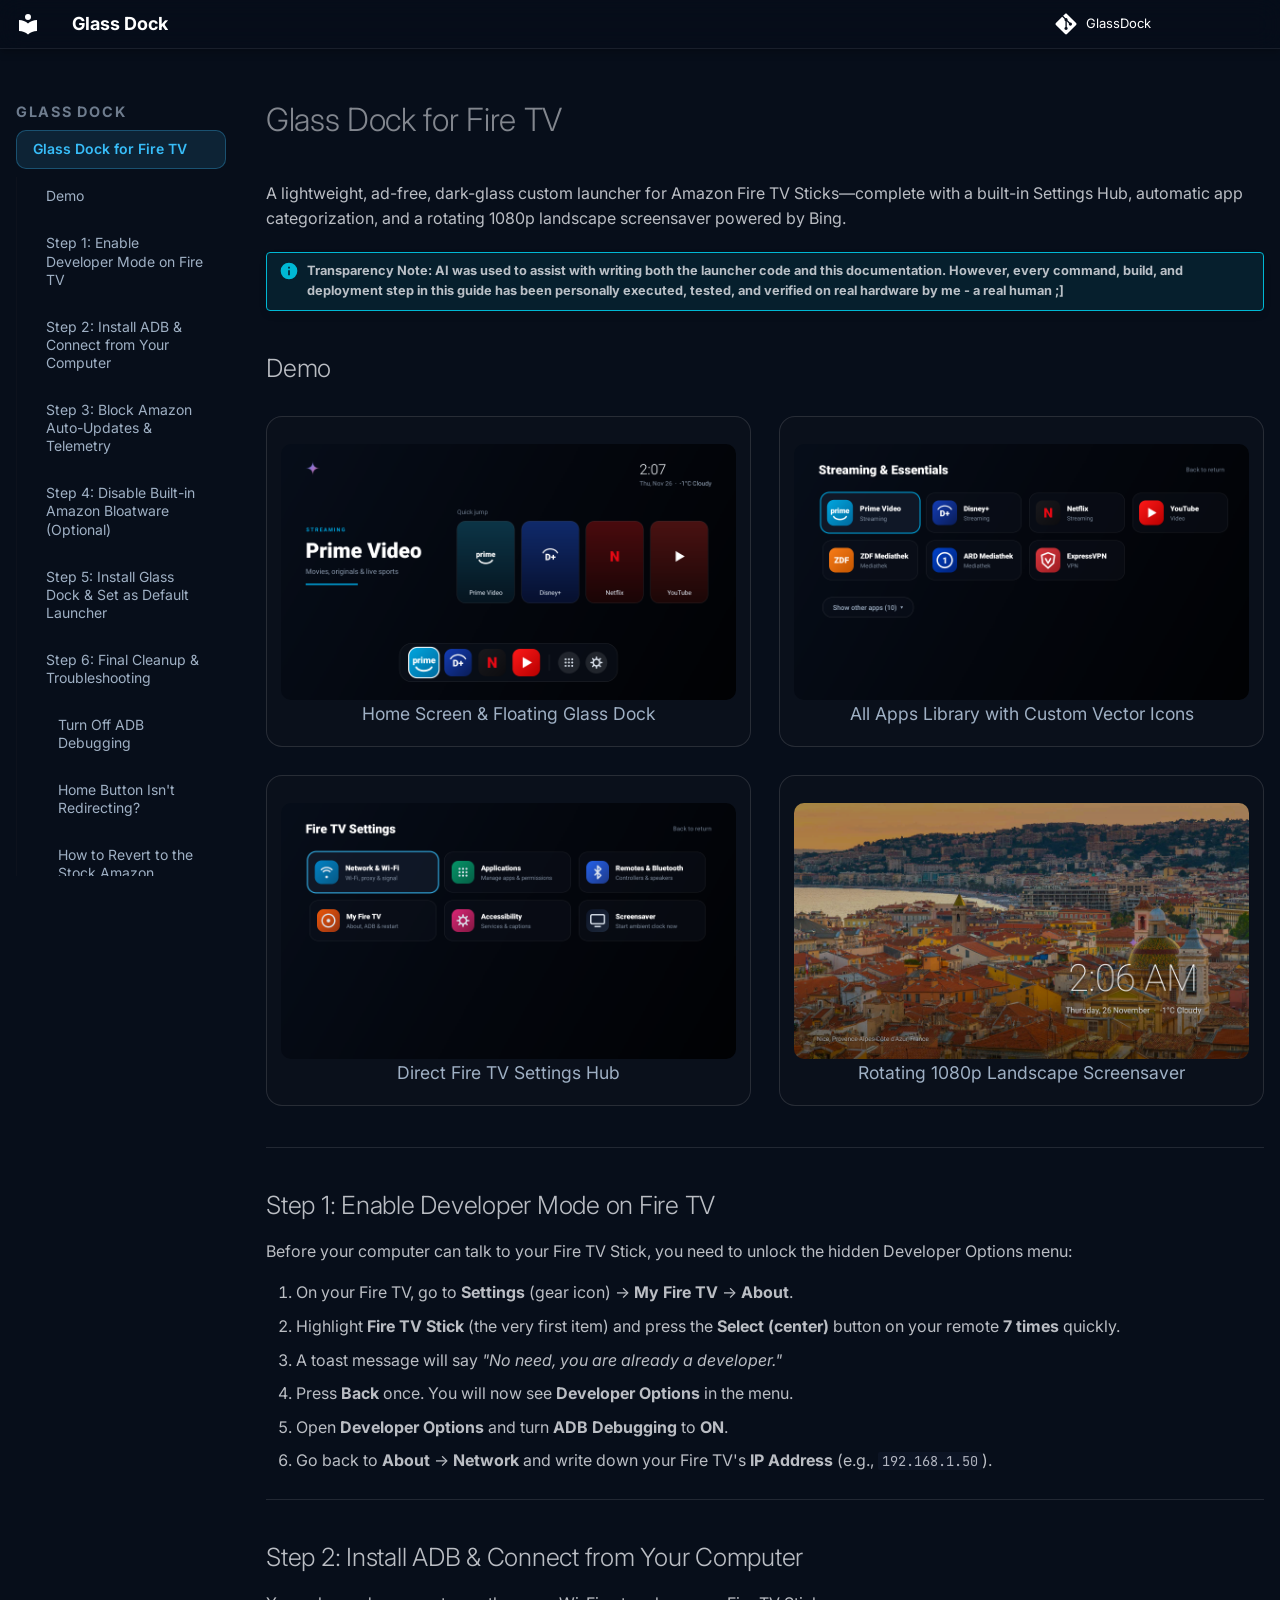
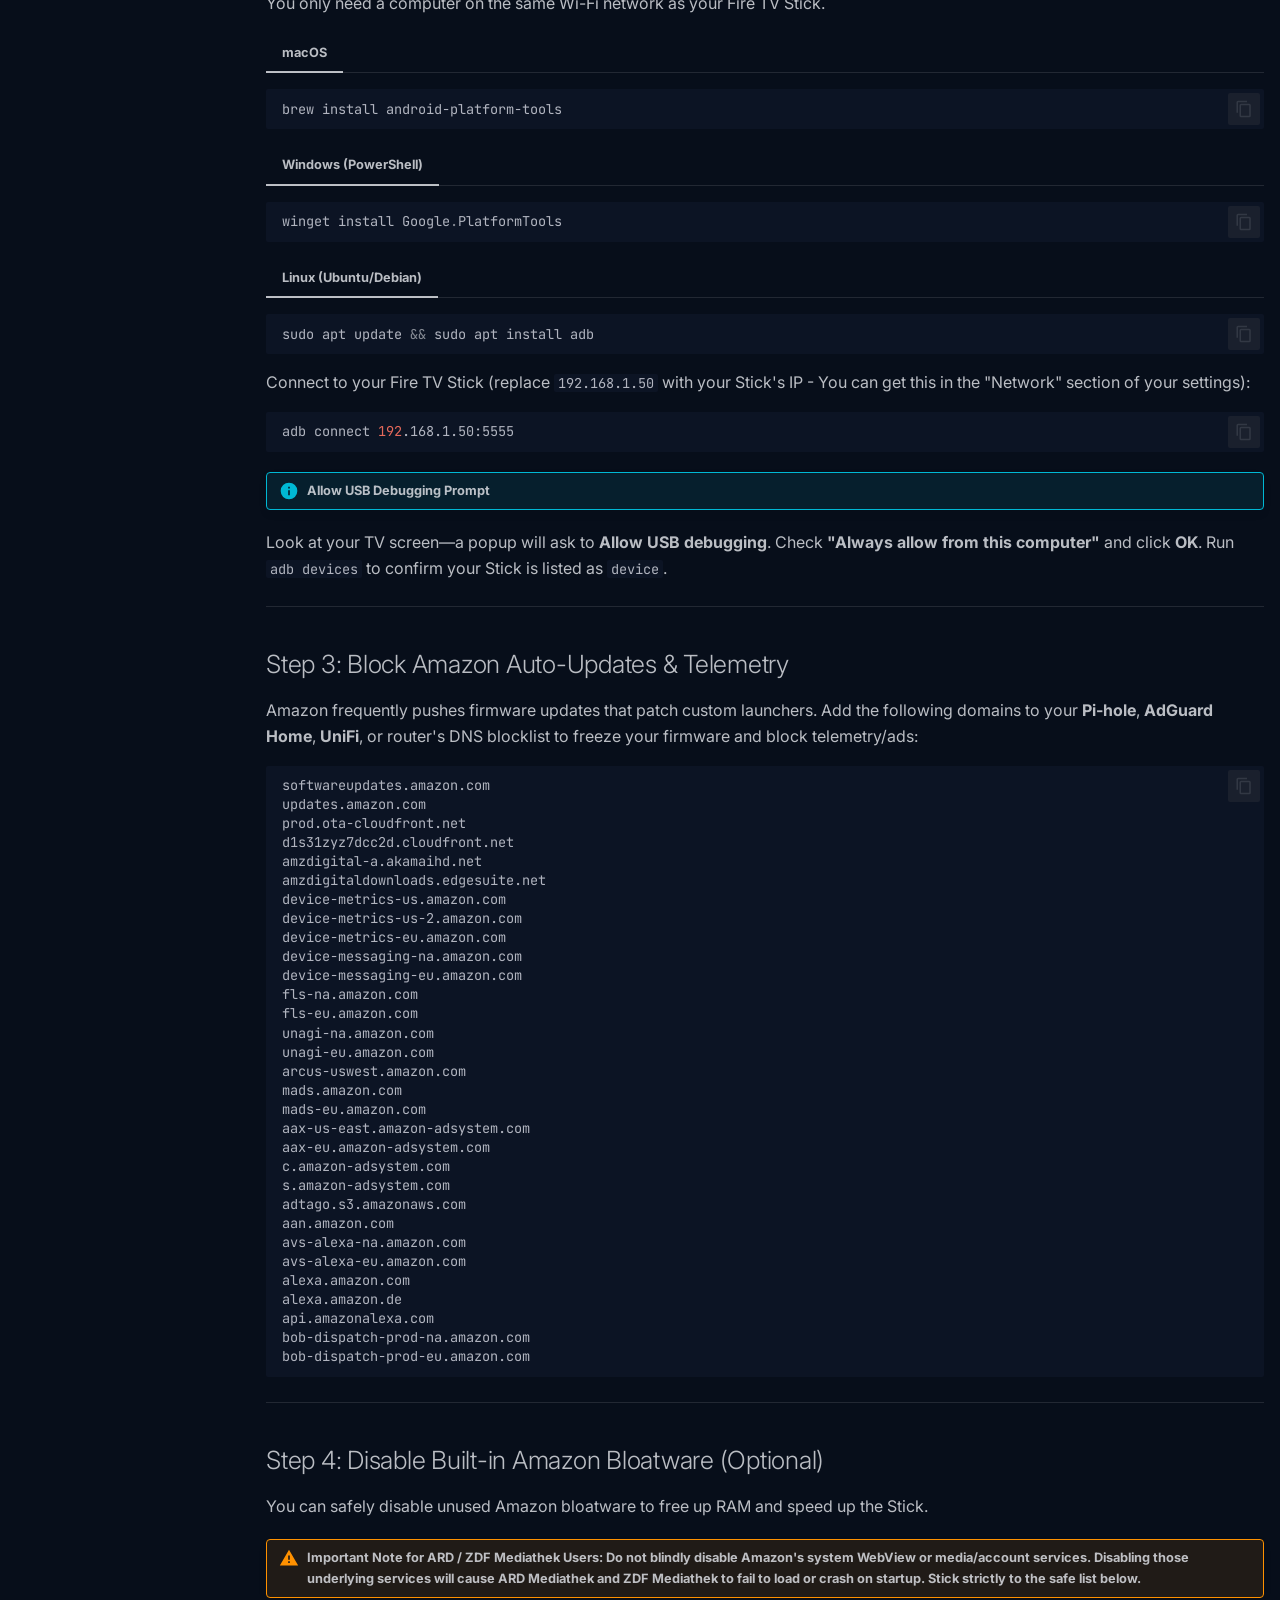
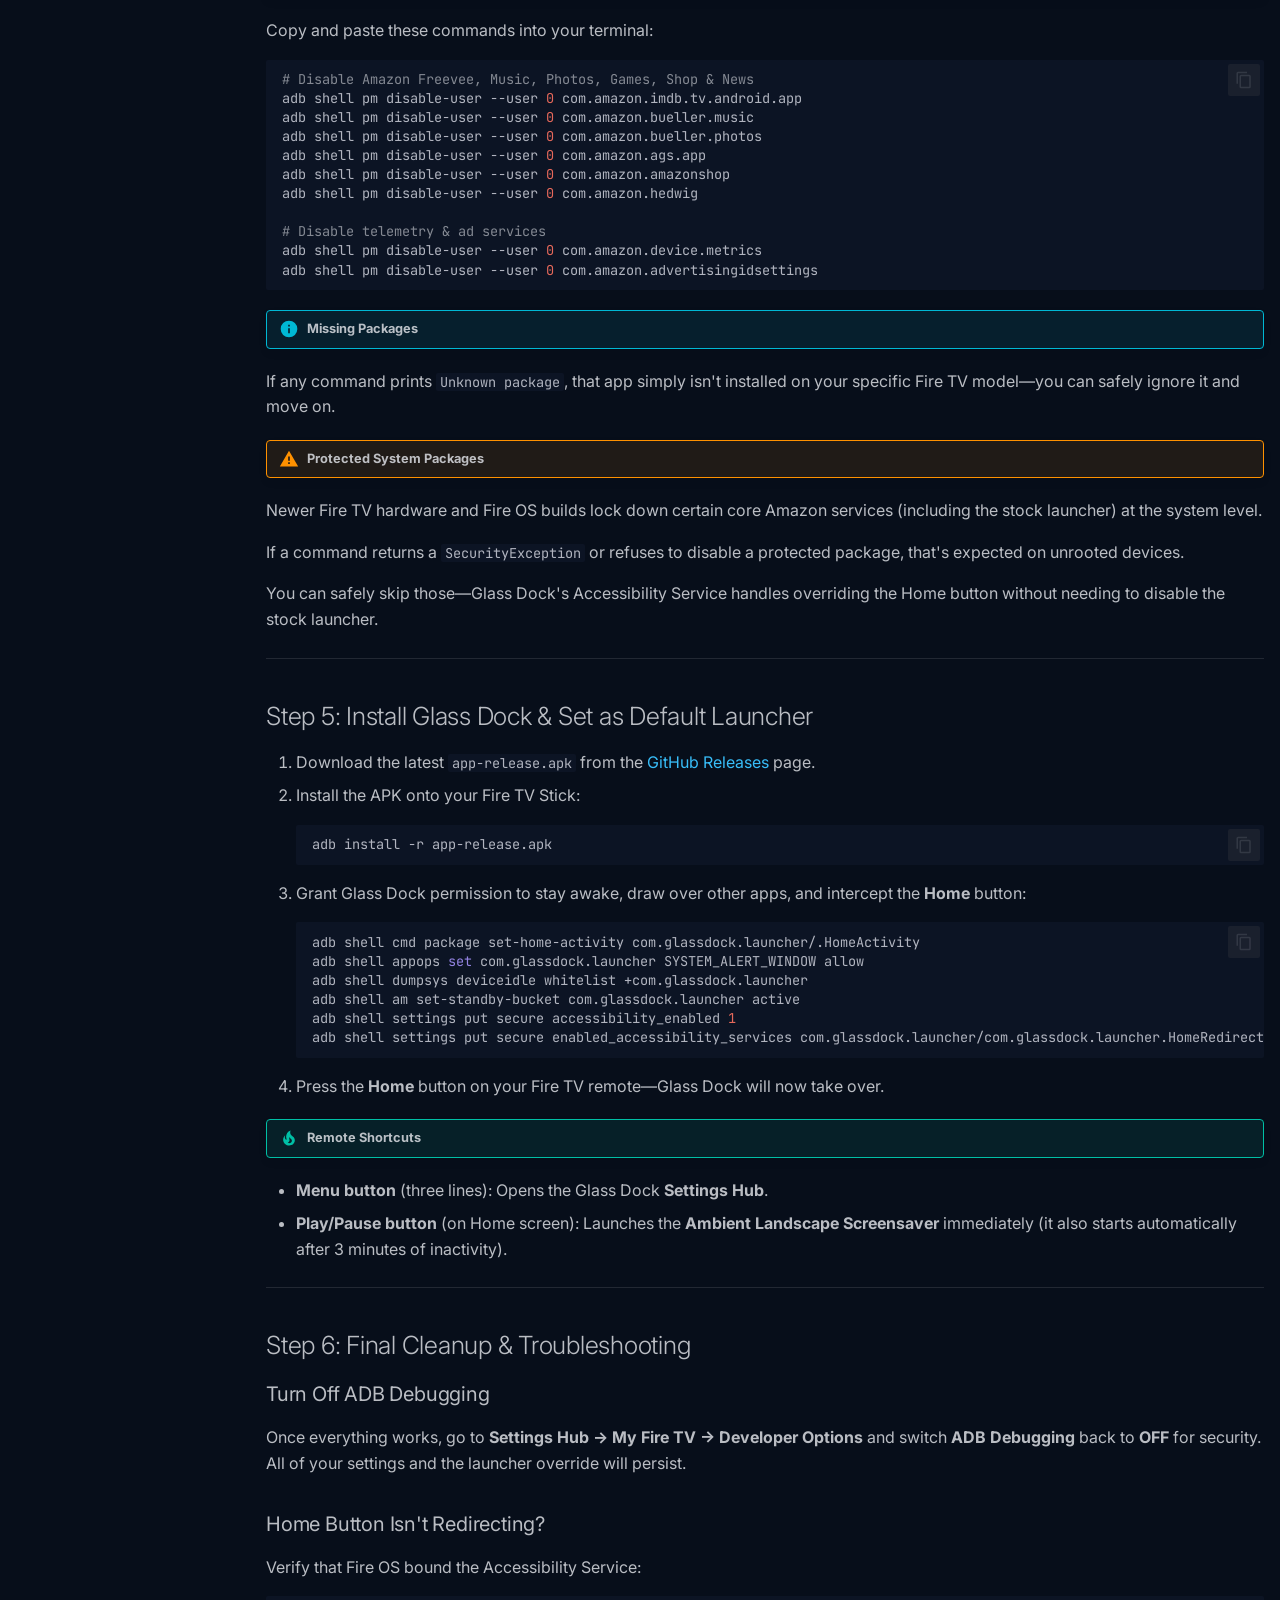
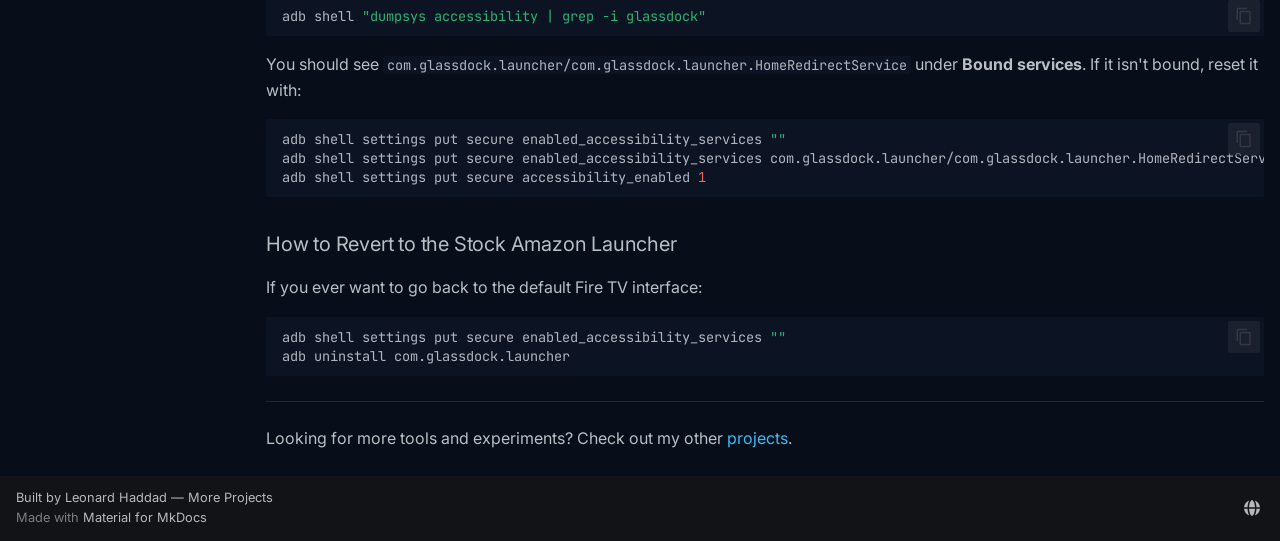
<file: index.html>
<!doctype html>
<html lang="en" class="no-js">
  <head>
    
      <meta charset="utf-8">
      <meta name="viewport" content="width=device-width,initial-scale=1">
      
        <meta name="description" content="A clean, debloated, modern custom launcher for Fire TV Stick.">
      
      
      
      
      
      
        
      
      
      <link rel="icon" href="assets/images/favicon.png">
      <meta name="generator" content="mkdocs-1.6.1, mkdocs-material-9.8.2">
    
    
      
        <title>Glass Dock</title>
      
    
    
      <link rel="stylesheet" href="assets/stylesheets/main.57a0d79d.min.css">
      
        
        <link rel="stylesheet" href="assets/stylesheets/palette.fb2fffe2.min.css">
      
      


    
    
      
    
    
      
        
        
        <link rel="preconnect" href="https://fonts.gstatic.com" crossorigin>
        <link rel="stylesheet" href="https://fonts.googleapis.com/css?family=Inter:300,300i,400,400i,700,700i%7CJetBrains+Mono:400,400i,700,700i&display=fallback">
        <style>:root{--md-text-font:"Inter";--md-code-font:"JetBrains Mono"}</style>
      
    
    
      <link rel="stylesheet" href="stylesheets/extra.css">
    
    <script>__md_scope=new URL(".",location),__md_hash=e=>[...e].reduce(((e,_)=>(e<<5)-e+_.charCodeAt(0)),0),__md_get=(e,_=localStorage,t=__md_scope)=>JSON.parse(_.getItem(t.pathname+"."+e)),__md_set=(e,_,t=localStorage,a=__md_scope)=>{try{t.setItem(a.pathname+"."+e,JSON.stringify(_))}catch(e){}}</script>
    
      

    
    
  </head>
  
  
    
    
    
    
    
    <body dir="ltr" data-md-color-scheme="slate" data-md-color-primary="custom" data-md-color-accent="light-blue">
  
    
    <input class="md-toggle" data-md-toggle="drawer" type="checkbox" id="__drawer" autocomplete="off">
    <input class="md-toggle" data-md-toggle="search" type="checkbox" id="__search" autocomplete="off">
    <label class="md-overlay" for="__drawer"></label>
    <div data-md-component="skip">
      
        
        <a href="#glass-dock-for-fire-tv" class="md-skip">
          Skip to content
        </a>
      
    </div>
    <div data-md-component="announce">
      
    </div>
    
    
      

  

<header class="md-header md-header--shadow" data-md-component="header">
  <nav class="md-header__inner md-grid" aria-label="Header">
    <a href="." title="Glass Dock" class="md-header__button md-logo" aria-label="Glass Dock" data-md-component="logo">
      
  
  <svg xmlns="http://www.w3.org/2000/svg" viewBox="0 0 24 24"><path d="M12 8a3 3 0 0 0 3-3 3 3 0 0 0-3-3 3 3 0 0 0-3 3 3 3 0 0 0 3 3m0 3.54C9.64 9.35 6.5 8 3 8v11c3.5 0 6.64 1.35 9 3.54 2.36-2.19 5.5-3.54 9-3.54V8c-3.5 0-6.64 1.35-9 3.54"/></svg>

    </a>
    <label class="md-header__button md-icon" for="__drawer">
      
      <svg xmlns="http://www.w3.org/2000/svg" viewBox="0 0 24 24"><path d="M3 6h18v2H3zm0 5h18v2H3zm0 5h18v2H3z"/></svg>
    </label>
    <div class="md-header__title" data-md-component="header-title">
      <div class="md-header__ellipsis">
        <div class="md-header__topic">
          <span class="md-ellipsis">
            Glass Dock
          </span>
        </div>
        <div class="md-header__topic" data-md-component="header-topic">
          <span class="md-ellipsis">
            
              Glass Dock for Fire TV
            
          </span>
        </div>
      </div>
    </div>
    
      
    
    
    
    
    
      <div class="md-header__source">
        <a href="https://github.com/leolion3/GlassDock" title="Go to repository" class="md-source" data-md-component="source">
  <div class="md-source__icon md-icon">
    
    <svg xmlns="http://www.w3.org/2000/svg" viewBox="0 0 448 512"><!--! Font Awesome Free 7.1.0 by @fontawesome - https://fontawesome.com License - https://fontawesome.com/license/free (Icons: CC BY 4.0, Fonts: SIL OFL 1.1, Code: MIT License) Copyright 2025 Fonticons, Inc.--><path d="M439.6 236.1 244 40.5c-5.4-5.5-12.8-8.5-20.4-8.5s-15 3-20.4 8.4L162.5 81l51.5 51.5c27.1-9.1 52.7 16.8 43.4 43.7l49.7 49.7c34.2-11.8 61.2 31 35.5 56.7-26.5 26.5-70.2-2.9-56-37.3L240.3 199v121.9c25.3 12.5 22.3 41.8 9.1 55-6.4 6.4-15.2 10.1-24.3 10.1s-17.8-3.6-24.3-10.1c-17.6-17.6-11.1-46.9 11.2-56v-123c-20.8-8.5-24.6-30.7-18.6-45L142.6 101 8.5 235.1C3 240.6 0 247.9 0 255.5s3 15 8.5 20.4l195.6 195.7c5.4 5.4 12.7 8.4 20.4 8.4s15-3 20.4-8.4l194.7-194.7c5.4-5.4 8.4-12.8 8.4-20.4s-3-15-8.4-20.4"/></svg>
  </div>
  <div class="md-source__repository">
    GlassDock
  </div>
</a>
      </div>
    
  </nav>
  
</header>
    
    <div class="md-container" data-md-component="container">
      
      
        
          
        
      
      <main class="md-main" data-md-component="main">
        <div class="md-main__inner md-grid">
          
            
              
              <div class="md-sidebar md-sidebar--primary" data-md-component="sidebar" data-md-type="navigation" >
                <div class="md-sidebar__scrollwrap">
                  <div class="md-sidebar__inner">
                    



  

<nav class="md-nav md-nav--primary md-nav--integrated" aria-label="Navigation" data-md-level="0">
  <label class="md-nav__title" for="__drawer">
    <a href="." title="Glass Dock" class="md-nav__button md-logo" aria-label="Glass Dock" data-md-component="logo">
      
  
  <svg xmlns="http://www.w3.org/2000/svg" viewBox="0 0 24 24"><path d="M12 8a3 3 0 0 0 3-3 3 3 0 0 0-3-3 3 3 0 0 0-3 3 3 3 0 0 0 3 3m0 3.54C9.64 9.35 6.5 8 3 8v11c3.5 0 6.64 1.35 9 3.54 2.36-2.19 5.5-3.54 9-3.54V8c-3.5 0-6.64 1.35-9 3.54"/></svg>

    </a>
    Glass Dock
  </label>
  
    <div class="md-nav__source">
      <a href="https://github.com/leolion3/GlassDock" title="Go to repository" class="md-source" data-md-component="source">
  <div class="md-source__icon md-icon">
    
    <svg xmlns="http://www.w3.org/2000/svg" viewBox="0 0 448 512"><!--! Font Awesome Free 7.1.0 by @fontawesome - https://fontawesome.com License - https://fontawesome.com/license/free (Icons: CC BY 4.0, Fonts: SIL OFL 1.1, Code: MIT License) Copyright 2025 Fonticons, Inc.--><path d="M439.6 236.1 244 40.5c-5.4-5.5-12.8-8.5-20.4-8.5s-15 3-20.4 8.4L162.5 81l51.5 51.5c27.1-9.1 52.7 16.8 43.4 43.7l49.7 49.7c34.2-11.8 61.2 31 35.5 56.7-26.5 26.5-70.2-2.9-56-37.3L240.3 199v121.9c25.3 12.5 22.3 41.8 9.1 55-6.4 6.4-15.2 10.1-24.3 10.1s-17.8-3.6-24.3-10.1c-17.6-17.6-11.1-46.9 11.2-56v-123c-20.8-8.5-24.6-30.7-18.6-45L142.6 101 8.5 235.1C3 240.6 0 247.9 0 255.5s3 15 8.5 20.4l195.6 195.7c5.4 5.4 12.7 8.4 20.4 8.4s15-3 20.4-8.4l194.7-194.7c5.4-5.4 8.4-12.8 8.4-20.4s-3-15-8.4-20.4"/></svg>
  </div>
  <div class="md-source__repository">
    GlassDock
  </div>
</a>
    </div>
  
  <ul class="md-nav__list" data-md-scrollfix>
    
      
      
  
  
    
  
  
  
    <li class="md-nav__item md-nav__item--active">
      
      <input class="md-nav__toggle md-toggle" type="checkbox" id="__toc">
      
      
        
      
      
        <label class="md-nav__link md-nav__link--active" for="__toc">
          
  
  
  <span class="md-ellipsis">
    
  
    Glass Dock for Fire TV
  

    
  </span>
  
  

          <span class="md-nav__icon md-icon"></span>
        </label>
      
      <a href="." class="md-nav__link md-nav__link--active">
        
  
  
  <span class="md-ellipsis">
    
  
    Glass Dock for Fire TV
  

    
  </span>
  
  

      </a>
      
        

<nav class="md-nav md-nav--secondary" aria-label="Table of contents">
  
  
  
    
  
  
    <label class="md-nav__title" for="__toc">
      <span class="md-nav__icon md-icon"></span>
      Table of contents
    </label>
    <ul class="md-nav__list" data-md-component="toc" data-md-scrollfix>
      
        <li class="md-nav__item">
  <a href="#demo" class="md-nav__link">
    <span class="md-ellipsis">
      
        Demo
      
    </span>
  </a>
  
</li>
      
        <li class="md-nav__item">
  <a href="#step-1-enable-developer-mode-on-fire-tv" class="md-nav__link">
    <span class="md-ellipsis">
      
        Step 1: Enable Developer Mode on Fire TV
      
    </span>
  </a>
  
</li>
      
        <li class="md-nav__item">
  <a href="#step-2-install-adb-connect-from-your-computer" class="md-nav__link">
    <span class="md-ellipsis">
      
        Step 2: Install ADB &amp; Connect from Your Computer
      
    </span>
  </a>
  
</li>
      
        <li class="md-nav__item">
  <a href="#step-3-block-amazon-auto-updates-telemetry" class="md-nav__link">
    <span class="md-ellipsis">
      
        Step 3: Block Amazon Auto-Updates &amp; Telemetry
      
    </span>
  </a>
  
</li>
      
        <li class="md-nav__item">
  <a href="#step-4-disable-built-in-amazon-bloatware-optional" class="md-nav__link">
    <span class="md-ellipsis">
      
        Step 4: Disable Built-in Amazon Bloatware (Optional)
      
    </span>
  </a>
  
</li>
      
        <li class="md-nav__item">
  <a href="#step-5-install-glass-dock-set-as-default-launcher" class="md-nav__link">
    <span class="md-ellipsis">
      
        Step 5: Install Glass Dock &amp; Set as Default Launcher
      
    </span>
  </a>
  
</li>
      
        <li class="md-nav__item">
  <a href="#step-6-final-cleanup-troubleshooting" class="md-nav__link">
    <span class="md-ellipsis">
      
        Step 6: Final Cleanup &amp; Troubleshooting
      
    </span>
  </a>
  
    <nav class="md-nav" aria-label="Step 6: Final Cleanup &amp; Troubleshooting">
      <ul class="md-nav__list">
        
          <li class="md-nav__item">
  <a href="#turn-off-adb-debugging" class="md-nav__link">
    <span class="md-ellipsis">
      
        Turn Off ADB Debugging
      
    </span>
  </a>
  
</li>
        
          <li class="md-nav__item">
  <a href="#home-button-isnt-redirecting" class="md-nav__link">
    <span class="md-ellipsis">
      
        Home Button Isn't Redirecting?
      
    </span>
  </a>
  
</li>
        
          <li class="md-nav__item">
  <a href="#how-to-revert-to-the-stock-amazon-launcher" class="md-nav__link">
    <span class="md-ellipsis">
      
        How to Revert to the Stock Amazon Launcher
      
    </span>
  </a>
  
</li>
        
      </ul>
    </nav>
  
</li>
      
    </ul>
  
</nav>
      
    </li>
  

    
  </ul>
</nav>
                  </div>
                </div>
              </div>
            
            
          
          
            <div class="md-content" data-md-component="content">
              
              <article class="md-content__inner md-typeset">
                
                  


  
  


<h1 id="glass-dock-for-fire-tv">Glass Dock for Fire TV</h1>
<p>A lightweight, ad-free, dark-glass custom launcher for Amazon Fire TV Sticks—complete with a
built-in Settings Hub, automatic app categorization, and a rotating 1080p landscape screensaver powered by Bing.</p>
<div class="admonition info">
<p class="admonition-title">Transparency Note: AI was used to assist with writing both the launcher code and this documentation. However, every command, build, and deployment step in this guide has been personally executed, tested, and verified on real hardware by me - a real human ;]</p>
</div>
<h2 id="demo">Demo</h2>
<div class="demo-grid">
<div class="demo-card">
<p><img alt="Glass Dock Home Screen" src="static/img/launcher.png" />
Home Screen &amp; Floating Glass Dock</p>
</div>
<div class="demo-card">
<p><img alt="All Apps Library" src="static/img/allapps.png" />
All Apps Library with Custom Vector Icons</p>
</div>
<div class="demo-card">
<p><img alt="Settings Hub" src="static/img/settings.png" />
Direct Fire TV Settings Hub</p>
</div>
<div class="demo-card">
<p><img alt="Ambient Screensaver" src="static/img/screensaver.png" />
Rotating 1080p Landscape Screensaver</p>
</div>
</div>
<hr />
<h2 id="step-1-enable-developer-mode-on-fire-tv">Step 1: Enable Developer Mode on Fire TV</h2>
<p>Before your computer can talk to your Fire TV Stick, you need to unlock the hidden Developer Options
menu:</p>
<ol>
<li>On your Fire TV, go to <strong>Settings</strong> (gear icon) → <strong>My Fire TV</strong> → <strong>About</strong>.</li>
<li>Highlight <strong>Fire TV Stick</strong> (the very first item) and press the <strong>Select (center)</strong> button on
   your remote <strong>7 times</strong> quickly.</li>
<li>A toast message will say <em>"No need, you are already a developer."</em></li>
<li>Press <strong>Back</strong> once. You will now see <strong>Developer Options</strong> in the menu.</li>
<li>Open <strong>Developer Options</strong> and turn <strong>ADB Debugging</strong> to <strong>ON</strong>.</li>
<li>Go back to <strong>About</strong> → <strong>Network</strong> and write down your Fire TV's <strong>IP Address</strong> (e.g.,
   <code>192.168.1.50</code>).</li>
</ol>
<hr />
<h2 id="step-2-install-adb-connect-from-your-computer">Step 2: Install ADB &amp; Connect from Your Computer</h2>
<p>You only need a computer on the same Wi-Fi network as your Fire TV Stick.</p>
<div class="tabbed-set tabbed-alternate" data-tabs="1:1"><input checked="checked" id="__tabbed_1_1" name="__tabbed_1" type="radio" /><div class="tabbed-labels"><label for="__tabbed_1_1">macOS</label></div>
<div class="tabbed-content">
<div class="tabbed-block"></div>
</div>
</div>
<div class="highlight"><pre><span></span><code>brew<span class="w"> </span>install<span class="w"> </span>android-platform-tools
</code></pre></div>
<div class="tabbed-set tabbed-alternate" data-tabs="2:1"><input checked="checked" id="__tabbed_2_1" name="__tabbed_2" type="radio" /><div class="tabbed-labels"><label for="__tabbed_2_1">Windows (PowerShell)</label></div>
<div class="tabbed-content">
<div class="tabbed-block"></div>
</div>
</div>
<div class="highlight"><pre><span></span><code><span class="n">winget</span> <span class="n">install</span> <span class="n">Google</span><span class="p">.</span><span class="n">PlatformTools</span>
</code></pre></div>
<div class="tabbed-set tabbed-alternate" data-tabs="3:1"><input checked="checked" id="__tabbed_3_1" name="__tabbed_3" type="radio" /><div class="tabbed-labels"><label for="__tabbed_3_1">Linux (Ubuntu/Debian)</label></div>
<div class="tabbed-content">
<div class="tabbed-block"></div>
</div>
</div>
<div class="highlight"><pre><span></span><code>sudo<span class="w"> </span>apt<span class="w"> </span>update<span class="w"> </span><span class="o">&amp;&amp;</span><span class="w"> </span>sudo<span class="w"> </span>apt<span class="w"> </span>install<span class="w"> </span>adb
</code></pre></div>
<p>Connect to your Fire TV Stick (replace <code>192.168.1.50</code> with your Stick's IP - You can get this in the "Network" section of your settings):</p>
<div class="highlight"><pre><span></span><code>adb<span class="w"> </span>connect<span class="w"> </span><span class="m">192</span>.168.1.50:5555
</code></pre></div>
<div class="admonition info">
<p class="admonition-title">Allow USB Debugging Prompt</p>
</div>
<p>Look at your TV screen—a popup will ask to <strong>Allow USB debugging</strong>. Check <strong>"Always allow from this
computer"</strong> and click <strong>OK</strong>. Run <code>adb devices</code> to confirm your Stick is listed as <code>device</code>.</p>
<hr />
<h2 id="step-3-block-amazon-auto-updates-telemetry">Step 3: Block Amazon Auto-Updates &amp; Telemetry</h2>
<p>Amazon frequently pushes firmware updates that patch custom launchers. Add the following domains to
your <strong>Pi-hole</strong>, <strong>AdGuard Home</strong>, <strong>UniFi</strong>, or router's DNS blocklist to freeze your firmware and
block telemetry/ads:</p>
<div class="highlight"><pre><span></span><code>softwareupdates.amazon.com
updates.amazon.com
prod.ota-cloudfront.net
d1s31zyz7dcc2d.cloudfront.net
amzdigital-a.akamaihd.net
amzdigitaldownloads.edgesuite.net
device-metrics-us.amazon.com
device-metrics-us-2.amazon.com
device-metrics-eu.amazon.com
device-messaging-na.amazon.com
device-messaging-eu.amazon.com
fls-na.amazon.com
fls-eu.amazon.com
unagi-na.amazon.com
unagi-eu.amazon.com
arcus-uswest.amazon.com
mads.amazon.com
mads-eu.amazon.com
aax-us-east.amazon-adsystem.com
aax-eu.amazon-adsystem.com
c.amazon-adsystem.com
s.amazon-adsystem.com
adtago.s3.amazonaws.com
aan.amazon.com
avs-alexa-na.amazon.com
avs-alexa-eu.amazon.com
alexa.amazon.com
alexa.amazon.de
api.amazonalexa.com
bob-dispatch-prod-na.amazon.com
bob-dispatch-prod-eu.amazon.com
</code></pre></div>
<hr />
<h2 id="step-4-disable-built-in-amazon-bloatware-optional">Step 4: Disable Built-in Amazon Bloatware (Optional)</h2>
<p>You can safely disable unused Amazon bloatware to free up RAM and speed up the Stick.</p>
<div class="admonition warning">
<p class="admonition-title">Important Note for ARD / ZDF Mediathek Users: Do <strong>not</strong> blindly disable Amazon's system WebView or media/account services. Disabling those underlying services will cause <strong>ARD Mediathek</strong> and <strong>ZDF Mediathek</strong> to fail to load or crash on startup. Stick strictly to the safe list below.</p>
</div>
<p>Copy and paste these commands into your terminal:</p>
<div class="highlight"><pre><span></span><code><span class="c1"># Disable Amazon Freevee, Music, Photos, Games, Shop &amp; News</span>
adb<span class="w"> </span>shell<span class="w"> </span>pm<span class="w"> </span>disable-user<span class="w"> </span>--user<span class="w"> </span><span class="m">0</span><span class="w"> </span>com.amazon.imdb.tv.android.app
adb<span class="w"> </span>shell<span class="w"> </span>pm<span class="w"> </span>disable-user<span class="w"> </span>--user<span class="w"> </span><span class="m">0</span><span class="w"> </span>com.amazon.bueller.music
adb<span class="w"> </span>shell<span class="w"> </span>pm<span class="w"> </span>disable-user<span class="w"> </span>--user<span class="w"> </span><span class="m">0</span><span class="w"> </span>com.amazon.bueller.photos
adb<span class="w"> </span>shell<span class="w"> </span>pm<span class="w"> </span>disable-user<span class="w"> </span>--user<span class="w"> </span><span class="m">0</span><span class="w"> </span>com.amazon.ags.app
adb<span class="w"> </span>shell<span class="w"> </span>pm<span class="w"> </span>disable-user<span class="w"> </span>--user<span class="w"> </span><span class="m">0</span><span class="w"> </span>com.amazon.amazonshop
adb<span class="w"> </span>shell<span class="w"> </span>pm<span class="w"> </span>disable-user<span class="w"> </span>--user<span class="w"> </span><span class="m">0</span><span class="w"> </span>com.amazon.hedwig

<span class="c1"># Disable telemetry &amp; ad services</span>
adb<span class="w"> </span>shell<span class="w"> </span>pm<span class="w"> </span>disable-user<span class="w"> </span>--user<span class="w"> </span><span class="m">0</span><span class="w"> </span>com.amazon.device.metrics
adb<span class="w"> </span>shell<span class="w"> </span>pm<span class="w"> </span>disable-user<span class="w"> </span>--user<span class="w"> </span><span class="m">0</span><span class="w"> </span>com.amazon.advertisingidsettings
</code></pre></div>
<div class="admonition info">
<p class="admonition-title">Missing Packages</p>
</div>
<p>If any command prints <code>Unknown package</code>, that app simply isn't installed on your specific Fire TV model—you can safely ignore it and move on.</p>
<div class="admonition warning">
<p class="admonition-title">Protected System Packages</p>
</div>
<p>Newer Fire TV hardware and Fire OS builds lock down certain core Amazon services (including the stock launcher) at the system level. </p>
<p>If a command returns a <code>SecurityException</code> or refuses to disable a protected package, that's expected on unrooted devices.</p>
<p>You can safely skip those—Glass Dock's Accessibility Service handles overriding the Home button without needing to disable the stock launcher.</p>
<hr />
<h2 id="step-5-install-glass-dock-set-as-default-launcher">Step 5: Install Glass Dock &amp; Set as Default Launcher</h2>
<ol>
<li>Download the latest <code>app-release.apk</code> from
   the <a href="https://github.com/leolion3/GlassDock/releases">GitHub Releases</a> page.</li>
<li>Install the APK onto your Fire TV Stick:
   <div class="highlight"><pre><span></span><code>adb<span class="w"> </span>install<span class="w"> </span>-r<span class="w"> </span>app-release.apk
</code></pre></div></li>
<li>Grant Glass Dock permission to stay awake, draw over other apps, and intercept the <strong>Home</strong>
   button:
   <div class="highlight"><pre><span></span><code>adb<span class="w"> </span>shell<span class="w"> </span>cmd<span class="w"> </span>package<span class="w"> </span>set-home-activity<span class="w"> </span>com.glassdock.launcher/.HomeActivity
adb<span class="w"> </span>shell<span class="w"> </span>appops<span class="w"> </span><span class="nb">set</span><span class="w"> </span>com.glassdock.launcher<span class="w"> </span>SYSTEM_ALERT_WINDOW<span class="w"> </span>allow
adb<span class="w"> </span>shell<span class="w"> </span>dumpsys<span class="w"> </span>deviceidle<span class="w"> </span>whitelist<span class="w"> </span>+com.glassdock.launcher
adb<span class="w"> </span>shell<span class="w"> </span>am<span class="w"> </span>set-standby-bucket<span class="w"> </span>com.glassdock.launcher<span class="w"> </span>active
adb<span class="w"> </span>shell<span class="w"> </span>settings<span class="w"> </span>put<span class="w"> </span>secure<span class="w"> </span>accessibility_enabled<span class="w"> </span><span class="m">1</span>
adb<span class="w"> </span>shell<span class="w"> </span>settings<span class="w"> </span>put<span class="w"> </span>secure<span class="w"> </span>enabled_accessibility_services<span class="w"> </span>com.glassdock.launcher/com.glassdock.launcher.HomeRedirectService
</code></pre></div></li>
<li>Press the <strong>Home</strong> button on your Fire TV remote—Glass Dock will now take over.</li>
</ol>
<div class="admonition tip">
<p class="admonition-title">Remote Shortcuts</p>
</div>
<ul>
<li><strong>Menu button</strong> (three lines): Opens the Glass Dock <strong>Settings Hub</strong>.</li>
<li><strong>Play/Pause button</strong> (on Home screen): Launches the <strong>Ambient Landscape Screensaver</strong> immediately
  (it also starts automatically after 3 minutes of inactivity).</li>
</ul>
<hr />
<h2 id="step-6-final-cleanup-troubleshooting">Step 6: Final Cleanup &amp; Troubleshooting</h2>
<h3 id="turn-off-adb-debugging">Turn Off ADB Debugging</h3>
<p>Once everything works, go to <strong>Settings Hub → My Fire TV → Developer Options</strong> and switch <strong>ADB
Debugging</strong> back to <strong>OFF</strong> for security. All of your settings and the launcher override will
persist.</p>
<h3 id="home-button-isnt-redirecting">Home Button Isn't Redirecting?</h3>
<p>Verify that Fire OS bound the Accessibility Service:</p>
<div class="highlight"><pre><span></span><code>adb<span class="w"> </span>shell<span class="w"> </span><span class="s2">"dumpsys accessibility | grep -i glassdock"</span>
</code></pre></div>
<p>You should see <code>com.glassdock.launcher/com.glassdock.launcher.HomeRedirectService</code> under <strong>Bound
services</strong>. If it isn't bound, reset it with:</p>
<div class="highlight"><pre><span></span><code>adb<span class="w"> </span>shell<span class="w"> </span>settings<span class="w"> </span>put<span class="w"> </span>secure<span class="w"> </span>enabled_accessibility_services<span class="w"> </span><span class="s2">""</span>
adb<span class="w"> </span>shell<span class="w"> </span>settings<span class="w"> </span>put<span class="w"> </span>secure<span class="w"> </span>enabled_accessibility_services<span class="w"> </span>com.glassdock.launcher/com.glassdock.launcher.HomeRedirectService
adb<span class="w"> </span>shell<span class="w"> </span>settings<span class="w"> </span>put<span class="w"> </span>secure<span class="w"> </span>accessibility_enabled<span class="w"> </span><span class="m">1</span>
</code></pre></div>
<h3 id="how-to-revert-to-the-stock-amazon-launcher">How to Revert to the Stock Amazon Launcher</h3>
<p>If you ever want to go back to the default Fire TV interface:</p>
<div class="highlight"><pre><span></span><code>adb<span class="w"> </span>shell<span class="w"> </span>settings<span class="w"> </span>put<span class="w"> </span>secure<span class="w"> </span>enabled_accessibility_services<span class="w"> </span><span class="s2">""</span>
adb<span class="w"> </span>uninstall<span class="w"> </span>com.glassdock.launcher
</code></pre></div>
<hr />
<p>Looking for more tools and experiments? Check out my other <a href="https://leonardhaddad.com">projects</a>.</p>












                
              </article>
            </div>
          
          
<script>var target=document.getElementById(location.hash.slice(1));target&&target.name&&(target.checked=target.name.startsWith("__tabbed_"))</script>
        </div>
        
          <button type="button" class="md-top md-icon" data-md-component="top" hidden>
  
  <svg xmlns="http://www.w3.org/2000/svg" viewBox="0 0 24 24"><path d="M13 20h-2V8l-5.5 5.5-1.42-1.42L12 4.16l7.92 7.92-1.42 1.42L13 8z"/></svg>
  Back to top
</button>
        
      </main>
      
        <footer class="md-footer">
  
  <div class="md-footer-meta md-typeset">
    <div class="md-footer-meta__inner md-grid">
      <div class="md-copyright">
  
    <div class="md-copyright__highlight">
      Built by <a href="https://leonardhaddad.com" target="_blank" rel="noopener">Leonard Haddad</a> — <a href="https://leonardhaddad.com" target="_blank" rel="noopener">More Projects</a>
    </div>
  
  
    Made with
    <a href="https://squidfunk.github.io/mkdocs-material/" target="_blank" rel="noopener">
      Material for MkDocs
    </a>
  
</div>
      
        
<div class="md-social">
  
    
    
    
    
    <a href="https://leonardhaddad.com" target="_blank" rel="noopener" title="More Projects by Leonard Haddad" class="md-social__link">
      <svg xmlns="http://www.w3.org/2000/svg" viewBox="0 0 512 512"><!--! Font Awesome Free 7.1.0 by @fontawesome - https://fontawesome.com License - https://fontawesome.com/license/free (Icons: CC BY 4.0, Fonts: SIL OFL 1.1, Code: MIT License) Copyright 2025 Fonticons, Inc.--><path d="M351.9 280H161c2.9 64.5 17.2 123.9 37.5 167.4 11.4 24.5 23.7 41.8 35.1 52.4 11.2 10.5 18.9 12.2 22.9 12.2s11.7-1.7 22.9-12.2c11.4-10.6 23.7-28 35.1-52.4 20.3-43.5 34.6-102.9 37.5-167.4zm-191-48h190.9c-2.8-64.5-17.1-123.9-37.4-167.4-11.4-24.4-23.7-41.8-35.1-52.4C268.1 1.7 260.4 0 256.4 0s-11.7 1.7-22.9 12.2c-11.4 10.6-23.7 28-35.1 52.4-20.3 43.5-34.6 102.9-37.5 167.4m-48 0c3.5-85.6 25.6-165.1 57.9-217.3C78.7 47.3 10.9 131.2 1.5 232zM1.5 280c9.4 100.8 77.2 184.7 169.3 217.3-32.3-52.2-54.4-131.7-57.9-217.3zm398.4 0c-3.5 85.6-25.6 165.1-57.9 217.3 92.1-32.7 159.9-116.5 169.3-217.3zm111.4-48C501.9 131.2 434.1 47.3 342 14.7c32.3 52.2 54.4 131.7 57.9 217.3z"/></svg>
    </a>
  
</div>
      
    </div>
  </div>
</footer>
      
    </div>
    <div class="md-dialog" data-md-component="dialog">
      <div class="md-dialog__inner md-typeset"></div>
    </div>
    
    
    
      
      
      <script id="__config" type="application/json">{"annotate": null, "base": ".", "features": ["content.code.copy", "navigation.instant", "navigation.top", "toc.integrate"], "search": "assets/javascripts/workers/search.a7633da7.min.js", "tags": null, "translations": {"clipboard.copied": "Copied to clipboard", "clipboard.copy": "Copy to clipboard", "search.result.more.one": "1 more on this page", "search.result.more.other": "# more on this page", "search.result.none": "No matching documents", "search.result.one": "1 matching document", "search.result.other": "# matching documents", "search.result.placeholder": "Type to start searching", "search.result.term.missing": "Missing", "select.version": "Select version"}, "version": null}</script>
    
    
      <script src="assets/javascripts/bundle.a5f9d56c.min.js"></script>
      
        <script src="javascripts/lightbox.js"></script>
      
    
  </body>
</html>
</file>
<file: stylesheets/extra.css>
:root,
[data-md-color-scheme="slate"] {
  --md-default-bg-color: #070e1a;
  --md-default-bg-color--light: #0d1526;
  --md-primary-fg-color: #0d121d;
  --md-accent-fg-color: #38bdf8;
  --md-code-bg-color: #0c1424;
  --md-typeset-a-color: #38bdf8;
}

/* Slightly wider content area so the 2x2 screenshots feel big */
.md-grid {
  max-width: 74rem;
}

.md-header {
  background: rgba(7, 14, 26, 0.85);
  backdrop-filter: blur(12px);
  border-bottom: 1px solid rgba(255, 255, 255, 0.08);
}

/* Modern glass-pill left-hand navigation */
.md-sidebar--primary .md-nav__title {
  font-size: 0.72rem;
  text-transform: uppercase;
  letter-spacing: 0.12em;
  color: #6e7c8e;
  background: transparent;
  box-shadow: none;
}

.md-sidebar--primary .md-nav__item {
  margin: 0.18rem 0;
}

.md-sidebar--primary .md-nav__link {
  padding: 0.45rem 0.8rem;
  border-radius: 10px;
  color: #9fb0c4;
  border: 1px solid transparent;
  transition: background 0.15s ease, color 0.15s ease, border-color 0.15s ease;
}

.md-sidebar--primary .md-nav__link:hover {
  background: rgba(255, 255, 255, 0.05);
  color: #eef2f6;
}

.md-sidebar--primary .md-nav__link--active {
  background: rgba(56, 189, 248, 0.12);
  border-color: rgba(56, 189, 248, 0.3);
  color: #38bdf8;
  font-weight: 600;
}

/* Bigger 2x2 demo screenshot grid */
.demo-grid {
  display: grid;
  grid-template-columns: repeat(2, 1fr);
  gap: 1.4rem;
  margin: 1.5rem 0 2rem;
}

@media (max-width: 768px) {
  .demo-grid {
    grid-template-columns: 1fr;
  }
}

.demo-card {
  background: rgba(13, 18, 29, 0.75);
  border: 1px solid rgba(255, 255, 255, 0.12);
  border-radius: 16px;
  padding: 0.7rem;
  text-align: center;
  transition: transform 0.2s ease, border-color 0.2s ease;
}

.demo-card:hover {
  transform: translateY(-2px);
  border-color: rgba(56, 189, 248, 0.45);
}

.demo-card img {
  border-radius: 10px;
  width: 100%;
  display: block;
  cursor: zoom-in;
}

.demo-card p {
  margin: 0.65rem 0 0.2rem;
  font-size: 0.88rem;
  color: #9fb0c4;
}

/* Click-to-expand lightbox overlay */
.gd-lightbox {
  position: fixed;
  inset: 0;
  z-index: 9999;
  display: flex;
  align-items: center;
  justify-content: center;
  background: rgba(4, 7, 14, 0.88);
  backdrop-filter: blur(10px);
  opacity: 0;
  pointer-events: none;
  transition: opacity 0.2s ease;
  cursor: zoom-out;
  padding: 2rem;
}

.gd-lightbox.open {
  opacity: 1;
  pointer-events: auto;
}

.gd-lightbox img {
  max-width: 92vw;
  max-height: 90vh;
  border-radius: 14px;
  border: 1px solid rgba(255, 255, 255, 0.16);
  box-shadow: 0 24px 60px rgba(0, 0, 0, 0.7);
}
</file>
<file: assets/stylesheets/main.57a0d79d.min.css>
@charset "UTF-8";html{box-sizing:border-box;-webkit-text-size-adjust:none;-moz-text-size-adjust:none;text-size-adjust:none}*,:after,:before{box-sizing:inherit}@media(prefers-reduced-motion){*,:after,:before{transition:none!important}}body{margin:0;-webkit-font-smoothing:antialiased;-moz-osx-font-smoothing:grayscale;--md-text-font-family:var(--md-text-font, _),
    -apple-system, BlinkMacSystemFont, Helvetica, Arial, sans-serif;--md-code-font-family:var(--md-code-font, _),
    SFMono-Regular, Consolas, Menlo, monospace}.md-typeset code:not(.focus-visible),a,button,input,label{-webkit-tap-highlight-color:transparent}a{color:inherit;text-decoration:none}hr{box-sizing:initial;display:block;height:.05rem;padding:0;overflow:visible;border:0}small{font-size:80%}sub,sup{line-height:1em}img{border-style:none}table{border-spacing:0;border-collapse:initial}td,th{font-weight:400;vertical-align:top}button{padding:0;margin:0;font-family:inherit;font-size:inherit;background:#0000;border:0}input{border:0;outline:none}:root{--md-primary-fg-color:#4051b5;--md-primary-fg-color--light:#5d6cc0;--md-primary-fg-color--dark:#303fa1;--md-primary-bg-color:#fff;--md-primary-bg-color--light:#ffffffb3;--md-accent-fg-color:#526cfe;--md-accent-fg-color--transparent:#526cfe1a;--md-accent-bg-color:#fff;--md-accent-bg-color--light:#ffffffb3;--md-typeset-table-sort-icon:url("data:image/svg+xml;charset=utf-8,<svg xmlns='http://www.w3.org/2000/svg' viewBox='0 0 24 24'><path d='m18 21-4-4h3V7h-3l4-4 4 4h-3v10h3M2 19v-2h10v2M2 13v-2h7v2M2 7V5h4v2z'/></svg>");--md-typeset-table-sort-icon--asc:url("data:image/svg+xml;charset=utf-8,<svg xmlns='http://www.w3.org/2000/svg' viewBox='0 0 24 24'><path d='M19 17h3l-4 4-4-4h3V3h2M2 17h10v2H2M6 5v2H2V5m0 6h7v2H2z'/></svg>");--md-typeset-table-sort-icon--desc:url("data:image/svg+xml;charset=utf-8,<svg xmlns='http://www.w3.org/2000/svg' viewBox='0 0 24 24'><path d='M19 7h3l-4-4-4 4h3v14h2M2 17h10v2H2M6 5v2H2V5m0 6h7v2H2z'/></svg>")}[data-md-color-scheme=default]{color-scheme:light}[data-md-color-scheme=default] img[src$="#gh-dark-mode-only"],[data-md-color-scheme=default] img[src$="#only-dark"]{display:none}:root,[data-md-color-scheme=default]{--md-hue:225deg;--md-default-fg-color:#000000de;--md-default-fg-color--light:#0000008a;--md-default-fg-color--lighter:#00000052;--md-default-fg-color--lightest:#00000012;--md-default-bg-color:#fff;--md-default-bg-color--light:#ffffffb3;--md-default-bg-color--lighter:#ffffff4d;--md-default-bg-color--lightest:#ffffff1f;--md-code-fg-color:#36464e;--md-code-bg-color:#f5f5f5;--md-code-bg-color--light:#f5f5f5b3;--md-code-bg-color--lighter:#f5f5f54d;--md-code-hl-color:#4287ff;--md-code-hl-color--light:#4287ff1a;--md-code-hl-number-color:#d52a2a;--md-code-hl-special-color:#db1457;--md-code-hl-function-color:#a846b9;--md-code-hl-constant-color:#6e59d9;--md-code-hl-keyword-color:#3f6ec6;--md-code-hl-string-color:#1c7d4d;--md-code-hl-name-color:var(--md-code-fg-color);--md-code-hl-operator-color:var(--md-default-fg-color--light);--md-code-hl-punctuation-color:var(--md-default-fg-color--light);--md-code-hl-comment-color:var(--md-default-fg-color--light);--md-code-hl-generic-color:var(--md-default-fg-color--light);--md-code-hl-variable-color:var(--md-default-fg-color--light);--md-typeset-color:var(--md-default-fg-color);--md-typeset-a-color:var(--md-primary-fg-color);--md-typeset-del-color:#f5503d26;--md-typeset-ins-color:#0bd57026;--md-typeset-kbd-color:#fafafa;--md-typeset-kbd-accent-color:#fff;--md-typeset-kbd-border-color:#b8b8b8;--md-typeset-mark-color:#ffff0080;--md-typeset-table-color:#0000001f;--md-typeset-table-color--light:#00000009;--md-admonition-fg-color:var(--md-default-fg-color);--md-admonition-bg-color:var(--md-default-bg-color);--md-warning-fg-color:#000000de;--md-warning-bg-color:#ff9;--md-footer-fg-color:#fff;--md-footer-fg-color--light:#ffffffb3;--md-footer-fg-color--lighter:#ffffff73;--md-footer-bg-color:#000000de;--md-footer-bg-color--dark:#00000052;--md-shadow-z1:0 0.2rem 0.5rem #0000000d,
    0 0 0.05rem #0000001a;--md-shadow-z2:0 0.2rem 0.5rem #0000001a,
    0 0 0.05rem #00000040;--md-shadow-z3:0 0.2rem 0.5rem #0003,
    0 0 0.05rem #00000059}.md-icon svg{display:block;width:1.2rem;height:1.2rem;fill:currentcolor}aside,body,input{font-family:var(--md-text-font-family);font-feature-settings:"kern","liga";color:var(--md-typeset-color)}code,kbd,pre{font-family:var(--md-code-font-family);font-feature-settings:"kern"}.md-typeset{font-size:.8rem;line-height:1.6;overflow-wrap:break-word;-webkit-print-color-adjust:exact;color-adjust:exact}@media print{.md-typeset{font-size:.68rem}.md-typeset code,.md-typeset kbd,.md-typeset pre{white-space:pre-wrap}}.md-typeset blockquote,.md-typeset dl,.md-typeset figure,.md-typeset ol,.md-typeset pre,.md-typeset ul{margin-top:1em;margin-bottom:1em}.md-typeset h1{margin:0 0 1.25em;font-size:2em;line-height:1.3;color:var(--md-default-fg-color--light)}.md-typeset h1,.md-typeset h2{font-weight:300;letter-spacing:-.01em}.md-typeset h2{margin:1.6em 0 .64em;font-size:1.5625em;line-height:1.4}.md-typeset h3{margin:1.6em 0 .8em;font-size:1.25em;font-weight:400;line-height:1.5;letter-spacing:-.01em}.md-typeset h2+h3{margin-top:.8em}.md-typeset h4{margin:1em 0;font-weight:700;letter-spacing:-.01em}.md-typeset h5,.md-typeset h6{margin:1.25em 0;font-size:.8em;font-weight:700;color:var(--md-default-fg-color--light);letter-spacing:-.01em}.md-typeset h5{text-transform:uppercase}.md-typeset h5 code{text-transform:none}.md-typeset hr{display:flow-root;margin:1.5em 0;border-bottom:.05rem solid var(--md-default-fg-color--lightest)}.md-typeset a{color:var(--md-typeset-a-color);word-break:break-word}.md-typeset a,.md-typeset a:before{transition:color 125ms}.md-typeset a:focus,.md-typeset a:hover{color:var(--md-accent-fg-color)}.md-typeset a:focus code,.md-typeset a:hover code{color:var(--md-accent-fg-color);background-color:var(--md-accent-fg-color--transparent)}.md-typeset a code{color:var(--md-typeset-a-color)}.md-typeset a.focus-visible{outline-color:var(--md-accent-fg-color);outline-offset:.2rem}.md-typeset code,.md-typeset kbd,.md-typeset pre{font-variant-ligatures:none;color:var(--md-code-fg-color);direction:ltr;transition:background-color 125ms}.md-typeset code{padding:0 .2941176471em;font-size:.85em;word-break:break-word;background-color:var(--md-code-bg-color);border-radius:.1rem;-webkit-box-decoration-break:clone;box-decoration-break:clone;transition:color 125ms,background-color 125ms}.md-typeset code:not(.focus-visible){outline:none}.md-typeset pre{position:relative;display:flow-root;line-height:1.4}.md-typeset pre>code{display:block;padding:.7720588235em 1.1764705882em;margin:0;overflow:auto;word-break:normal;touch-action:auto;scrollbar-color:var(--md-default-fg-color--lighter) #0000;scrollbar-width:thin;outline-color:var(--md-accent-fg-color);box-shadow:none;-webkit-box-decoration-break:slice;box-decoration-break:slice}.md-typeset pre>code:hover{scrollbar-color:var(--md-accent-fg-color) #0000}.md-typeset pre>code::-webkit-scrollbar{width:.2rem;height:.2rem}.md-typeset pre>code::-webkit-scrollbar-thumb{background-color:var(--md-default-fg-color--lighter)}.md-typeset pre>code::-webkit-scrollbar-thumb:hover{background-color:var(--md-accent-fg-color)}.md-typeset kbd{display:inline-block;padding:0 .6666666667em;font-size:.75em;color:var(--md-default-fg-color);word-break:break-word;vertical-align:text-top;background-color:var(--md-typeset-kbd-color);border-radius:.1rem;box-shadow:0 .1rem 0 .05rem var(--md-typeset-kbd-border-color),0 .1rem 0 var(--md-typeset-kbd-border-color),0 -.1rem .2rem var(--md-typeset-kbd-accent-color) inset}.md-typeset mark{color:inherit;word-break:break-word;background-color:var(--md-typeset-mark-color);-webkit-box-decoration-break:clone;box-decoration-break:clone}.md-typeset abbr{text-decoration:none;cursor:help}.md-typeset [data-preview],.md-typeset abbr{border-bottom:.05rem dotted var(--md-default-fg-color--light)}.md-typeset small{opacity:.75}[dir=ltr] .md-typeset sub,[dir=ltr] .md-typeset sup{margin-left:.078125em}[dir=rtl] .md-typeset sub,[dir=rtl] .md-typeset sup{margin-right:.078125em}[dir=ltr] .md-typeset blockquote{padding-left:.6rem;border-left:.2rem solid var(--md-default-fg-color--lighter)}[dir=rtl] .md-typeset blockquote{padding-right:.6rem;border-right:.2rem solid var(--md-default-fg-color--lighter)}.md-typeset blockquote{margin-left:0;margin-right:0;color:var(--md-default-fg-color--light)}.md-typeset ul{list-style-type:disc}.md-typeset ul[type]{list-style-type:revert-layer}[dir=ltr] .md-typeset ol,[dir=ltr] .md-typeset ol li ol,[dir=ltr] .md-typeset ol li ul,[dir=ltr] .md-typeset ul,[dir=ltr] .md-typeset ul li ol,[dir=ltr] .md-typeset ul li ul{margin-left:.625em}[dir=rtl] .md-typeset ol,[dir=rtl] .md-typeset ol li ol,[dir=rtl] .md-typeset ol li ul,[dir=rtl] .md-typeset ul,[dir=rtl] .md-typeset ul li ol,[dir=rtl] .md-typeset ul li ul{margin-right:.625em}.md-typeset ol,.md-typeset ul{padding:0}.md-typeset ol:not([hidden]),.md-typeset ul:not([hidden]){display:flow-root}.md-typeset ol ol,.md-typeset ul ol{list-style-type:lower-alpha}.md-typeset ol ol ol,.md-typeset ul ol ol{list-style-type:lower-roman}.md-typeset ol ol ol ol,.md-typeset ul ol ol ol{list-style-type:upper-alpha}.md-typeset ol ol ol ol ol,.md-typeset ul ol ol ol ol{list-style-type:upper-roman}.md-typeset ol[type],.md-typeset ul[type]{list-style-type:revert-layer}[dir=ltr] .md-typeset ol li,[dir=ltr] .md-typeset ul li{margin-left:1.25em}[dir=rtl] .md-typeset ol li,[dir=rtl] .md-typeset ul li{margin-right:1.25em}.md-typeset ol li,.md-typeset ul li{margin-bottom:.5em}.md-typeset ol li blockquote,.md-typeset ol li p,.md-typeset ul li blockquote,.md-typeset ul li p{margin:.5em 0}.md-typeset ol li:last-child,.md-typeset ul li:last-child{margin-bottom:0}.md-typeset ol li ol,.md-typeset ol li ul,.md-typeset ul li ol,.md-typeset ul li ul{margin-top:.5em;margin-bottom:.5em}[dir=ltr] .md-typeset dd{margin-left:1.875em}[dir=rtl] .md-typeset dd{margin-right:1.875em}.md-typeset dd{margin-top:1em;margin-bottom:1.5em}.md-typeset img,.md-typeset svg,.md-typeset video{max-width:100%;height:auto}.md-typeset img[align=left]{margin:1em 1em 1em 0}.md-typeset img[align=right]{margin:1em 0 1em 1em}.md-typeset img[align]:only-child{margin-top:0}.md-typeset figure{display:flow-root;width:fit-content;max-width:100%;margin:1em auto;text-align:center}.md-typeset figure img{display:block;margin:0 auto}.md-typeset figcaption{max-width:24rem;margin:1em auto;font-style:italic}.md-typeset iframe{max-width:100%}.md-typeset table:not([class]){display:inline-block;max-width:100%;overflow:auto;font-size:.64rem;touch-action:auto;background-color:var(--md-default-bg-color);border:.05rem solid var(--md-typeset-table-color);border-radius:.1rem}@media print{.md-typeset table:not([class]){display:table}}.md-typeset table:not([class])+*{margin-top:1.5em}.md-typeset table:not([class]) td>:first-child,.md-typeset table:not([class]) th>:first-child{margin-top:0}.md-typeset table:not([class]) td>:last-child,.md-typeset table:not([class]) th>:last-child{margin-bottom:0}.md-typeset table:not([class]) td:not([align]),.md-typeset table:not([class]) th:not([align]){text-align:left}[dir=rtl] .md-typeset table:not([class]) td:not([align]),[dir=rtl] .md-typeset table:not([class]) th:not([align]){text-align:right}.md-typeset table:not([class]) th{min-width:5rem;padding:.9375em 1.25em;font-weight:700;vertical-align:top}.md-typeset table:not([class]) td{padding:.9375em 1.25em;vertical-align:top;border-top:.05rem solid var(--md-typeset-table-color)}.md-typeset table:not([class]) tbody tr{transition:background-color 125ms}.md-typeset table:not([class]) tbody tr:hover{background-color:var(--md-typeset-table-color--light);box-shadow:0 .05rem 0 var(--md-default-bg-color) inset}.md-typeset table:not([class]) a{word-break:normal}.md-typeset table th[role=columnheader]{cursor:pointer}[dir=ltr] .md-typeset table th[role=columnheader]:after{margin-left:.5em}[dir=rtl] .md-typeset table th[role=columnheader]:after{margin-right:.5em}.md-typeset table th[role=columnheader]:after{display:inline-block;width:1.2em;height:1.2em;vertical-align:text-bottom;content:"";-webkit-mask-image:var(--md-typeset-table-sort-icon);mask-image:var(--md-typeset-table-sort-icon);-webkit-mask-repeat:no-repeat;mask-repeat:no-repeat;-webkit-mask-size:contain;mask-size:contain;transition:background-color 125ms}.md-typeset table th[role=columnheader]:hover:after{background-color:var(--md-default-fg-color--lighter)}.md-typeset table th[role=columnheader][aria-sort=ascending]:after{background-color:var(--md-default-fg-color--light);-webkit-mask-image:var(--md-typeset-table-sort-icon--asc);mask-image:var(--md-typeset-table-sort-icon--asc)}.md-typeset table th[role=columnheader][aria-sort=descending]:after{background-color:var(--md-default-fg-color--light);-webkit-mask-image:var(--md-typeset-table-sort-icon--desc);mask-image:var(--md-typeset-table-sort-icon--desc)}.md-typeset__scrollwrap{margin:1em -.8rem;overflow-x:auto;touch-action:auto}.md-typeset__table{display:inline-block;padding:0 .8rem;margin-bottom:.5em}@media print{.md-typeset__table{display:block}}html .md-typeset__table table{display:table;width:100%;margin:0;overflow:hidden}@media screen and (max-width:44.984375em){.md-content__inner>pre{margin:1em -.8rem}.md-content__inner>pre code{border-radius:0}}.md-typeset .md-author{position:relative;display:block;flex-shrink:0;width:1.6rem;height:1.6rem;overflow:hidden;border-radius:100%;transition:color 125ms,transform 125ms}.md-typeset .md-author img{display:block}.md-typeset .md-author--more{font-size:.6rem;font-weight:700;line-height:1.6rem;color:var(--md-default-fg-color--lighter);text-align:center;background:var(--md-default-fg-color--lightest)}.md-typeset .md-author--long{width:2.4rem;height:2.4rem}.md-typeset a.md-author{transform:scale(1)}.md-typeset a.md-author img{filter:grayscale(100%) opacity(75%);border-radius:100%;transition:filter 125ms}.md-typeset a.md-author:focus,.md-typeset a.md-author:hover{z-index:1;transform:scale(1.1)}.md-typeset a.md-author:focus img,.md-typeset a.md-author:hover img{filter:grayscale(0)}.md-banner{overflow:auto;color:var(--md-footer-fg-color);background-color:var(--md-footer-bg-color)}@media print{.md-banner{display:none}}.md-banner--warning{color:var(--md-warning-fg-color);background-color:var(--md-warning-bg-color)}.md-banner__inner{padding:0 .8rem;margin:.6rem auto;font-size:.7rem}[dir=ltr] .md-banner__button{float:right}[dir=rtl] .md-banner__button{float:left}.md-banner__button{color:inherit;cursor:pointer;transition:opacity .25s}.no-js .md-banner__button{display:none}.md-banner__button:hover{opacity:.7}html{height:100%;overflow-x:hidden;font-size:125%}@media screen and (min-width:100em){html{font-size:137.5%}}@media screen and (min-width:125em){html{font-size:150%}}body{position:relative;display:flex;flex-direction:column;width:100%;min-height:100%;font-size:.5rem;background-color:var(--md-default-bg-color)}@media print{body{display:block}}@media screen and (max-width:59.984375em){body[data-md-scrolllock]{position:fixed}}.md-grid{max-width:61rem;margin-left:auto;margin-right:auto}.md-container{display:flex;flex-grow:1;flex-direction:column}@media print{.md-container{display:block}}.md-main{flex-grow:1}.md-main__inner{display:flex;height:100%;margin-top:1.5rem}.md-ellipsis{overflow:hidden;text-overflow:ellipsis}.md-toggle{display:none}.md-option{position:absolute;width:0;height:0;opacity:0}.md-option:checked+label:not([hidden]){display:block}.md-option.focus-visible+label{outline-style:auto;outline-color:var(--md-accent-fg-color)}.md-skip{position:fixed;z-index:-1;padding:.3rem .5rem;margin:.5rem;font-size:.64rem;color:var(--md-default-bg-color);background-color:var(--md-default-fg-color);border-radius:.1rem;outline-color:var(--md-accent-fg-color);opacity:0;transform:translateY(.4rem)}.md-skip:focus{z-index:10;opacity:1;transition:transform .25s cubic-bezier(.4,0,.2,1),opacity 175ms 75ms;transform:translateY(0)}@page{margin:25mm}:root{--md-clipboard-icon:url("data:image/svg+xml;charset=utf-8,<svg xmlns='http://www.w3.org/2000/svg' viewBox='0 0 24 24'><path d='M19 21H8V7h11m0-2H8a2 2 0 0 0-2 2v14a2 2 0 0 0 2 2h11a2 2 0 0 0 2-2V7a2 2 0 0 0-2-2m-3-4H4a2 2 0 0 0-2 2v14h2V3h12z'/></svg>");--md-code-select-icon:url("data:image/svg+xml;charset=utf-8,<svg xmlns='http://www.w3.org/2000/svg' viewBox='0 0 24 24'><path d='M19 19h-4v2h4c1.1 0 2-.9 2-2v-4h-2m0-12h-4v2h4v4h2V5c0-1.1-.9-2-2-2M5 5h4V3H5c-1.1 0-2 .9-2 2v4h2m0 6H3v4c0 1.1.9 2 2 2h4v-2H5zm2-4h2v2H7zm4 0h2v2h-2zm4 0h2v2h-2zM7 7h2v2H7zm4 0h2v2h-2zm4 0h2v2h-2zm-8 8h2v2H7zm4 0h2v2h-2zm4 0h2v2h-2z'/></svg>");--md-code-copy-icon:url("data:image/svg+xml;charset=utf-8,<svg xmlns='http://www.w3.org/2000/svg' viewBox='0 0 24 24'><path d='M19 21H8V7h11m0-2H8a2 2 0 0 0-2 2v14a2 2 0 0 0 2 2h11a2 2 0 0 0 2-2V7a2 2 0 0 0-2-2m-3-4H4a2 2 0 0 0-2 2v14h2V3h12z'/></svg>")}.md-clipboard{z-index:1;width:1.5em;height:1.5em;color:var(--md-default-fg-color--lightest);cursor:pointer;border-radius:.1rem;outline-color:var(--md-accent-fg-color);outline-offset:.1rem;transition:color .25s}@media print{.md-clipboard{display:none}}.md-clipboard:not(.focus-visible){outline:none;-webkit-tap-highlight-color:transparent}:hover>.md-clipboard{color:var(--md-default-fg-color--light)}.md-clipboard:focus,.md-clipboard:hover{color:var(--md-accent-fg-color)}.md-clipboard:after{display:block;width:1.125em;height:1.125em;margin:0 auto;content:"";background-color:currentcolor;-webkit-mask-image:var(--md-clipboard-icon);mask-image:var(--md-clipboard-icon);-webkit-mask-repeat:no-repeat;mask-repeat:no-repeat;-webkit-mask-position:center;mask-position:center;-webkit-mask-size:contain;mask-size:contain}.md-clipboard--inline{cursor:pointer}.md-clipboard--inline code{transition:color .25s,background-color .25s}.md-clipboard--inline:focus code,.md-clipboard--inline:hover code{color:var(--md-accent-fg-color);background-color:var(--md-accent-fg-color--transparent)}.md-typeset .md-code__content{display:grid}.md-code__nav{position:absolute;top:.25em;right:.25em;z-index:1;display:flex;gap:.2rem;padding:.2rem;background-color:var(--md-code-bg-color--lighter);border-radius:.1rem;transition:background-color .25s}:hover>.md-code__nav{background-color:var(--md-code-bg-color--light)}.md-code__button{display:block;width:1.5em;height:1.5em;color:var(--md-default-fg-color--lightest);cursor:pointer;outline-color:var(--md-accent-fg-color);outline-offset:.1rem;transition:color .25s}:hover>*>.md-code__button{color:var(--md-default-fg-color--light)}.md-code__button.focus-visible,.md-code__button:hover{color:var(--md-accent-fg-color)}.md-code__button--active{color:var(--md-default-fg-color)!important}.md-code__button:after{display:block;width:1.125em;height:1.125em;margin:0 auto;content:"";background-color:currentcolor;-webkit-mask-repeat:no-repeat;mask-repeat:no-repeat;-webkit-mask-position:center;mask-position:center;-webkit-mask-size:contain;mask-size:contain}.md-code__button[data-md-type=select]:after{-webkit-mask-image:var(--md-code-select-icon);mask-image:var(--md-code-select-icon)}.md-code__button[data-md-type=copy]:after{-webkit-mask-image:var(--md-code-copy-icon);mask-image:var(--md-code-copy-icon)}@keyframes consent{0%{opacity:0;transform:translateY(100%)}to{opacity:1;transform:translateY(0)}}@keyframes overlay{0%{opacity:0}to{opacity:1}}.md-consent__overlay{position:fixed;top:0;z-index:5;width:100%;height:100%;background-color:#0000008a;-webkit-backdrop-filter:blur(.1rem);backdrop-filter:blur(.1rem);opacity:1;animation:overlay .25s both}.md-consent__inner{position:fixed;bottom:0;z-index:5;width:100%;max-height:100%;padding:0;overflow:auto;background-color:var(--md-default-bg-color);border:0;border-radius:.1rem;box-shadow:0 0 .2rem #0000001a,0 .2rem .4rem #0003;animation:consent .5s cubic-bezier(.1,.7,.1,1) both}.md-consent__form{padding:.8rem}.md-consent__settings{display:none;margin:1em 0}input:checked+.md-consent__settings{display:block}.md-consent__controls{margin-bottom:.8rem}.md-typeset .md-consent__controls .md-button{display:inline}@media screen and (max-width:44.984375em){.md-typeset .md-consent__controls .md-button{display:block;width:100%;margin-top:.4rem;text-align:center}}.md-consent label{cursor:pointer}.md-content{flex-grow:1;min-width:0}.md-content__inner{padding-top:.6rem;margin:0 .8rem 1.2rem}@media screen and (min-width:76.25em){[dir=ltr] .md-sidebar--primary:not([hidden])~.md-content>.md-content__inner,[dir=rtl] .md-sidebar--secondary:not([hidden])~.md-content>.md-content__inner{margin-left:1.2rem}[dir=ltr] .md-sidebar--secondary:not([hidden])~.md-content>.md-content__inner,[dir=rtl] .md-sidebar--primary:not([hidden])~.md-content>.md-content__inner{margin-right:1.2rem}}.md-content__inner:before{display:block;height:.4rem;content:""}.md-content__inner>:last-child{margin-bottom:0}[dir=ltr] .md-content__button{float:right;margin-left:.4rem}[dir=rtl] .md-content__button{float:left;margin-right:.4rem}.md-content__button{padding:0;margin:.4rem 0}@media print{.md-content__button{display:none}}.md-typeset .md-content__button{color:var(--md-default-fg-color--lighter)}.md-content__button svg{display:inline;vertical-align:top}[dir=rtl] .md-content__button svg{transform:scaleX(-1)}[dir=ltr] .md-dialog{right:.8rem}[dir=rtl] .md-dialog{left:.8rem}.md-dialog{position:fixed;bottom:.8rem;z-index:4;min-width:11.1rem;padding:.4rem .6rem;pointer-events:none;background-color:var(--md-default-fg-color);border-radius:.1rem;box-shadow:var(--md-shadow-z3);opacity:0;transition:transform 0s .4s,opacity .4s;transform:translateY(100%)}@media print{.md-dialog{display:none}}.md-dialog--active{pointer-events:auto;opacity:1;transition:transform .4s cubic-bezier(.075,.85,.175,1),opacity .4s;transform:translateY(0)}.md-dialog__inner{font-size:.7rem;color:var(--md-default-bg-color)}.md-feedback{margin:2em 0 1em;text-align:center}.md-feedback fieldset{padding:0;margin:0;border:none}.md-feedback__title{margin:1em auto;font-weight:700}.md-feedback__inner{position:relative}.md-feedback__list{position:relative;display:flex;flex-wrap:wrap;place-content:baseline center}.md-feedback__list:hover .md-icon:not(:disabled){color:var(--md-default-fg-color--lighter)}:disabled .md-feedback__list{min-height:1.8rem}.md-feedback__icon{flex-shrink:0;margin:0 .1rem;color:var(--md-default-fg-color--light);cursor:pointer;transition:color 125ms}.md-feedback__icon:not(:disabled).md-icon:hover{color:var(--md-accent-fg-color)}.md-feedback__icon:disabled{color:var(--md-default-fg-color--lightest);pointer-events:none}.md-feedback__note{position:relative;opacity:0;transition:transform .4s cubic-bezier(.1,.7,.1,1),opacity .15s;transform:translateY(.4rem)}.md-feedback__note>*{max-width:16rem;margin:0 auto}:disabled .md-feedback__note{opacity:1;transform:translateY(0)}@media print{.md-feedback,.md-footer{display:none}}.md-footer{color:var(--md-footer-fg-color);background-color:var(--md-footer-bg-color)}.md-footer__inner{justify-content:space-between;padding:.2rem;overflow:auto}.md-footer__inner:not([hidden]){display:flex}.md-footer__link{display:flex;flex-grow:.01;align-items:end;max-width:100%;margin-top:1rem;margin-bottom:.4rem;overflow:hidden;outline-color:var(--md-accent-fg-color);transition:opacity .25s}.md-footer__link:focus,.md-footer__link:hover{opacity:.7}[dir=rtl] .md-footer__link svg{transform:scaleX(-1)}@media screen and (max-width:44.984375em){.md-footer__link--prev{flex-shrink:0}.md-footer__link--prev .md-footer__title{display:none}}[dir=ltr] .md-footer__link--next{margin-left:auto}.md-footer__link--next{text-align:right}[dir=rtl] .md-footer__link--next{margin-right:auto;text-align:left}.md-footer__title{flex-grow:1;max-width:calc(100% - 2.4rem);padding:0 1rem;margin-bottom:.7rem;font-size:.9rem;white-space:nowrap}.md-footer__button{padding:.4rem;margin:.2rem}.md-footer__direction{font-size:.64rem;opacity:.7}.md-footer-meta{background-color:var(--md-footer-bg-color--dark)}.md-footer-meta__inner{display:flex;flex-wrap:wrap;justify-content:space-between;padding:.2rem}html .md-footer-meta.md-typeset a{color:var(--md-footer-fg-color--light)}html .md-footer-meta.md-typeset a:focus,html .md-footer-meta.md-typeset a:hover{color:var(--md-footer-fg-color)}.md-copyright{width:100%;padding:.4rem 0;margin:auto .6rem;font-size:.64rem;color:var(--md-footer-fg-color--lighter)}.md-copyright__highlight{color:var(--md-footer-fg-color--light)}.md-social{display:inline-flex;gap:.2rem;padding:.2rem 0 .6rem;margin:0 .4rem}@media screen and (min-width:45em){.md-copyright{width:auto}.md-social{padding:.6rem 0}}.md-social__link{display:inline-block;width:1.6rem;height:1.6rem;text-align:center}.md-social__link:before{line-height:1.9}.md-social__link svg{max-height:.8rem;vertical-align:-25%;fill:currentcolor}.md-typeset .md-button{display:inline-block;padding:.625em 2em;font-weight:700;color:var(--md-primary-fg-color);cursor:pointer;border:.1rem solid;border-radius:.1rem;transition:color 125ms,background-color 125ms,border-color 125ms}.md-typeset .md-button--primary{color:var(--md-primary-bg-color);background-color:var(--md-primary-fg-color);border-color:var(--md-primary-fg-color)}.md-typeset .md-button:focus,.md-typeset .md-button:hover{color:var(--md-accent-bg-color);background-color:var(--md-accent-fg-color);border-color:var(--md-accent-fg-color)}[dir=ltr] .md-typeset .md-input,[dir=rtl] .md-typeset .md-input{border-top-left-radius:.1rem}[dir=ltr] .md-typeset .md-input,[dir=rtl] .md-typeset .md-input{border-top-right-radius:.1rem}.md-typeset .md-input{height:1.8rem;padding:0 .6rem;font-size:.8rem;border-bottom:.1rem solid var(--md-default-fg-color--lighter);box-shadow:var(--md-shadow-z1);transition:border .25s,box-shadow .25s}.md-typeset .md-input:focus,.md-typeset .md-input:hover{border-bottom-color:var(--md-accent-fg-color);box-shadow:var(--md-shadow-z2)}.md-typeset .md-input--stretch{width:100%}.md-header{position:sticky;left:0;right:0;top:0;z-index:4;display:block;color:var(--md-primary-bg-color);background-color:var(--md-primary-fg-color);box-shadow:0 0 .2rem #0000,0 .2rem .4rem #0000}@media print{.md-header{display:none}}.md-header[hidden]{transition:transform .25s cubic-bezier(.8,0,.6,1),box-shadow .25s;transform:translateY(-100%)}.md-header--shadow{box-shadow:0 0 .2rem #0000001a,0 .2rem .4rem #0003;transition:transform .25s cubic-bezier(.1,.7,.1,1),box-shadow .25s}.md-header__inner{display:flex;align-items:center;padding:0 .2rem}.md-header__button{position:relative;z-index:1;padding:.4rem;margin:.2rem;color:currentcolor;vertical-align:middle;cursor:pointer;outline-color:var(--md-accent-fg-color);transition:opacity .25s}.md-header__button:hover{opacity:.7}.md-header__button:not([hidden]){display:inline-block}.md-header__button:not(.focus-visible){outline:none;-webkit-tap-highlight-color:transparent}.md-header__button.md-logo{padding:.4rem;margin:.2rem}@media screen and (max-width:76.234375em){.md-header__button.md-logo{display:none}}.md-header__button.md-logo img,.md-header__button.md-logo svg{display:block;width:auto;height:1.2rem;fill:currentcolor}@media screen and (min-width:60em){.md-header__button[for=__search]{display:none}}.no-js .md-header__button[for=__search]{display:none}[dir=rtl] .md-header__button[for=__search] svg{transform:scaleX(-1)}@media screen and (min-width:76.25em){.md-header__button[for=__drawer]{display:none}}.md-header__topic{position:absolute;display:flex;max-width:100%;white-space:nowrap;transition:transform .4s cubic-bezier(.1,.7,.1,1),opacity .15s}.md-header__topic+.md-header__topic{z-index:-1;pointer-events:none;opacity:0;transition:transform .4s cubic-bezier(1,.7,.1,.1),opacity .15s;transform:translateX(1.25rem)}[dir=rtl] .md-header__topic+.md-header__topic{transform:translateX(-1.25rem)}.md-draft,.md-header__topic:first-child,.md-nav__title{font-weight:700}[dir=ltr] .md-header__title{margin-left:1rem;margin-right:.4rem}[dir=rtl] .md-header__title{margin-right:1rem;margin-left:.4rem}.md-header__title{flex-grow:1;height:2.4rem;font-size:.9rem;line-height:2.4rem}.md-header__title--active .md-header__topic{z-index:-1;pointer-events:none;opacity:0;transition:transform .4s cubic-bezier(1,.7,.1,.1),opacity .15s;transform:translateX(-1.25rem)}[dir=rtl] .md-header__title--active .md-header__topic{transform:translateX(1.25rem)}.md-header__title--active .md-header__topic+.md-header__topic{z-index:0;pointer-events:auto;opacity:1;transition:transform .4s cubic-bezier(.1,.7,.1,1),opacity .15s;transform:translateX(0)}.md-header__title>.md-header__ellipsis{position:relative;width:100%;height:100%}.md-header__option{display:flex;flex-shrink:0;max-width:100%;white-space:nowrap;transition:max-width 0s .25s,opacity .25s .25s}[data-md-toggle=search]:checked~.md-header .md-header__option{max-width:0;opacity:0;transition:max-width,opacity}.md-header__option>input{bottom:0}.md-header__source{display:none}@media screen and (min-width:60em){[dir=ltr] .md-header__source{margin-left:1rem}[dir=rtl] .md-header__source{margin-right:1rem}.md-header__source{display:block;width:11.7rem;max-width:11.7rem}}@media screen and (min-width:76.25em){[dir=ltr] .md-header__source{margin-left:1.4rem}[dir=rtl] .md-header__source{margin-right:1.4rem}}.md-meta{font-size:.7rem;line-height:1.3;color:var(--md-default-fg-color--light)}.md-meta__list{display:inline-flex;flex-wrap:wrap;padding:0;margin:0;list-style:none}.md-meta__item:not(:last-child):after{margin-left:.2rem;margin-right:.2rem;content:"·"}.md-meta__link{color:var(--md-typeset-a-color)}.md-meta__link:focus,.md-meta__link:hover{color:var(--md-accent-fg-color)}.md-draft{display:inline-block;padding-left:.5714285714em;padding-right:.5714285714em;color:#fff;background-color:#ff1744;border-radius:.125em}:root{--md-nav-icon--prev:url("data:image/svg+xml;charset=utf-8,<svg xmlns='http://www.w3.org/2000/svg' viewBox='0 0 24 24'><path d='M20 11v2H8l5.5 5.5-1.42 1.42L4.16 12l7.92-7.92L13.5 5.5 8 11z'/></svg>");--md-nav-icon--next:url("data:image/svg+xml;charset=utf-8,<svg xmlns='http://www.w3.org/2000/svg' viewBox='0 0 24 24'><path d='M8.59 16.58 13.17 12 8.59 7.41 10 6l6 6-6 6z'/></svg>");--md-toc-icon:url("data:image/svg+xml;charset=utf-8,<svg xmlns='http://www.w3.org/2000/svg' viewBox='0 0 24 24'><path d='M3 9h14V7H3zm0 4h14v-2H3zm0 4h14v-2H3zm16 0h2v-2h-2zm0-10v2h2V7zm0 6h2v-2h-2z'/></svg>");--md-path-icon:url("data:image/svg+xml;charset=utf-8,<svg xmlns='http://www.w3.org/2000/svg' viewBox='0 0 24 24'><path d='M8.59 16.58 13.17 12 8.59 7.41 10 6l6 6-6 6z'/></svg>");--md-post-pin-icon:url("data:image/svg+xml;charset=utf-8,<svg xmlns='http://www.w3.org/2000/svg' viewBox='0 0 24 24'><path d='M16 12V4h1V2H7v2h1v8l-2 2v2h5.2v6h1.6v-6H18v-2z'/></svg>");--md-progress-value:0;--md-progress-delay:400ms;--md-search-result-icon:url("data:image/svg+xml;charset=utf-8,<svg xmlns='http://www.w3.org/2000/svg' viewBox='0 0 24 24'><path d='M14 2H6a2 2 0 0 0-2 2v16a2 2 0 0 0 2 2h7c-.41-.25-.8-.56-1.14-.9-.33-.33-.61-.7-.86-1.1H6V4h7v5h5v1.18c.71.16 1.39.43 2 .82V8zm6.31 16.9c1.33-2.11.69-4.9-1.4-6.22-2.11-1.33-4.91-.68-6.22 1.4-1.34 2.11-.69 4.89 1.4 6.22 1.46.93 3.32.93 4.79.02L22 23.39 23.39 22zm-3.81.1a2.5 2.5 0 0 1-2.5-2.5 2.5 2.5 0 0 1 2.5-2.5 2.5 2.5 0 0 1 2.5 2.5 2.5 2.5 0 0 1-2.5 2.5'/></svg>")}.md-nav,.md-nav__link .md-typeset{font-size:.7rem;line-height:1.3}.md-nav__title{display:block;padding:0 .6rem;overflow:hidden;color:var(--md-default-fg-color--light);text-overflow:ellipsis}.md-nav__title .md-nav__button{display:none}.md-nav__title .md-nav__button img{width:auto;height:100%}.md-nav__title .md-nav__button.md-logo img,.md-nav__title .md-nav__button.md-logo svg{display:block;width:auto;max-width:100%;height:2.4rem;object-fit:contain;fill:currentcolor}.md-nav__list{padding:0;margin:0;list-style:none}.md-nav__link{display:flex;gap:.4rem;align-items:flex-start;margin-top:.625em;scroll-snap-align:start;transition:color 125ms}.md-nav__link--passed,.md-nav__link--passed code{color:var(--md-default-fg-color--light)}.md-nav__item .md-nav__link--active,.md-nav__item .md-nav__link--active code{color:var(--md-typeset-a-color)}.md-nav__link .md-ellipsis{position:relative}.md-nav__link .md-ellipsis code{word-break:normal}[dir=ltr] .md-nav__link .md-icon:last-child{margin-left:auto}[dir=rtl] .md-nav__link .md-icon:last-child{margin-right:auto}.md-nav__link svg{position:relative;flex-shrink:0;height:1.3em;fill:currentcolor}.md-nav__link[for]:focus,.md-nav__link[for]:hover,.md-nav__link[href]:focus,.md-nav__link[href]:hover{color:var(--md-accent-fg-color);cursor:pointer}.md-nav__link[for]:focus code,.md-nav__link[for]:hover code,.md-nav__link[href]:focus code,.md-nav__link[href]:hover code{color:var(--md-accent-fg-color);background-color:var(--md-accent-fg-color--transparent)}.md-nav__link.focus-visible,.md-pagination__link.focus-visible{outline-color:var(--md-accent-fg-color);outline-offset:.2rem}.md-nav--primary .md-nav__link[for=__toc]{display:none}.md-nav--primary .md-nav__link[for=__toc] .md-icon:after{display:block;width:100%;height:100%;background-color:currentcolor;-webkit-mask-image:var(--md-toc-icon);mask-image:var(--md-toc-icon)}.md-nav--primary .md-nav__link[for=__toc]~.md-nav,.md-nav__source{display:none}.md-nav__container>.md-nav__link{margin-top:0}.md-nav__container>.md-nav__link:first-child{flex-grow:1;min-width:0}.md-nav__icon{flex-shrink:0}@media screen and (max-width:76.234375em){.md-nav--primary,.md-nav--primary .md-nav{position:absolute;left:0;right:0;top:0;z-index:1;display:flex;flex-direction:column;height:100%;background-color:var(--md-default-bg-color)}.md-nav--primary .md-nav__item,.md-nav--primary .md-nav__title{font-size:.8rem;line-height:1.5}.md-nav--primary .md-nav__title{position:relative;height:5.6rem;padding:3rem .8rem .2rem;line-height:2.4rem;color:var(--md-default-fg-color--light);white-space:nowrap;cursor:pointer;background-color:var(--md-default-fg-color--lightest)}[dir=ltr] .md-nav--primary .md-nav__title .md-nav__icon{left:.4rem}[dir=rtl] .md-nav--primary .md-nav__title .md-nav__icon{right:.4rem}.md-nav--primary .md-nav__title .md-nav__icon{position:absolute;top:.4rem;display:block;width:1.2rem;height:1.2rem;margin:.2rem}.md-nav--primary .md-nav__title .md-nav__icon:after{display:block;width:100%;height:100%;content:"";background-color:currentcolor;-webkit-mask-image:var(--md-nav-icon--prev);mask-image:var(--md-nav-icon--prev);-webkit-mask-repeat:no-repeat;mask-repeat:no-repeat;-webkit-mask-position:center;mask-position:center;-webkit-mask-size:contain;mask-size:contain}.md-nav--primary .md-nav__title~.md-nav__list{overflow-y:auto;touch-action:pan-y;scroll-snap-type:y mandatory;background-color:var(--md-default-bg-color);box-shadow:0 .05rem 0 var(--md-default-fg-color--lightest) inset}.md-nav--primary .md-nav__title~.md-nav__list>:first-child{border-top:0}.md-nav--primary .md-nav__title[for=__drawer]{font-weight:700;color:var(--md-primary-bg-color);background-color:var(--md-primary-fg-color)}.md-nav--primary .md-nav__title .md-logo{position:absolute;left:.2rem;right:.2rem;top:.2rem;display:block;padding:.4rem;margin:.2rem}.md-nav--primary .md-nav__list{flex:1}.md-nav--primary .md-nav__item{border-top:.05rem solid var(--md-default-fg-color--lightest)}.md-nav--primary .md-nav__item--active>.md-nav__link{color:var(--md-typeset-a-color)}.md-nav--primary .md-nav__item--active>.md-nav__link:focus,.md-nav--primary .md-nav__item--active>.md-nav__link:hover{color:var(--md-accent-fg-color)}.md-nav--primary .md-nav__link{padding:.6rem .8rem;margin-top:0}.md-nav--primary .md-nav__link svg{margin-top:.1em}.md-nav--primary .md-nav__link>.md-nav__link{padding:0}[dir=ltr] .md-nav--primary .md-nav__link .md-nav__icon{margin-right:-.2rem}[dir=rtl] .md-nav--primary .md-nav__link .md-nav__icon{margin-left:-.2rem}.md-nav--primary .md-nav__link .md-nav__icon{width:1.2rem;height:1.2rem;font-size:1.2rem}.md-nav--primary .md-nav__link .md-nav__icon:after{display:block;width:100%;height:100%;content:"";background-color:currentcolor;-webkit-mask-image:var(--md-nav-icon--next);mask-image:var(--md-nav-icon--next);-webkit-mask-repeat:no-repeat;mask-repeat:no-repeat;-webkit-mask-position:center;mask-position:center;-webkit-mask-size:contain;mask-size:contain}[dir=rtl] .md-nav--primary .md-nav__icon:after{transform:scale(-1)}.md-nav--primary .md-nav--secondary .md-nav{position:static;background-color:initial}[dir=ltr] .md-nav--primary .md-nav--secondary .md-nav .md-nav__link{padding-left:1.4rem}[dir=rtl] .md-nav--primary .md-nav--secondary .md-nav .md-nav__link{padding-right:1.4rem}[dir=ltr] .md-nav--primary .md-nav--secondary .md-nav .md-nav .md-nav__link{padding-left:2rem}[dir=rtl] .md-nav--primary .md-nav--secondary .md-nav .md-nav .md-nav__link{padding-right:2rem}[dir=ltr] .md-nav--primary .md-nav--secondary .md-nav .md-nav .md-nav .md-nav__link{padding-left:2.6rem}[dir=rtl] .md-nav--primary .md-nav--secondary .md-nav .md-nav .md-nav .md-nav__link{padding-right:2.6rem}[dir=ltr] .md-nav--primary .md-nav--secondary .md-nav .md-nav .md-nav .md-nav .md-nav__link{padding-left:3.2rem}[dir=rtl] .md-nav--primary .md-nav--secondary .md-nav .md-nav .md-nav .md-nav .md-nav__link{padding-right:3.2rem}.md-nav--secondary{background-color:initial}.md-nav__toggle~.md-nav{display:flex;opacity:0;transition:transform .25s cubic-bezier(.8,0,.6,1),opacity 125ms 50ms;transform:translateX(100%)}[dir=rtl] .md-nav__toggle~.md-nav{transform:translateX(-100%)}.md-nav__toggle:checked~.md-nav{opacity:1;transition:transform .25s cubic-bezier(.4,0,.2,1),opacity 125ms 125ms;transform:translateX(0)}.md-nav__toggle:checked~.md-nav>.md-nav__list{backface-visibility:hidden}}@media screen and (max-width:59.984375em){.md-nav--primary .md-nav__link[for=__toc]{display:flex}.md-nav--primary .md-nav__link[for=__toc] .md-icon:after{content:""}.md-nav--primary .md-nav__link[for=__toc]+.md-nav__link{display:none}.md-nav--primary .md-nav__link[for=__toc]~.md-nav{display:flex}.md-nav__source{display:block;padding:0 .2rem;color:var(--md-primary-bg-color);background-color:var(--md-primary-fg-color--dark)}}@media screen and (min-width:60em) and (max-width:76.234375em){.md-nav--integrated .md-nav__link[for=__toc]{display:flex}.md-nav--integrated .md-nav__link[for=__toc] .md-icon:after{content:""}.md-nav--integrated .md-nav__link[for=__toc]+.md-nav__link{display:none}.md-nav--integrated .md-nav__link[for=__toc]~.md-nav{display:flex}}@media screen and (min-width:60em){.md-nav{margin-bottom:-.4rem}.md-nav--secondary .md-nav__title{position:sticky;top:0;z-index:1;background:var(--md-default-bg-color);box-shadow:0 0 .4rem .4rem var(--md-default-bg-color)}.md-nav--secondary .md-nav__title[for=__toc]{scroll-snap-align:start}.md-nav--secondary .md-nav__title .md-nav__icon{display:none}[dir=ltr] .md-nav--secondary .md-nav__list{padding-left:.6rem}[dir=rtl] .md-nav--secondary .md-nav__list{padding-right:.6rem}.md-nav--secondary .md-nav__list{padding-bottom:.4rem}[dir=ltr] .md-nav--secondary .md-nav__item>.md-nav__link{margin-right:.4rem}[dir=rtl] .md-nav--secondary .md-nav__item>.md-nav__link{margin-left:.4rem}}@media screen and (min-width:76.25em){.md-nav{margin-bottom:-.4rem;transition:max-height .25s cubic-bezier(.86,0,.07,1)}.md-nav--primary .md-nav__title{position:sticky;top:0;z-index:1;background:var(--md-default-bg-color);box-shadow:0 0 .4rem .4rem var(--md-default-bg-color)}.md-nav--primary .md-nav__title[for=__drawer]{scroll-snap-align:start}.md-nav--primary .md-nav__title .md-nav__icon{display:none}[dir=ltr] .md-nav--primary .md-nav__list{padding-left:.6rem}[dir=rtl] .md-nav--primary .md-nav__list{padding-right:.6rem}.md-nav--primary .md-nav__list{padding-bottom:.4rem}[dir=ltr] .md-nav--primary .md-nav__item>.md-nav__link{margin-right:.4rem}[dir=rtl] .md-nav--primary .md-nav__item>.md-nav__link{margin-left:.4rem}.md-nav__toggle~.md-nav{display:grid;grid-template-rows:minmax(.4rem,0fr);visibility:collapse;opacity:0;transition:grid-template-rows .25s cubic-bezier(.86,0,.07,1),opacity .25s,visibility 0s .25s}.md-nav__toggle~.md-nav>.md-nav__list{overflow:hidden}.md-nav__toggle.md-toggle--indeterminate~.md-nav,.md-nav__toggle:checked~.md-nav{grid-template-rows:minmax(.4rem,1fr);visibility:visible;opacity:1;transition:grid-template-rows .25s cubic-bezier(.86,0,.07,1),opacity .15s .1s,visibility}.md-nav__toggle.md-toggle--indeterminate~.md-nav{transition:none}.md-nav__item--nested>.md-nav>.md-nav__title{display:none}.md-nav__item--section{display:block;margin:1.25em 0}.md-nav__item--section:last-child{margin-bottom:0}.md-nav__item--section>.md-nav__link{font-weight:700}.md-nav--lifted>.md-nav__list>.md-nav__item>[for],.md-nav__item--section>.md-nav__link[for]{color:var(--md-default-fg-color--light)}.md-nav--lifted>.md-nav__list>.md-nav__item--active>.md-nav__link:not(.md-nav__container),.md-nav__item--section>.md-nav__link:not(.md-nav__container){pointer-events:none}.md-nav__item--section>.md-nav__link .md-icon,.md-nav__item--section>.md-nav__link>[for]{display:none}[dir=ltr] .md-nav__item--section>.md-nav{margin-left:-.6rem}[dir=rtl] .md-nav__item--section>.md-nav{margin-right:-.6rem}.md-nav__item--section>.md-nav{display:block;visibility:visible;opacity:1}.md-nav__item--section>.md-nav>.md-nav__list>.md-nav__item{padding:0}.md-nav__icon{width:.9rem;height:.9rem;border-radius:100%;transition:background-color .25s}.md-nav__icon:hover{background-color:var(--md-accent-fg-color--transparent)}.md-nav__icon:after{display:inline-block;width:100%;height:100%;vertical-align:-.1rem;content:"";background-color:currentcolor;border-radius:100%;-webkit-mask-image:var(--md-nav-icon--next);mask-image:var(--md-nav-icon--next);-webkit-mask-repeat:no-repeat;mask-repeat:no-repeat;-webkit-mask-position:center;mask-position:center;-webkit-mask-size:contain;mask-size:contain;transition:transform .25s}[dir=rtl] .md-nav__icon:after{transform:rotate(180deg)}.md-nav__item--nested .md-nav__toggle:checked~.md-nav__link .md-nav__icon:after,.md-nav__item--nested .md-toggle--indeterminate~.md-nav__link .md-nav__icon:after{transform:rotate(90deg)}.md-nav--lifted>.md-nav__list>.md-nav__item,.md-nav--lifted>.md-nav__title{display:none}.md-nav--lifted>.md-nav__list>.md-nav__item--active{display:block}.md-nav--lifted>.md-nav__list>.md-nav__item--active>.md-nav__link{position:sticky;top:0;z-index:1;margin-top:0;background:var(--md-default-bg-color);box-shadow:0 0 .4rem .4rem var(--md-default-bg-color)}.md-nav--lifted>.md-nav__list>.md-nav__item--active.md-nav__item--section{margin:0}[dir=ltr] .md-nav--lifted>.md-nav__list>.md-nav__item>.md-nav:not(.md-nav--secondary){margin-left:-.6rem}[dir=rtl] .md-nav--lifted>.md-nav__list>.md-nav__item>.md-nav:not(.md-nav--secondary){margin-right:-.6rem}.md-nav--lifted .md-nav[data-md-level="1"]{grid-template-rows:minmax(.4rem,1fr);visibility:visible;opacity:1}[dir=ltr] .md-nav--integrated>.md-nav__list>.md-nav__item--active .md-nav--secondary{border-left:.05rem solid var(--md-primary-fg-color)}[dir=rtl] .md-nav--integrated>.md-nav__list>.md-nav__item--active .md-nav--secondary{border-right:.05rem solid var(--md-primary-fg-color)}.md-nav--integrated>.md-nav__list>.md-nav__item--active .md-nav--secondary{display:block;margin-bottom:1.25em;visibility:visible;opacity:1}.md-nav--integrated>.md-nav__list>.md-nav__item--active .md-nav--secondary>.md-nav__list{padding-bottom:0;overflow:visible}.md-nav--integrated>.md-nav__list>.md-nav__item--active .md-nav--secondary>.md-nav__title{display:none}}.md-pagination{gap:.4rem;font-size:.8rem;font-weight:700}.md-pagination,.md-pagination>*{display:flex;align-items:center;justify-content:center}.md-pagination>*{min-width:1.8rem;height:1.8rem;text-align:center;border-radius:.2rem}.md-pagination__current{color:var(--md-default-fg-color--light);background-color:var(--md-default-fg-color--lightest)}.md-pagination__link{transition:color 125ms,background-color 125ms}.md-pagination__link:focus,.md-pagination__link:hover{color:var(--md-accent-fg-color);background-color:var(--md-accent-fg-color--transparent)}.md-pagination__link:focus svg,.md-pagination__link:hover svg{color:var(--md-accent-fg-color)}.md-pagination__link svg{display:block;width:1.2rem;max-height:100%;color:var(--md-default-fg-color--lighter);fill:currentcolor}.md-path{padding-top:1.2rem;margin:0 .8rem;overflow:auto;font-size:.7rem}.md-path:not([hidden]){display:block}@media screen and (min-width:76.25em){.md-path{margin:0 1.2rem}}.md-path__list{display:flex;gap:.2rem;align-items:center;padding:0;margin:0;list-style:none}.md-path__item:not(:first-child){display:inline-flex;gap:.2rem;white-space:nowrap}.md-path__item:not(:first-child):before{display:inline;width:.8rem;height:.8rem;content:"";background-color:var(--md-default-fg-color--lighter);-webkit-mask-image:var(--md-path-icon);mask-image:var(--md-path-icon)}.md-path__link{display:flex;align-items:center;color:var(--md-default-fg-color--light)}.md-path__link:focus,.md-path__link:hover,.md-post .md-post__meta a:focus,.md-post .md-post__meta a:hover{color:var(--md-accent-fg-color)}.md-post__back{padding-bottom:1.2rem;margin-bottom:1.2rem;border-bottom:.05rem solid var(--md-default-fg-color--lightest)}@media screen and (max-width:76.234375em){.md-post__back{display:none}}[dir=rtl] .md-post__back svg{transform:scaleX(-1)}.md-post__authors{display:flex;flex-direction:column;gap:.6rem;margin:0 .6rem 1.2rem}.md-post .md-post__meta a{transition:color 125ms}.md-post__title{font-weight:700;color:var(--md-default-fg-color--light)}.md-post--excerpt{margin-bottom:3.2rem}.md-post--excerpt .md-post__header{display:flex;gap:.6rem;align-items:center;min-height:1.6rem}.md-post--excerpt .md-post__authors{display:inline-flex;flex-direction:row;gap:.2rem;align-items:center;min-height:2.4rem;margin:0}[dir=ltr] .md-post--excerpt .md-post__meta .md-meta__list{margin-right:.4rem}[dir=rtl] .md-post--excerpt .md-post__meta .md-meta__list{margin-left:.4rem}.md-post--excerpt .md-post__content>:first-child{--md-scroll-margin:6rem;margin-top:0}.md-post>.md-nav--secondary{margin:1em 0}.md-pin{padding:.2rem;margin-top:-.05rem;background:var(--md-default-fg-color--lightest);border-radius:1rem}.md-pin:after{display:block;width:.6rem;height:.6rem;margin:0 auto;content:"";background-color:currentcolor;-webkit-mask-image:var(--md-post-pin-icon);mask-image:var(--md-post-pin-icon);-webkit-mask-repeat:no-repeat;mask-repeat:no-repeat;-webkit-mask-position:center;mask-position:center;-webkit-mask-size:contain;mask-size:contain}.md-profile{display:flex;gap:.6rem;align-items:center;width:100%;font-size:.7rem;line-height:1.4}.md-profile__description{flex-grow:1}.md-content--post{display:flex}.md-content--post>.md-content__inner{flex-grow:1;min-width:0}@media screen and (min-width:76.25em){[dir=ltr] .md-content--post>.md-content__inner{margin-left:1.2rem}[dir=rtl] .md-content--post>.md-content__inner{margin-right:1.2rem}}@media screen and (max-width:76.234375em){.md-content--post{flex-flow:column-reverse}.md-sidebar.md-sidebar--post{position:static;width:100%;padding:0}.md-sidebar.md-sidebar--post .md-sidebar__scrollwrap{overflow:visible}.md-sidebar.md-sidebar--post .md-sidebar__inner{padding:0}.md-sidebar.md-sidebar--post .md-post__meta{margin-left:.6rem;margin-right:.6rem}.md-sidebar.md-sidebar--post .md-nav__item{display:inline;border:none}.md-sidebar.md-sidebar--post .md-nav__list{display:inline-flex;flex-wrap:wrap;gap:.6rem;padding-top:.6rem;padding-bottom:.6rem}.md-sidebar.md-sidebar--post .md-nav__link{padding:0}.md-sidebar.md-sidebar--post .md-nav{position:static;height:auto;margin-bottom:0}}.md-progress{position:fixed;top:0;z-index:4;width:100%;height:.075rem;background:var(--md-primary-bg-color);opacity:min(clamp(0,var(--md-progress-value),1),clamp(0,100 - var(--md-progress-value),1));transition:transform .5s cubic-bezier(.19,1,.22,1),opacity .25s var(--md-progress-delay);transform:scaleX(calc(var(--md-progress-value) * 1%));transform-origin:left}.md-search{position:relative}.no-js .md-search{display:none}.md-search__overlay{z-index:1;opacity:0}@media screen and (max-width:59.984375em){[dir=ltr] .md-search__overlay{left:-2.2rem}[dir=rtl] .md-search__overlay{right:-2.2rem}.md-search__overlay{position:absolute;top:-1rem;width:2rem;height:2rem;overflow:hidden;pointer-events:none;background-color:var(--md-default-bg-color);border-radius:1rem;transition:transform .3s .1s,opacity .2s .2s;transform-origin:center}[data-md-toggle=search]:checked~.md-header .md-search__overlay{opacity:1;transition:transform .4s,opacity .1s}}@media screen and (min-width:60em){.md-search{padding:.2rem 0}[dir=ltr] .md-search__overlay{left:0}[dir=rtl] .md-search__overlay{right:0}.md-search__overlay{position:fixed;top:0;width:0;height:0;cursor:pointer;background-color:#0000008a;transition:width 0s .25s,height 0s .25s,opacity .25s}[data-md-toggle=search]:checked~.md-header .md-search__overlay{width:100%;height:200vh;opacity:1;transition:width,height,opacity .25s}}@media screen and (max-width:29.984375em){[data-md-toggle=search]:checked~.md-header .md-search__overlay{transform:scale(45)}}@media screen and (min-width:30em) and (max-width:44.984375em){[data-md-toggle=search]:checked~.md-header .md-search__overlay{transform:scale(60)}}@media screen and (min-width:45em) and (max-width:59.984375em){[data-md-toggle=search]:checked~.md-header .md-search__overlay{transform:scale(75)}}.md-search__inner,.md-search__scrollwrap,.md-sidebar__scrollwrap{backface-visibility:hidden}@media screen and (max-width:59.984375em){[dir=ltr] .md-search__inner{left:0}.md-search__inner{position:fixed;top:0;z-index:2;width:0;height:0;overflow:hidden;opacity:0;transition:width 0s .3s,height 0s .3s,transform .15s cubic-bezier(.4,0,.2,1) .15s,opacity .15s .15s;transform:translateX(5%)}[dir=rtl] .md-search__inner{right:0;transform:translateX(-5%)}[data-md-toggle=search]:checked~.md-header .md-search__inner{width:100%;height:100%;opacity:1;transition:width,height,transform .15s cubic-bezier(.1,.7,.1,1) .15s,opacity .15s .15s;transform:translateX(0)}}@media screen and (min-width:60em){[dir=ltr] .md-search__inner{float:right}[dir=rtl] .md-search__inner{float:left}.md-search__inner{position:relative;width:11.7rem;padding:.1rem 0;transition:width .25s cubic-bezier(.1,.7,.1,1)}}@media screen and (min-width:60em) and (max-width:76.234375em){[data-md-toggle=search]:checked~.md-header .md-search__inner{width:23.4rem}}@media screen and (min-width:76.25em){[data-md-toggle=search]:checked~.md-header .md-search__inner{width:34.4rem}}.md-search__form{position:relative;z-index:2;height:2.4rem;background-color:var(--md-default-bg-color);box-shadow:0 0 .6rem #0000;transition:color .25s,background-color .25s}@media screen and (min-width:60em){.md-search__form{height:1.8rem;background-color:#00000042;border-radius:.1rem}.md-search__form:hover{background-color:#ffffff1f}}[data-md-toggle=search]:checked~.md-header .md-search__form{color:var(--md-default-fg-color);background-color:var(--md-default-bg-color);border-radius:.1rem .1rem 0 0;box-shadow:0 0 .6rem #00000012}[dir=ltr] .md-search__input{padding-left:3.6rem;padding-right:2.2rem}[dir=rtl] .md-search__input{padding-right:3.6rem;padding-left:2.2rem}.md-search__input{position:relative;z-index:2;width:100%;height:100%;font-size:.9rem;text-overflow:ellipsis;background:#0000}.md-search__input::placeholder{transition:color .25s}.md-search__input::placeholder,.md-search__input~.md-search__icon{color:var(--md-default-fg-color--light)}.md-search__input::-ms-clear{display:none}@media screen and (max-width:59.984375em){.md-search__input{width:100%;height:2.4rem;font-size:.9rem}}.md-search__icon{display:inline-block;width:1.2rem;height:1.2rem;cursor:pointer;transition:color .25s,opacity .25s}.md-search__icon:hover{opacity:.7}[dir=ltr] .md-search__icon[for=__search]{left:.5rem}[dir=rtl] .md-search__icon[for=__search]{right:.5rem}.md-search__icon[for=__search]{position:absolute;top:.3rem;z-index:2}[dir=rtl] .md-search__icon[for=__search] svg{transform:scaleX(-1)}@media screen and (max-width:59.984375em){[dir=ltr] .md-search__icon[for=__search]{left:.8rem}[dir=rtl] .md-search__icon[for=__search]{right:.8rem}.md-search__icon[for=__search]{top:.6rem}.md-search__icon[for=__search] svg:first-child{display:none}}@media screen and (min-width:60em){[dir=ltr] .md-search__input{padding-left:2.2rem}[dir=rtl] .md-search__input{padding-right:2.2rem}.md-search__input{font-size:.8rem;color:inherit}.md-search__input::placeholder{color:var(--md-primary-bg-color--light)}.md-search__input+.md-search__icon{color:var(--md-primary-bg-color)}[data-md-toggle=search]:checked~.md-header .md-search__input{text-overflow:clip}[data-md-toggle=search]:checked~.md-header .md-search__input+.md-search__icon{color:var(--md-default-fg-color--light)}[data-md-toggle=search]:checked~.md-header .md-search__input::placeholder{color:#0000}.md-search__icon[for=__search]{pointer-events:none}.md-search__icon[for=__search] svg:last-child{display:none}}[dir=ltr] .md-search__options{right:.5rem}[dir=rtl] .md-search__options{left:.5rem}.md-search__options{position:absolute;top:.3rem;z-index:2;pointer-events:none}@media screen and (max-width:59.984375em){[dir=ltr] .md-search__options{right:.8rem}[dir=rtl] .md-search__options{left:.8rem}.md-search__options{top:.6rem}}[dir=ltr] .md-search__options>.md-icon{margin-left:.2rem}[dir=rtl] .md-search__options>.md-icon{margin-right:.2rem}.md-search__options>.md-icon{color:var(--md-default-fg-color--light);opacity:0;transition:transform .15s cubic-bezier(.1,.7,.1,1),opacity .15s;transform:scale(.75)}.md-search__options>.md-icon:not(.focus-visible){outline:none;-webkit-tap-highlight-color:transparent}[data-md-toggle=search]:checked~.md-header .md-search__input:valid~.md-search__options>.md-icon{pointer-events:auto;opacity:1;transform:scale(1)}[data-md-toggle=search]:checked~.md-header .md-search__input:valid~.md-search__options>.md-icon:hover{opacity:.7}[dir=ltr] .md-search__suggest{padding-left:3.6rem;padding-right:2.2rem}[dir=rtl] .md-search__suggest{padding-right:3.6rem;padding-left:2.2rem}.md-search__suggest{position:absolute;top:0;display:flex;align-items:center;width:100%;height:100%;font-size:.9rem;color:var(--md-default-fg-color--lighter);white-space:pre;opacity:0;transition:opacity 50ms}[data-md-toggle=search]:checked~.md-header .md-search__suggest{opacity:1;transition:opacity .3s .1s}[dir=ltr] .md-search__output,[dir=rtl] .md-search__output{border-bottom-left-radius:.1rem}[dir=ltr] .md-search__output,[dir=rtl] .md-search__output{border-bottom-right-radius:.1rem}.md-search__output{position:absolute;z-index:1;width:100%;overflow:hidden}@media screen and (max-width:59.984375em){.md-search__output{top:2.4rem;bottom:0}}.md-search__scrollwrap{height:100%;overflow-y:auto;touch-action:pan-y;background-color:var(--md-default-bg-color)}@media(max-resolution:1dppx){.md-search__scrollwrap{transform:translateZ(0)}}@media screen and (min-width:60em) and (max-width:76.234375em){.md-search__scrollwrap{width:23.4rem}}@media screen and (min-width:76.25em){.md-search__scrollwrap{width:34.4rem}}@media screen and (min-width:60em){[dir=ltr] .md-search__suggest{padding-left:2.2rem}[dir=rtl] .md-search__suggest{padding-right:2.2rem}.md-search__suggest{font-size:.8rem}.md-search__output{top:1.9rem;opacity:0;transition:opacity .4s}[data-md-toggle=search]:checked~.md-header .md-search__output{box-shadow:var(--md-shadow-z3);opacity:1}.md-search__scrollwrap{max-height:0;scrollbar-color:var(--md-default-fg-color--lighter) #0000;scrollbar-width:thin}[data-md-toggle=search]:checked~.md-header .md-search__scrollwrap{max-height:75vh}.md-search__scrollwrap:hover{scrollbar-color:var(--md-accent-fg-color) #0000}.md-search__scrollwrap::-webkit-scrollbar{width:.2rem;height:.2rem}.md-search__scrollwrap::-webkit-scrollbar-thumb{background-color:var(--md-default-fg-color--lighter)}.md-search__scrollwrap::-webkit-scrollbar-thumb:hover{background-color:var(--md-accent-fg-color)}}.md-search-result{color:var(--md-default-fg-color);word-break:break-word}.md-search-result__meta{padding:0 .8rem;font-size:.64rem;line-height:1.8rem;color:var(--md-default-fg-color--light);scroll-snap-align:start;background-color:var(--md-default-fg-color--lightest)}@media screen and (min-width:60em){[dir=ltr] .md-search-result__meta{padding-left:2.2rem}[dir=rtl] .md-search-result__meta{padding-right:2.2rem}}.md-search-result__list{padding:0;margin:0;list-style:none;-webkit-user-select:none;user-select:none}.md-search-result__item{box-shadow:0 -.05rem var(--md-default-fg-color--lightest)}.md-search-result__item:first-child{box-shadow:none}.md-search-result__link{display:block;scroll-snap-align:start;outline:none;transition:background-color .25s}.md-search-result__link:focus,.md-search-result__link:hover{background-color:var(--md-accent-fg-color--transparent)}.md-search-result__link:last-child p:last-child{margin-bottom:.6rem}.md-search-result__more>summary{position:sticky;top:0;z-index:1;display:block;cursor:pointer;scroll-snap-align:start;outline:none}.md-search-result__more>summary::marker{display:none}.md-search-result__more>summary::-webkit-details-marker{display:none}.md-search-result__more>summary>div{padding:.75em .8rem;font-size:.64rem;color:var(--md-typeset-a-color);transition:color .25s,background-color .25s}@media screen and (min-width:60em){[dir=ltr] .md-search-result__more>summary>div{padding-left:2.2rem}[dir=rtl] .md-search-result__more>summary>div{padding-right:2.2rem}}.md-search-result__more>summary:focus>div,.md-search-result__more>summary:hover>div{color:var(--md-accent-fg-color);background-color:var(--md-accent-fg-color--transparent)}.md-search-result__more[open]>summary{background-color:var(--md-default-bg-color)}.md-search-result__article{position:relative;padding:0 .8rem;overflow:hidden}@media screen and (min-width:60em){[dir=ltr] .md-search-result__article{padding-left:2.2rem}[dir=rtl] .md-search-result__article{padding-right:2.2rem}}[dir=ltr] .md-search-result__icon{left:0}[dir=rtl] .md-search-result__icon{right:0}.md-search-result__icon{position:absolute;width:1.2rem;height:1.2rem;margin:.5rem;color:var(--md-default-fg-color--light)}@media screen and (max-width:59.984375em){.md-search-result__icon{display:none}}.md-search-result__icon:after{display:inline-block;width:100%;height:100%;content:"";background-color:currentcolor;-webkit-mask-image:var(--md-search-result-icon);mask-image:var(--md-search-result-icon);-webkit-mask-repeat:no-repeat;mask-repeat:no-repeat;-webkit-mask-position:center;mask-position:center;-webkit-mask-size:contain;mask-size:contain}[dir=rtl] .md-search-result__icon:after{transform:scaleX(-1)}.md-search-result .md-typeset{font-size:.64rem;line-height:1.6;color:var(--md-default-fg-color--light)}.md-search-result .md-typeset h1{margin:.55rem 0;font-size:.8rem;font-weight:400;line-height:1.4;color:var(--md-default-fg-color)}.md-search-result .md-typeset h1 mark,.md-search-result .md-typeset h2 mark{text-decoration:none}.md-search-result .md-typeset h2{font-weight:700;line-height:1.6}.md-search-result .md-typeset h2,.md-search-result__terms{margin:.5em 0;font-size:.64rem;color:var(--md-default-fg-color)}.md-search-result__terms{display:block;font-style:italic}.md-search-result mark{color:var(--md-accent-fg-color);text-decoration:underline;background-color:initial}.md-select{position:relative;z-index:1}.md-select__inner{position:absolute;top:calc(100% - .2rem);left:50%;max-height:0;margin-top:.2rem;color:var(--md-default-fg-color);background-color:var(--md-default-bg-color);border-radius:.1rem;box-shadow:var(--md-shadow-z2);opacity:0;transition:transform .25s 375ms,opacity .25s .25s,max-height 0s .5s;transform:translate3d(-50%,.3rem,0)}.md-select:focus-within .md-select__inner,.md-select:hover .md-select__inner{max-height:10rem;opacity:1;transition:transform .25s cubic-bezier(.1,.7,.1,1),opacity .25s,max-height;transform:translate3d(-50%,0,0)}.md-select__inner:after{position:absolute;top:0;left:50%;width:0;height:0;margin-top:-.2rem;margin-left:-.2rem;content:"";border:.2rem solid #0000;border-top:0;border-bottom-color:var(--md-default-bg-color)}.md-select__list{max-height:inherit;padding:0;margin:0;overflow:auto;font-size:.8rem;list-style-type:none;border-radius:.1rem}.md-select__item{line-height:1.8rem}[dir=ltr] .md-select__link{padding-left:.6rem;padding-right:1.2rem}[dir=rtl] .md-select__link{padding-right:.6rem;padding-left:1.2rem}.md-select__link{display:block;width:100%;cursor:pointer;scroll-snap-align:start;outline:none;transition:background-color .25s,color .25s}.md-select__link:focus,.md-select__link:hover{color:var(--md-accent-fg-color)}.md-select__link:focus{background-color:var(--md-default-fg-color--lightest)}.md-sidebar{position:sticky;top:2.4rem;flex-shrink:0;align-self:flex-start;width:12.1rem;padding:1.2rem 0}@media print{.md-sidebar{display:none}}@media screen and (max-width:76.234375em){[dir=ltr] .md-sidebar--primary{left:-12.1rem}[dir=rtl] .md-sidebar--primary{right:-12.1rem}.md-sidebar--primary{position:fixed;top:0;z-index:5;display:block;width:12.1rem;height:100%;background-color:var(--md-default-bg-color);transition:transform .25s cubic-bezier(.4,0,.2,1),box-shadow .25s;transform:translateX(0)}[data-md-toggle=drawer]:checked~.md-container .md-sidebar--primary{box-shadow:var(--md-shadow-z3);transform:translateX(12.1rem)}[dir=rtl] [data-md-toggle=drawer]:checked~.md-container .md-sidebar--primary{transform:translateX(-12.1rem)}.md-sidebar--primary .md-sidebar__scrollwrap{position:absolute;top:0;right:0;bottom:0;left:0;margin:0;overflow:hidden;scroll-snap-type:none}}@media screen and (min-width:76.25em){.md-sidebar{height:0}.no-js .md-sidebar{height:auto}.md-header--lifted~.md-container .md-sidebar{top:4.8rem}}.md-sidebar--secondary{display:none;order:2}@media screen and (min-width:60em){.md-sidebar--secondary{height:0}.no-js .md-sidebar--secondary{height:auto}.md-sidebar--secondary:not([hidden]){display:block}.md-sidebar--secondary .md-sidebar__scrollwrap{touch-action:pan-y}.md-sidebar__scrollwrap{scrollbar-gutter:stable;scrollbar-width:thin}}.md-sidebar__scrollwrap{margin:0 .2rem;overflow-y:auto;scrollbar-color:var(--md-default-fg-color--lighter) #0000}.md-sidebar__scrollwrap::-webkit-scrollbar{width:.2rem;height:.2rem}.md-sidebar__scrollwrap:focus-within,.md-sidebar__scrollwrap:hover{scrollbar-color:var(--md-accent-fg-color) #0000}.md-sidebar__scrollwrap:focus-within::-webkit-scrollbar-thumb,.md-sidebar__scrollwrap:hover::-webkit-scrollbar-thumb{background-color:var(--md-default-fg-color--lighter)}.md-sidebar__scrollwrap:focus-within::-webkit-scrollbar-thumb:hover,.md-sidebar__scrollwrap:hover::-webkit-scrollbar-thumb:hover{background-color:var(--md-accent-fg-color)}@supports selector(::-webkit-scrollbar){.md-sidebar__scrollwrap{scrollbar-gutter:auto}[dir=ltr] .md-sidebar__inner{padding-right:calc(100% - 11.5rem)}[dir=rtl] .md-sidebar__inner{padding-left:calc(100% - 11.5rem)}}@media screen and (max-width:76.234375em){.md-overlay{position:fixed;top:0;z-index:5;width:0;height:0;background-color:#0000008a;opacity:0;transition:width 0s .25s,height 0s .25s,opacity .25s}[data-md-toggle=drawer]:checked~.md-overlay{width:100%;height:100%;opacity:1;transition:width,height,opacity .25s}}@keyframes facts{0%{height:0}to{height:.65rem}}@keyframes fact{0%{opacity:0;transform:translateY(100%)}50%{opacity:0}to{opacity:1;transform:translateY(0)}}:root{--md-source-forks-icon:url("data:image/svg+xml;charset=utf-8,<svg xmlns='http://www.w3.org/2000/svg' viewBox='0 0 16 16'><path d='M5 5.372v.878c0 .414.336.75.75.75h4.5a.75.75 0 0 0 .75-.75v-.878a2.25 2.25 0 1 1 1.5 0v.878a2.25 2.25 0 0 1-2.25 2.25h-1.5v2.128a2.251 2.251 0 1 1-1.5 0V8.5h-1.5A2.25 2.25 0 0 1 3.5 6.25v-.878a2.25 2.25 0 1 1 1.5 0M5 3.25a.75.75 0 1 0-1.5 0 .75.75 0 0 0 1.5 0m6.75.75a.75.75 0 1 0 0-1.5.75.75 0 0 0 0 1.5m-3 8.75a.75.75 0 1 0-1.5 0 .75.75 0 0 0 1.5 0'/></svg>");--md-source-repositories-icon:url("data:image/svg+xml;charset=utf-8,<svg xmlns='http://www.w3.org/2000/svg' viewBox='0 0 16 16'><path d='M2 2.5A2.5 2.5 0 0 1 4.5 0h8.75a.75.75 0 0 1 .75.75v12.5a.75.75 0 0 1-.75.75h-2.5a.75.75 0 0 1 0-1.5h1.75v-2h-8a1 1 0 0 0-.714 1.7.75.75 0 1 1-1.072 1.05A2.5 2.5 0 0 1 2 11.5Zm10.5-1h-8a1 1 0 0 0-1 1v6.708A2.5 2.5 0 0 1 4.5 9h8ZM5 12.25a.25.25 0 0 1 .25-.25h3.5a.25.25 0 0 1 .25.25v3.25a.25.25 0 0 1-.4.2l-1.45-1.087a.25.25 0 0 0-.3 0L5.4 15.7a.25.25 0 0 1-.4-.2Z'/></svg>");--md-source-stars-icon:url("data:image/svg+xml;charset=utf-8,<svg xmlns='http://www.w3.org/2000/svg' viewBox='0 0 16 16'><path d='M8 .25a.75.75 0 0 1 .673.418l1.882 3.815 4.21.612a.75.75 0 0 1 .416 1.279l-3.046 2.97.719 4.192a.751.751 0 0 1-1.088.791L8 12.347l-3.766 1.98a.75.75 0 0 1-1.088-.79l.72-4.194L.818 6.374a.75.75 0 0 1 .416-1.28l4.21-.611L7.327.668A.75.75 0 0 1 8 .25m0 2.445L6.615 5.5a.75.75 0 0 1-.564.41l-3.097.45 2.24 2.184a.75.75 0 0 1 .216.664l-.528 3.084 2.769-1.456a.75.75 0 0 1 .698 0l2.77 1.456-.53-3.084a.75.75 0 0 1 .216-.664l2.24-2.183-3.096-.45a.75.75 0 0 1-.564-.41z'/></svg>");--md-source-version-icon:url("data:image/svg+xml;charset=utf-8,<svg xmlns='http://www.w3.org/2000/svg' viewBox='0 0 16 16'><path d='M1 7.775V2.75C1 1.784 1.784 1 2.75 1h5.025c.464 0 .91.184 1.238.513l6.25 6.25a1.75 1.75 0 0 1 0 2.474l-5.026 5.026a1.75 1.75 0 0 1-2.474 0l-6.25-6.25A1.75 1.75 0 0 1 1 7.775m1.5 0c0 .066.026.13.073.177l6.25 6.25a.25.25 0 0 0 .354 0l5.025-5.025a.25.25 0 0 0 0-.354l-6.25-6.25a.25.25 0 0 0-.177-.073H2.75a.25.25 0 0 0-.25.25ZM6 5a1 1 0 1 1 0 2 1 1 0 0 1 0-2'/></svg>");--md-status:url("data:image/svg+xml;charset=utf-8,<svg xmlns='http://www.w3.org/2000/svg' viewBox='0 0 24 24'><path d='M11 9h2V7h-2m1 13c-4.41 0-8-3.59-8-8s3.59-8 8-8 8 3.59 8 8-3.59 8-8 8m0-18A10 10 0 0 0 2 12a10 10 0 0 0 10 10 10 10 0 0 0 10-10A10 10 0 0 0 12 2m-1 15h2v-6h-2z'/></svg>");--md-status--new:url("data:image/svg+xml;charset=utf-8,<svg xmlns='http://www.w3.org/2000/svg' viewBox='0 0 24 24'><path d='m23 12-2.44-2.78.34-3.68-3.61-.82-1.89-3.18L12 3 8.6 1.54 6.71 4.72l-3.61.81.34 3.68L1 12l2.44 2.78-.34 3.69 3.61.82 1.89 3.18L12 21l3.4 1.46 1.89-3.18 3.61-.82-.34-3.68zm-10 5h-2v-2h2zm0-4h-2V7h2z'/></svg>");--md-status--deprecated:url("data:image/svg+xml;charset=utf-8,<svg xmlns='http://www.w3.org/2000/svg' viewBox='0 0 24 24'><path d='M9 3v1H4v2h1v13a2 2 0 0 0 2 2h10a2 2 0 0 0 2-2V6h1V4h-5V3zm0 5h2v9H9zm4 0h2v9h-2z'/></svg>");--md-status--encrypted:url("data:image/svg+xml;charset=utf-8,<svg xmlns='http://www.w3.org/2000/svg' viewBox='0 0 24 24'><path d='M12 1 3 5v6c0 5.55 3.84 10.74 9 12 5.16-1.26 9-6.45 9-12V5zm0 6c1.4 0 2.8 1.1 2.8 2.5V11c.6 0 1.2.6 1.2 1.3v3.5c0 .6-.6 1.2-1.3 1.2H9.2c-.6 0-1.2-.6-1.2-1.3v-3.5c0-.6.6-1.2 1.2-1.2V9.5C9.2 8.1 10.6 7 12 7m0 1.2c-.8 0-1.5.5-1.5 1.3V11h3V9.5c0-.8-.7-1.3-1.5-1.3'/></svg>");--md-tag-icon:url("data:image/svg+xml;charset=utf-8,<svg xmlns='http://www.w3.org/2000/svg' viewBox='0 0 24 24'><path d='m5.41 21 .71-4h-4l.35-2h4l1.06-6h-4l.35-2h4l.71-4h2l-.71 4h6l.71-4h2l-.71 4h4l-.35 2h-4l-1.06 6h4l-.35 2h-4l-.71 4h-2l.71-4h-6l-.71 4zM9.53 9l-1.06 6h6l1.06-6z'/></svg>")}.md-source{display:block;font-size:.65rem;line-height:1.2;white-space:nowrap;outline-color:var(--md-accent-fg-color);backface-visibility:hidden;transition:opacity .25s}.md-source:hover{opacity:.7}.md-source__icon{display:inline-block;width:2rem;height:2.4rem;vertical-align:middle}[dir=ltr] .md-source__icon svg{margin-left:.6rem}[dir=rtl] .md-source__icon svg{margin-right:.6rem}.md-source__icon svg{margin-top:.6rem}[dir=ltr] .md-source__icon+.md-source__repository{padding-left:2rem;margin-left:-2rem}[dir=rtl] .md-source__icon+.md-source__repository{padding-right:2rem;margin-right:-2rem}[dir=ltr] .md-source__repository{margin-left:.6rem}[dir=rtl] .md-source__repository{margin-right:.6rem}.md-source__repository{display:inline-block;max-width:calc(100% - 1.2rem);overflow:hidden;text-overflow:ellipsis;vertical-align:middle}.md-source__facts{display:flex;gap:.4rem;width:100%;padding:0;margin:.1rem 0 0;overflow:hidden;font-size:.55rem;list-style-type:none;opacity:.75}.md-source__repository--active .md-source__facts{animation:facts .25s ease-in}.md-source__fact{overflow:hidden;text-overflow:ellipsis}.md-source__repository--active .md-source__fact{animation:fact .4s ease-out}[dir=ltr] .md-source__fact:before{margin-right:.1rem}[dir=rtl] .md-source__fact:before{margin-left:.1rem}.md-source__fact:before{display:inline-block;width:.6rem;height:.6rem;vertical-align:text-top;content:"";background-color:currentcolor;-webkit-mask-repeat:no-repeat;mask-repeat:no-repeat;-webkit-mask-position:center;mask-position:center;-webkit-mask-size:contain;mask-size:contain}.md-source__fact:nth-child(1n+2){flex-shrink:0}.md-source__fact--version:before{-webkit-mask-image:var(--md-source-version-icon);mask-image:var(--md-source-version-icon)}.md-source__fact--stars:before{-webkit-mask-image:var(--md-source-stars-icon);mask-image:var(--md-source-stars-icon)}.md-source__fact--forks:before{-webkit-mask-image:var(--md-source-forks-icon);mask-image:var(--md-source-forks-icon)}.md-source__fact--repositories:before{-webkit-mask-image:var(--md-source-repositories-icon);mask-image:var(--md-source-repositories-icon)}.md-source-file{margin:1em 0}[dir=ltr] .md-source-file__fact{margin-right:.6rem}[dir=rtl] .md-source-file__fact{margin-left:.6rem}.md-source-file__fact{display:inline-flex;gap:.3rem;align-items:center;font-size:.68rem;color:var(--md-default-fg-color--light)}.md-source-file__fact .md-icon{flex-shrink:0;margin-bottom:.05rem}[dir=ltr] .md-source-file__fact .md-author{float:left}[dir=rtl] .md-source-file__fact .md-author{float:right}.md-source-file__fact .md-author,[dir=rtl] .md-tabs__list{margin-right:.2rem}.md-source-file__fact svg{width:.9rem}.md-status:after{display:inline-block;width:1.125em;height:1.125em;vertical-align:text-bottom;content:"";background-color:var(--md-default-fg-color--light);-webkit-mask-image:var(--md-status);mask-image:var(--md-status);-webkit-mask-repeat:no-repeat;mask-repeat:no-repeat;-webkit-mask-position:center;mask-position:center;-webkit-mask-size:contain;mask-size:contain}.md-status:hover:after{background-color:currentcolor}.md-status--new:after{-webkit-mask-image:var(--md-status--new);mask-image:var(--md-status--new)}.md-status--deprecated:after{-webkit-mask-image:var(--md-status--deprecated);mask-image:var(--md-status--deprecated)}.md-status--encrypted:after{-webkit-mask-image:var(--md-status--encrypted);mask-image:var(--md-status--encrypted)}.md-tabs{z-index:3;display:block;width:100%;overflow:auto;line-height:1.3;color:var(--md-primary-bg-color);background-color:var(--md-primary-fg-color)}@media print{.md-tabs{display:none}}@media screen and (max-width:76.234375em){.md-tabs{display:none}}.md-tabs[hidden]{pointer-events:none}[dir=ltr] .md-tabs__list{margin-left:.2rem}.md-tabs__list{display:flex;padding:0;margin:0;overflow:auto;white-space:nowrap;list-style:none;contain:content;scrollbar-width:none}.md-tabs__list::-webkit-scrollbar{display:none}.md-tabs__item{height:2.4rem;padding-left:.6rem;padding-right:.6rem}.md-tabs__item--active .md-tabs__link{color:inherit;opacity:1}.md-tabs__link{display:flex;margin-top:.8rem;font-size:.7rem;outline-color:var(--md-accent-fg-color);outline-offset:.2rem;backface-visibility:hidden;opacity:.7;transition:transform .4s cubic-bezier(.1,.7,.1,1),opacity .25s}.md-tabs__link:focus,.md-tabs__link:hover{color:inherit;opacity:1}[dir=ltr] .md-tabs__link svg{margin-right:.4rem}[dir=rtl] .md-tabs__link svg{margin-left:.4rem}.md-tabs__link svg{height:1.3em;fill:currentcolor}.md-tabs__item:nth-child(2) .md-tabs__link{transition-delay:20ms}.md-tabs__item:nth-child(3) .md-tabs__link{transition-delay:40ms}.md-tabs__item:nth-child(4) .md-tabs__link{transition-delay:60ms}.md-tabs__item:nth-child(5) .md-tabs__link{transition-delay:80ms}.md-tabs__item:nth-child(6) .md-tabs__link{transition-delay:.1s}.md-tabs__item:nth-child(7) .md-tabs__link{transition-delay:.12s}.md-tabs__item:nth-child(8) .md-tabs__link{transition-delay:.14s}.md-tabs__item:nth-child(9) .md-tabs__link{transition-delay:.16s}.md-tabs__item:nth-child(10) .md-tabs__link{transition-delay:.18s}.md-tabs__item:nth-child(11) .md-tabs__link{transition-delay:.2s}.md-tabs__item:nth-child(12) .md-tabs__link{transition-delay:.22s}.md-tabs__item:nth-child(13) .md-tabs__link{transition-delay:.24s}.md-tabs__item:nth-child(14) .md-tabs__link{transition-delay:.26s}.md-tabs__item:nth-child(15) .md-tabs__link{transition-delay:.28s}.md-tabs__item:nth-child(16) .md-tabs__link{transition-delay:.3s}.md-tabs[hidden] .md-tabs__link{opacity:0;transition:transform 0s .1s,opacity .1s;transform:translateY(50%)}.md-typeset .md-tags:not([hidden]){display:inline-flex;flex-wrap:wrap;gap:.5em;margin-top:-.125em;margin-bottom:.75em}.md-typeset .md-tag{display:inline-flex;gap:.5em;align-items:center;padding:.3125em .78125em;font-size:.64rem;font-size:calc(min(.8em,.64rem));font-weight:700;line-height:1.6;letter-spacing:normal;background:var(--md-default-fg-color--lightest);border-radius:2.4rem}.md-typeset .md-tag[href]{color:inherit;outline:none;-webkit-tap-highlight-color:transparent;transition:color 125ms,background-color 125ms}.md-typeset .md-tag[href]:focus,.md-typeset .md-tag[href]:hover{color:var(--md-accent-bg-color);background-color:var(--md-accent-fg-color)}[id]>.md-typeset .md-tag{vertical-align:text-top}.md-typeset .md-tag-shadow{opacity:.5}.md-typeset .md-tag-icon:before{display:inline-block;width:1.2em;height:1.2em;vertical-align:text-bottom;content:"";background-color:var(--md-default-fg-color--lighter);-webkit-mask-image:var(--md-tag-icon);mask-image:var(--md-tag-icon);-webkit-mask-repeat:no-repeat;mask-repeat:no-repeat;-webkit-mask-position:center;mask-position:center;-webkit-mask-size:contain;mask-size:contain;transition:background-color 125ms}.md-typeset .md-tag-icon[href]:focus:before,.md-typeset .md-tag-icon[href]:hover:before{background-color:var(--md-accent-bg-color)}@keyframes pulse{0%{transform:scale(.95)}75%{transform:scale(1)}to{transform:scale(.95)}}:root{--md-annotation-bg-icon:url("data:image/svg+xml;charset=utf-8,<svg xmlns='http://www.w3.org/2000/svg' viewBox='0 0 24 24'><path d='M12 2A10 10 0 0 0 2 12a10 10 0 0 0 10 10 10 10 0 0 0 10-10A10 10 0 0 0 12 2'/></svg>");--md-annotation-icon:url("data:image/svg+xml;charset=utf-8,<svg xmlns='http://www.w3.org/2000/svg' viewBox='0 0 24 24'><path d='M17 13h-4v4h-2v-4H7v-2h4V7h2v4h4m-5-9A10 10 0 0 0 2 12a10 10 0 0 0 10 10 10 10 0 0 0 10-10A10 10 0 0 0 12 2'/></svg>");--md-tooltip-width:20rem;--md-tooltip-tail:0.3rem}.md-tooltip{position:absolute;top:var(--md-tooltip-y);left:clamp(.8rem + var(--md-tooltip-0,0rem),var(--md-tooltip-x),100vw - .8rem + var(--md-tooltip-0,0rem) - var(--md-tooltip-width));z-index:0;width:var(--md-tooltip-width);max-width:calc(100vw - 1.6rem);font-family:var(--md-text-font-family);color:var(--md-default-fg-color);background-color:var(--md-default-bg-color);border-radius:.1rem;box-shadow:var(--md-shadow-z2);opacity:0;transition:transform 0s .25s,opacity .25s,z-index .25s;transform:translateY(-.4rem);backface-visibility:hidden}.md-tooltip--active{z-index:2;opacity:1;transition:transform .25s cubic-bezier(.1,.7,.1,1),opacity .25s,z-index;transform:translateY(0)}.md-tooltip--inline{width:auto;font-weight:700;-webkit-user-select:none;user-select:none}.md-tooltip--inline:not(.md-tooltip--active){transform:translateY(.2rem) scale(.9)}.md-tooltip--inline .md-tooltip__inner{padding:.2rem .4rem;font-size:.5rem}[hidden]+.md-tooltip--inline{display:none}.focus-visible>.md-tooltip,.md-tooltip:target{outline:var(--md-accent-fg-color) auto}.md-tooltip__inner{padding:.8rem;font-size:.64rem}.md-tooltip2__inner.md-typeset>:first-child,.md-tooltip__inner.md-typeset>:first-child{margin-top:0}.md-tooltip2__inner.md-typeset>:last-child,.md-tooltip__inner.md-typeset>:last-child{margin-bottom:0}.md-annotation{font-style:normal;font-weight:400;text-align:initial;white-space:normal;vertical-align:text-bottom;outline:none}[dir=rtl] .md-annotation{direction:rtl}code .md-annotation{font-family:var(--md-code-font-family);font-size:inherit}.md-annotation:not([hidden]){display:inline-block;line-height:1.25}.md-annotation__index{position:relative;z-index:0;display:inline-block;margin-left:.4ch;margin-right:.4ch;vertical-align:text-top;cursor:pointer;-webkit-user-select:none;user-select:none;outline:none;overflow:hidden;border-radius:.01px}.md-annotation .md-annotation__index{transition:z-index .25s}@media screen{.md-annotation__index{width:2.2ch}[data-md-visible]>.md-annotation__index{animation:pulse 2s infinite}.md-annotation__index:before{background:var(--md-default-bg-color);-webkit-mask-image:var(--md-annotation-bg-icon);mask-image:var(--md-annotation-bg-icon)}.md-annotation__index:after,.md-annotation__index:before{position:absolute;top:-.1ch;z-index:-1;width:2.2ch;height:2.2ch;content:"";-webkit-mask-repeat:no-repeat;mask-repeat:no-repeat;-webkit-mask-position:center;mask-position:center;-webkit-mask-size:contain;mask-size:contain}.md-annotation__index:after{background-color:var(--md-default-fg-color--lighter);-webkit-mask-image:var(--md-annotation-icon);mask-image:var(--md-annotation-icon);transition:background-color .25s,transform .25s;transform:scale(1.0001)}.md-tooltip--active+.md-annotation__index:after{transform:rotate(45deg)}.md-tooltip--active+.md-annotation__index:after,:hover>.md-annotation__index:after{background-color:var(--md-accent-fg-color)}}.md-tooltip--active+.md-annotation__index{z-index:2;transition-duration:0s;animation-play-state:paused}.md-annotation__index [data-md-annotation-id]{display:inline-block}@media print{.md-annotation__index [data-md-annotation-id]{padding:0 .6ch;font-weight:700;color:var(--md-default-bg-color);white-space:nowrap;background:var(--md-default-fg-color--lighter);border-radius:2ch}.md-annotation__index [data-md-annotation-id]:after{content:attr(data-md-annotation-id)}}.md-typeset .md-annotation-list{list-style:none!important;counter-reset:annotation}.md-typeset .md-annotation-list li{position:relative}[dir=ltr] .md-typeset .md-annotation-list li:before{left:-2.125em}[dir=rtl] .md-typeset .md-annotation-list li:before{right:-2.125em}.md-typeset .md-annotation-list li:before{position:absolute;top:.25em;min-width:2ch;height:2ch;padding:0 .6ch;font-size:.8875em;font-weight:700;line-height:1.25;color:var(--md-default-bg-color);text-align:center;content:counter(annotation);counter-increment:annotation;background:var(--md-default-fg-color--lighter);border-radius:2ch}.md-tooltip2{position:absolute;top:calc(var(--md-tooltip-host-y) + var(--md-tooltip-y));z-index:0;width:100%;font-family:var(--md-text-font-family);color:var(--md-default-fg-color);pointer-events:none;opacity:0;transition:transform 0s .25s,opacity .25s,z-index .25s;transform:translateY(-.4rem);transform-origin:calc(var(--md-tooltip-host-x) + var(--md-tooltip-x)) 0;backface-visibility:hidden}.md-tooltip2:before{position:absolute;left:clamp(1.2rem,var(--md-tooltip-host-x) + var(--md-tooltip-x) - var(--md-tooltip-tail),100vw - 1.2rem - 2 * var(--md-tooltip-tail));z-index:1;display:block;content:"";border-left:var(--md-tooltip-tail) solid #0000;border-right:var(--md-tooltip-tail) solid #0000}.md-tooltip2--top:before{bottom:calc(.025rem + -1 * var(--md-tooltip-tail));filter:drop-shadow(0 1px 0 hsla(0,0%,0%,.05));border-top:var(--md-tooltip-tail) solid var(--md-default-bg-color)}.md-tooltip2--bottom:before{top:calc(.025rem + -1 * var(--md-tooltip-tail));filter:drop-shadow(0 -1px 0 hsla(0,0%,0%,.05));border-bottom:var(--md-tooltip-tail) solid var(--md-default-bg-color)}.md-tooltip2--active{z-index:2;opacity:1;transition:transform .4s cubic-bezier(0,1,.5,1),opacity .25s,z-index;transform:translateY(0)}.md-tooltip2__inner{position:relative;left:clamp(.8rem,-.8rem + var(--md-tooltip-host-x),100vw - .8rem - var(--md-tooltip-width));max-width:calc(100vw - 1.6rem);max-height:40vh;scrollbar-gutter:stable;scrollbar-width:thin;background-color:var(--md-default-bg-color);border-radius:.1rem;box-shadow:var(--md-shadow-z2)}.md-tooltip2__inner::-webkit-scrollbar{width:.2rem;height:.2rem}.md-tooltip2__inner::-webkit-scrollbar-thumb{background-color:var(--md-default-fg-color--lighter)}.md-tooltip2__inner::-webkit-scrollbar-thumb:hover{background-color:var(--md-accent-fg-color)}[role=dialog]>.md-tooltip2__inner{width:var(--md-tooltip-width);padding:0 .8rem;overflow:auto;font-size:.64rem;pointer-events:auto}[role=dialog]>.md-tooltip2__inner:after,[role=dialog]>.md-tooltip2__inner:before{position:sticky;z-index:10;display:block;width:100%;height:.8rem;content:""}[role=dialog]>.md-tooltip2__inner:before{top:0;background:linear-gradient(var(--md-default-bg-color),#0000 75%)}[role=dialog]>.md-tooltip2__inner:after{bottom:0;background:linear-gradient(#0000,var(--md-default-bg-color) 75%)}[role=tooltip]>.md-tooltip2__inner{left:clamp(.8rem,var(--md-tooltip-host-x) + var(--md-tooltip-x) - var(--md-tooltip-width) / 2,100vw - .8rem - var(--md-tooltip-width));width:fit-content;max-width:calc(min(100vw - 1.6rem,400px));padding:.2rem .4rem;font-size:.5rem;font-weight:700;-webkit-user-select:none;user-select:none}[dir=ltr] .md-top{margin-left:50%}.md-top{position:fixed;top:3.2rem;z-index:2;display:block;padding:.4rem .8rem;font-size:.7rem;color:var(--md-default-fg-color--light);cursor:pointer;background-color:var(--md-default-bg-color);border-radius:1.6rem;outline:none;box-shadow:var(--md-shadow-z2);transition:color 125ms,background-color 125ms,transform 125ms cubic-bezier(.4,0,.2,1),opacity 125ms;transform:translate(-50%)}@media print{.md-top{display:none}}[dir=rtl] .md-top{margin-right:50%;transform:translate(50%)}.md-top[hidden]{pointer-events:none;opacity:0;transition-duration:0s;transform:translate(-50%,.2rem)}[dir=rtl] .md-top[hidden]{transform:translate(50%,.2rem)}.md-top:focus,.md-top:hover{color:var(--md-accent-bg-color);background-color:var(--md-accent-fg-color)}.md-top svg{display:inline-block;vertical-align:-.5em}@keyframes hoverfix{0%{pointer-events:none}}:root{--md-version-icon:url("data:image/svg+xml;charset=utf-8,<svg xmlns='http://www.w3.org/2000/svg' viewBox='0 0 320 512'>\3c !--! Font Awesome Free 7.1.0 by @fontawesome - https://fontawesome.com License - https://fontawesome.com/license/free (Icons: CC BY 4.0, Fonts: SIL OFL 1.1, Code: MIT License) Copyright 2025 Fonticons, Inc.--><path d='M140.3 376.8c12.6 10.2 31.1 9.5 42.8-2.2l128-128c9.2-9.2 11.9-22.9 6.9-34.9S301.4 192 288.5 192h-256c-12.9 0-24.6 7.8-29.6 19.8s-2.2 25.7 7 34.8l128 128z'/></svg>");--md-admonition-icon--note:url("data:image/svg+xml;charset=utf-8,<svg xmlns='http://www.w3.org/2000/svg' viewBox='0 0 24 24'><path d='M12 2C6.47 2 2 6.47 2 12s4.47 10 10 10 10-4.47 10-10S17.53 2 12 2m3.1 5.07c.14 0 .28.05.4.16l1.27 1.27c.23.22.23.57 0 .78l-1 1-2.05-2.05 1-1c.1-.11.24-.16.38-.16m-1.97 1.74 2.06 2.06-6.06 6.06H7.07v-2.06z'/></svg>");--md-admonition-icon--abstract:url("data:image/svg+xml;charset=utf-8,<svg xmlns='http://www.w3.org/2000/svg' viewBox='0 0 24 24'><path d='M17 9H7V7h10m0 6H7v-2h10m-3 6H7v-2h7M12 3a1 1 0 0 1 1 1 1 1 0 0 1-1 1 1 1 0 0 1-1-1 1 1 0 0 1 1-1m7 0h-4.18C14.4 1.84 13.3 1 12 1s-2.4.84-2.82 2H5a2 2 0 0 0-2 2v14a2 2 0 0 0 2 2h14a2 2 0 0 0 2-2V5a2 2 0 0 0-2-2'/></svg>");--md-admonition-icon--info:url("data:image/svg+xml;charset=utf-8,<svg xmlns='http://www.w3.org/2000/svg' viewBox='0 0 24 24'><path d='M13 9h-2V7h2m0 10h-2v-6h2m-1-9A10 10 0 0 0 2 12a10 10 0 0 0 10 10 10 10 0 0 0 10-10A10 10 0 0 0 12 2'/></svg>");--md-admonition-icon--tip:url("data:image/svg+xml;charset=utf-8,<svg xmlns='http://www.w3.org/2000/svg' viewBox='0 0 24 24'><path d='M17.66 11.2c-.23-.3-.51-.56-.77-.82-.67-.6-1.43-1.03-2.07-1.66C13.33 7.26 13 4.85 13.95 3c-.95.23-1.78.75-2.49 1.32-2.59 2.08-3.61 5.75-2.39 8.9.04.1.08.2.08.33 0 .22-.15.42-.35.5-.23.1-.47.04-.66-.12a.6.6 0 0 1-.14-.17c-1.13-1.43-1.31-3.48-.55-5.12C5.78 10 4.87 12.3 5 14.47c.06.5.12 1 .29 1.5.14.6.41 1.2.71 1.73 1.08 1.73 2.95 2.97 4.96 3.22 2.14.27 4.43-.12 6.07-1.6 1.83-1.66 2.47-4.32 1.53-6.6l-.13-.26c-.21-.46-.77-1.26-.77-1.26m-3.16 6.3c-.28.24-.74.5-1.1.6-1.12.4-2.24-.16-2.9-.82 1.19-.28 1.9-1.16 2.11-2.05.17-.8-.15-1.46-.28-2.23-.12-.74-.1-1.37.17-2.06.19.38.39.76.63 1.06.77 1 1.98 1.44 2.24 2.8.04.14.06.28.06.43.03.82-.33 1.72-.93 2.27'/></svg>");--md-admonition-icon--success:url("data:image/svg+xml;charset=utf-8,<svg xmlns='http://www.w3.org/2000/svg' viewBox='0 0 24 24'><path d='M21 7 9 19l-5.5-5.5 1.41-1.41L9 16.17 19.59 5.59z'/></svg>");--md-admonition-icon--question:url("data:image/svg+xml;charset=utf-8,<svg xmlns='http://www.w3.org/2000/svg' viewBox='0 0 24 24'><path d='m15.07 11.25-.9.92C13.45 12.89 13 13.5 13 15h-2v-.5c0-1.11.45-2.11 1.17-2.83l1.24-1.26c.37-.36.59-.86.59-1.41a2 2 0 0 0-2-2 2 2 0 0 0-2 2H8a4 4 0 0 1 4-4 4 4 0 0 1 4 4 3.2 3.2 0 0 1-.93 2.25M13 19h-2v-2h2M12 2A10 10 0 0 0 2 12a10 10 0 0 0 10 10 10 10 0 0 0 10-10c0-5.53-4.5-10-10-10'/></svg>");--md-admonition-icon--warning:url("data:image/svg+xml;charset=utf-8,<svg xmlns='http://www.w3.org/2000/svg' viewBox='0 0 24 24'><path d='M13 14h-2V9h2m0 9h-2v-2h2M1 21h22L12 2z'/></svg>");--md-admonition-icon--failure:url("data:image/svg+xml;charset=utf-8,<svg xmlns='http://www.w3.org/2000/svg' viewBox='0 0 24 24'><path d='M19 6.41 17.59 5 12 10.59 6.41 5 5 6.41 10.59 12 5 17.59 6.41 19 12 13.41 17.59 19 19 17.59 13.41 12z'/></svg>");--md-admonition-icon--danger:url("data:image/svg+xml;charset=utf-8,<svg xmlns='http://www.w3.org/2000/svg' viewBox='0 0 24 24'><path d='m11.5 20 4.86-9.73H13V4l-5 9.73h3.5zM12 2c2.75 0 5.1 1 7.05 2.95S22 9.25 22 12s-1 5.1-2.95 7.05S14.75 22 12 22s-5.1-1-7.05-2.95S2 14.75 2 12s1-5.1 2.95-7.05S9.25 2 12 2'/></svg>");--md-admonition-icon--bug:url("data:image/svg+xml;charset=utf-8,<svg xmlns='http://www.w3.org/2000/svg' viewBox='0 0 24 24'><path d='M11 13h2v1h-2zm10-8v6c0 5.5-3.8 10.7-9 12-5.2-1.3-9-6.5-9-12V5l9-4zm-4 5h-2.2c-.2-.6-.6-1.1-1.1-1.5l1.2-1.2-.7-.7L12.8 8H12c-.2 0-.5 0-.7.1L9.9 6.6l-.8.8 1.2 1.2c-.5.3-.9.8-1.1 1.4H7v1h2v1H7v1h2v1H7v1h2.2c.4 1.2 1.5 2 2.8 2s2.4-.8 2.8-2H17v-1h-2v-1h2v-1h-2v-1h2zm-6 2h2v-1h-2z'/></svg>");--md-admonition-icon--example:url("data:image/svg+xml;charset=utf-8,<svg xmlns='http://www.w3.org/2000/svg' viewBox='0 0 24 24'><path d='M7 2v2h1v14a4 4 0 0 0 4 4 4 4 0 0 0 4-4V4h1V2zm4 14c-.6 0-1-.4-1-1s.4-1 1-1 1 .4 1 1-.4 1-1 1m2-4c-.6 0-1-.4-1-1s.4-1 1-1 1 .4 1 1-.4 1-1 1m1-5h-4V4h4z'/></svg>");--md-admonition-icon--quote:url("data:image/svg+xml;charset=utf-8,<svg xmlns='http://www.w3.org/2000/svg' viewBox='0 0 24 24'><path d='M14 17h3l2-4V7h-6v6h3M6 17h3l2-4V7H5v6h3z'/></svg>");--md-footnotes-icon:url("data:image/svg+xml;charset=utf-8,<svg xmlns='http://www.w3.org/2000/svg' viewBox='0 0 24 24'><path d='M19 7v4H5.83l3.58-3.59L8 6l-6 6 6 6 1.41-1.42L5.83 13H21V7z'/></svg>");--md-details-icon:url("data:image/svg+xml;charset=utf-8,<svg xmlns='http://www.w3.org/2000/svg' viewBox='0 0 24 24'><path d='M8.59 16.58 13.17 12 8.59 7.41 10 6l6 6-6 6z'/></svg>");--md-tabbed-icon--prev:url("data:image/svg+xml;charset=utf-8,<svg xmlns='http://www.w3.org/2000/svg' viewBox='0 0 24 24'><path d='M15.41 16.58 10.83 12l4.58-4.59L14 6l-6 6 6 6z'/></svg>");--md-tabbed-icon--next:url("data:image/svg+xml;charset=utf-8,<svg xmlns='http://www.w3.org/2000/svg' viewBox='0 0 24 24'><path d='M8.59 16.58 13.17 12 8.59 7.41 10 6l6 6-6 6z'/></svg>");--md-tasklist-icon:url("data:image/svg+xml;charset=utf-8,<svg xmlns='http://www.w3.org/2000/svg' viewBox='0 0 24 24'><path d='M1 12C1 5.925 5.925 1 12 1s11 4.925 11 11-4.925 11-11 11S1 18.075 1 12m16.28-2.72a.75.75 0 0 0-.018-1.042.75.75 0 0 0-1.042-.018l-5.97 5.97-2.47-2.47a.75.75 0 0 0-1.042.018.75.75 0 0 0-.018 1.042l3 3a.75.75 0 0 0 1.06 0Z'/></svg>");--md-tasklist-icon--checked:url("data:image/svg+xml;charset=utf-8,<svg xmlns='http://www.w3.org/2000/svg' viewBox='0 0 24 24'><path d='M1 12C1 5.925 5.925 1 12 1s11 4.925 11 11-4.925 11-11 11S1 18.075 1 12m16.28-2.72a.75.75 0 0 0-.018-1.042.75.75 0 0 0-1.042-.018l-5.97 5.97-2.47-2.47a.75.75 0 0 0-1.042.018.75.75 0 0 0-.018 1.042l3 3a.75.75 0 0 0 1.06 0Z'/></svg>")}.md-version{flex-shrink:0;height:2.4rem;font-size:.8rem}[dir=ltr] .md-version__current{margin-left:1.4rem;margin-right:.4rem}[dir=rtl] .md-version__current{margin-right:1.4rem;margin-left:.4rem}.md-version__current{position:relative;top:.05rem;color:inherit;cursor:pointer;outline:none}[dir=ltr] .md-version__current:after{margin-left:.4rem}[dir=rtl] .md-version__current:after{margin-right:.4rem}.md-version__current:after{display:inline-block;width:.4rem;height:.6rem;content:"";background-color:currentcolor;-webkit-mask-image:var(--md-version-icon);mask-image:var(--md-version-icon);-webkit-mask-repeat:no-repeat;mask-repeat:no-repeat;-webkit-mask-position:center;mask-position:center;-webkit-mask-size:contain;mask-size:contain}.md-version__alias{margin-left:.3rem;opacity:.7}.md-version__list{position:absolute;top:.15rem;z-index:3;max-height:0;padding:0;margin:.2rem .8rem;overflow:auto;color:var(--md-default-fg-color);list-style-type:none;scroll-snap-type:y mandatory;background-color:var(--md-default-bg-color);border-radius:.1rem;box-shadow:var(--md-shadow-z2);opacity:0;transition:max-height 0s .5s,opacity .25s .25s}.md-version:focus-within .md-version__list,.md-version:hover .md-version__list{max-height:10rem;opacity:1;transition:max-height,opacity .25s}@media(hover:none),(pointer:coarse){.md-version:hover .md-version__list{animation:hoverfix .25s forwards}.md-version:focus-within .md-version__list{animation:none}}.md-version__item{line-height:1.8rem}[dir=ltr] .md-version__link{padding-left:.6rem;padding-right:1.2rem}[dir=rtl] .md-version__link{padding-right:.6rem;padding-left:1.2rem}.md-version__link{display:block;width:100%;white-space:nowrap;cursor:pointer;scroll-snap-align:start;outline:none;transition:color .25s,background-color .25s}.md-version__link:focus,.md-version__link:hover{color:var(--md-accent-fg-color)}.md-version__link:focus{background-color:var(--md-default-fg-color--lightest)}.md-typeset .admonition,.md-typeset details{display:flow-root;padding:0 .6rem;margin:1.5625em 0;font-size:.64rem;color:var(--md-admonition-fg-color);background-color:var(--md-admonition-bg-color);border:.075rem solid #448aff;border-radius:.2rem;box-shadow:var(--md-shadow-z1);transition:box-shadow 125ms;page-break-inside:avoid}@media print{.md-typeset .admonition,.md-typeset details{box-shadow:none}}.md-typeset .admonition:focus-within,.md-typeset details:focus-within{box-shadow:0 0 0 .2rem #448aff1a}.md-typeset .admonition>*,.md-typeset details>*{box-sizing:border-box}.md-typeset .admonition .admonition,.md-typeset .admonition details,.md-typeset details .admonition,.md-typeset details details{margin-top:1em;margin-bottom:1em}.md-typeset .admonition .md-typeset__scrollwrap,.md-typeset details .md-typeset__scrollwrap{margin:1em -.6rem}.md-typeset .admonition .md-typeset__table,.md-typeset details .md-typeset__table{padding:0 .6rem}.md-typeset .admonition>.tabbed-set:only-child,.md-typeset details>.tabbed-set:only-child{margin-top:0}html .md-typeset .admonition>:last-child,html .md-typeset details>:last-child{margin-bottom:.6rem}[dir=ltr] .md-typeset .admonition-title,[dir=ltr] .md-typeset summary{padding-left:2rem;padding-right:.6rem;border-left-width:.2rem;border-top-left-radius:.1rem}[dir=rtl] .md-typeset .admonition-title,[dir=rtl] .md-typeset summary{padding-right:2rem;padding-left:.6rem;border-right-width:.2rem;border-top-left-radius:.1rem}[dir=ltr] .md-typeset .admonition-title,[dir=ltr] .md-typeset summary,[dir=rtl] .md-typeset .admonition-title,[dir=rtl] .md-typeset summary{border-top-right-radius:.1rem}.md-typeset .admonition-title,.md-typeset summary{position:relative;padding-top:.4rem;padding-bottom:.4rem;margin:0 -.6rem;font-weight:700;background-color:#448aff1a;border:none}html .md-typeset .admonition-title:last-child,html .md-typeset summary:last-child{margin-bottom:0}[dir=ltr] .md-typeset .admonition-title:before,[dir=ltr] .md-typeset summary:before{left:.6rem}[dir=rtl] .md-typeset .admonition-title:before,[dir=rtl] .md-typeset summary:before{right:.6rem}.md-typeset .admonition-title:before,.md-typeset summary:before{position:absolute;top:.625em;width:1rem;height:1rem;content:"";background-color:#448aff;-webkit-mask-image:var(--md-admonition-icon--note);mask-image:var(--md-admonition-icon--note);-webkit-mask-repeat:no-repeat;mask-repeat:no-repeat;-webkit-mask-position:center;mask-position:center;-webkit-mask-size:contain;mask-size:contain}.md-typeset .admonition-title code,.md-typeset summary code{box-shadow:0 0 0 .05rem var(--md-default-fg-color--lightest)}.md-typeset .admonition.note,.md-typeset details.note{border-color:#448aff}.md-typeset .admonition.note:focus-within,.md-typeset details.note:focus-within{box-shadow:0 0 0 .2rem #448aff1a}.md-typeset .note>.admonition-title,.md-typeset .note>summary{background-color:#448aff1a}.md-typeset .note>.admonition-title:before,.md-typeset .note>summary:before{background-color:#448aff;-webkit-mask-image:var(--md-admonition-icon--note);mask-image:var(--md-admonition-icon--note)}.md-typeset .note>.admonition-title:after,.md-typeset .note>summary:after{color:#448aff}.md-typeset .admonition.abstract,.md-typeset details.abstract{border-color:#00b0ff}.md-typeset .admonition.abstract:focus-within,.md-typeset details.abstract:focus-within{box-shadow:0 0 0 .2rem #00b0ff1a}.md-typeset .abstract>.admonition-title,.md-typeset .abstract>summary{background-color:#00b0ff1a}.md-typeset .abstract>.admonition-title:before,.md-typeset .abstract>summary:before{background-color:#00b0ff;-webkit-mask-image:var(--md-admonition-icon--abstract);mask-image:var(--md-admonition-icon--abstract)}.md-typeset .abstract>.admonition-title:after,.md-typeset .abstract>summary:after{color:#00b0ff}.md-typeset .admonition.info,.md-typeset details.info{border-color:#00b8d4}.md-typeset .admonition.info:focus-within,.md-typeset details.info:focus-within{box-shadow:0 0 0 .2rem #00b8d41a}.md-typeset .info>.admonition-title,.md-typeset .info>summary{background-color:#00b8d41a}.md-typeset .info>.admonition-title:before,.md-typeset .info>summary:before{background-color:#00b8d4;-webkit-mask-image:var(--md-admonition-icon--info);mask-image:var(--md-admonition-icon--info)}.md-typeset .info>.admonition-title:after,.md-typeset .info>summary:after{color:#00b8d4}.md-typeset .admonition.tip,.md-typeset details.tip{border-color:#00bfa5}.md-typeset .admonition.tip:focus-within,.md-typeset details.tip:focus-within{box-shadow:0 0 0 .2rem #00bfa51a}.md-typeset .tip>.admonition-title,.md-typeset .tip>summary{background-color:#00bfa51a}.md-typeset .tip>.admonition-title:before,.md-typeset .tip>summary:before{background-color:#00bfa5;-webkit-mask-image:var(--md-admonition-icon--tip);mask-image:var(--md-admonition-icon--tip)}.md-typeset .tip>.admonition-title:after,.md-typeset .tip>summary:after{color:#00bfa5}.md-typeset .admonition.success,.md-typeset details.success{border-color:#00c853}.md-typeset .admonition.success:focus-within,.md-typeset details.success:focus-within{box-shadow:0 0 0 .2rem #00c8531a}.md-typeset .success>.admonition-title,.md-typeset .success>summary{background-color:#00c8531a}.md-typeset .success>.admonition-title:before,.md-typeset .success>summary:before{background-color:#00c853;-webkit-mask-image:var(--md-admonition-icon--success);mask-image:var(--md-admonition-icon--success)}.md-typeset .success>.admonition-title:after,.md-typeset .success>summary:after{color:#00c853}.md-typeset .admonition.question,.md-typeset details.question{border-color:#64dd17}.md-typeset .admonition.question:focus-within,.md-typeset details.question:focus-within{box-shadow:0 0 0 .2rem #64dd171a}.md-typeset .question>.admonition-title,.md-typeset .question>summary{background-color:#64dd171a}.md-typeset .question>.admonition-title:before,.md-typeset .question>summary:before{background-color:#64dd17;-webkit-mask-image:var(--md-admonition-icon--question);mask-image:var(--md-admonition-icon--question)}.md-typeset .question>.admonition-title:after,.md-typeset .question>summary:after{color:#64dd17}.md-typeset .admonition.warning,.md-typeset details.warning{border-color:#ff9100}.md-typeset .admonition.warning:focus-within,.md-typeset details.warning:focus-within{box-shadow:0 0 0 .2rem #ff91001a}.md-typeset .warning>.admonition-title,.md-typeset .warning>summary{background-color:#ff91001a}.md-typeset .warning>.admonition-title:before,.md-typeset .warning>summary:before{background-color:#ff9100;-webkit-mask-image:var(--md-admonition-icon--warning);mask-image:var(--md-admonition-icon--warning)}.md-typeset .warning>.admonition-title:after,.md-typeset .warning>summary:after{color:#ff9100}.md-typeset .admonition.failure,.md-typeset details.failure{border-color:#ff5252}.md-typeset .admonition.failure:focus-within,.md-typeset details.failure:focus-within{box-shadow:0 0 0 .2rem #ff52521a}.md-typeset .failure>.admonition-title,.md-typeset .failure>summary{background-color:#ff52521a}.md-typeset .failure>.admonition-title:before,.md-typeset .failure>summary:before{background-color:#ff5252;-webkit-mask-image:var(--md-admonition-icon--failure);mask-image:var(--md-admonition-icon--failure)}.md-typeset .failure>.admonition-title:after,.md-typeset .failure>summary:after{color:#ff5252}.md-typeset .admonition.danger,.md-typeset details.danger{border-color:#ff1744}.md-typeset .admonition.danger:focus-within,.md-typeset details.danger:focus-within{box-shadow:0 0 0 .2rem #ff17441a}.md-typeset .danger>.admonition-title,.md-typeset .danger>summary{background-color:#ff17441a}.md-typeset .danger>.admonition-title:before,.md-typeset .danger>summary:before{background-color:#ff1744;-webkit-mask-image:var(--md-admonition-icon--danger);mask-image:var(--md-admonition-icon--danger)}.md-typeset .danger>.admonition-title:after,.md-typeset .danger>summary:after{color:#ff1744}.md-typeset .admonition.bug,.md-typeset details.bug{border-color:#f50057}.md-typeset .admonition.bug:focus-within,.md-typeset details.bug:focus-within{box-shadow:0 0 0 .2rem #f500571a}.md-typeset .bug>.admonition-title,.md-typeset .bug>summary{background-color:#f500571a}.md-typeset .bug>.admonition-title:before,.md-typeset .bug>summary:before{background-color:#f50057;-webkit-mask-image:var(--md-admonition-icon--bug);mask-image:var(--md-admonition-icon--bug)}.md-typeset .bug>.admonition-title:after,.md-typeset .bug>summary:after{color:#f50057}.md-typeset .admonition.example,.md-typeset details.example{border-color:#7c4dff}.md-typeset .admonition.example:focus-within,.md-typeset details.example:focus-within{box-shadow:0 0 0 .2rem #7c4dff1a}.md-typeset .example>.admonition-title,.md-typeset .example>summary{background-color:#7c4dff1a}.md-typeset .example>.admonition-title:before,.md-typeset .example>summary:before{background-color:#7c4dff;-webkit-mask-image:var(--md-admonition-icon--example);mask-image:var(--md-admonition-icon--example)}.md-typeset .example>.admonition-title:after,.md-typeset .example>summary:after{color:#7c4dff}.md-typeset .admonition.quote,.md-typeset details.quote{border-color:#9e9e9e}.md-typeset .admonition.quote:focus-within,.md-typeset details.quote:focus-within{box-shadow:0 0 0 .2rem #9e9e9e1a}.md-typeset .quote>.admonition-title,.md-typeset .quote>summary{background-color:#9e9e9e1a}.md-typeset .quote>.admonition-title:before,.md-typeset .quote>summary:before{background-color:#9e9e9e;-webkit-mask-image:var(--md-admonition-icon--quote);mask-image:var(--md-admonition-icon--quote)}.md-typeset .quote>.admonition-title:after,.md-typeset .quote>summary:after{color:#9e9e9e}.md-typeset .footnote{font-size:.64rem;color:var(--md-default-fg-color--light)}[dir=ltr] .md-typeset .footnote>ol{margin-left:0}[dir=rtl] .md-typeset .footnote>ol{margin-right:0}.md-typeset .footnote>ol>li{transition:color 125ms}.md-typeset .footnote>ol>li:target{color:var(--md-default-fg-color)}.md-typeset .footnote>ol>li:focus-within .footnote-backref{opacity:1;transition:none;transform:translateX(0)}.md-typeset .footnote>ol>li:hover .footnote-backref,.md-typeset .footnote>ol>li:target .footnote-backref{opacity:1;transform:translateX(0)}.md-typeset .footnote>ol>li>:first-child{margin-top:0}.md-typeset .footnote-ref{font-size:.75em;font-weight:700}html .md-typeset .footnote-ref{outline-offset:.1rem}.md-typeset [id^="fnref:"]:target>.footnote-ref{outline:auto}.md-typeset .footnote-backref{display:inline-block;font-size:0;color:var(--md-typeset-a-color);vertical-align:text-bottom;opacity:0;transition:color .25s,transform .25s .25s,opacity 125ms .25s;transform:translateX(.25rem)}@media print{.md-typeset .footnote-backref{color:var(--md-typeset-a-color);opacity:1;transform:translateX(0)}}[dir=rtl] .md-typeset .footnote-backref{transform:translateX(-.25rem)}.md-typeset .footnote-backref:hover{color:var(--md-accent-fg-color)}.md-typeset .footnote-backref:before{display:inline-block;width:.8rem;height:.8rem;content:"";background-color:currentcolor;-webkit-mask-image:var(--md-footnotes-icon);mask-image:var(--md-footnotes-icon);-webkit-mask-repeat:no-repeat;mask-repeat:no-repeat;-webkit-mask-position:center;mask-position:center;-webkit-mask-size:contain;mask-size:contain}[dir=rtl] .md-typeset .footnote-backref:before{transform:scaleX(-1)}[dir=ltr] .md-typeset .headerlink{margin-left:.5rem}[dir=rtl] .md-typeset .headerlink{margin-right:.5rem}.md-typeset .headerlink{display:inline-block;color:var(--md-default-fg-color--lighter);opacity:0;transition:color .25s,opacity 125ms}@media print{.md-typeset .headerlink{display:none}}.md-typeset .headerlink:focus,.md-typeset :hover>.headerlink,.md-typeset :target>.headerlink{opacity:1;transition:color .25s,opacity 125ms}.md-typeset .headerlink:focus,.md-typeset .headerlink:hover,.md-typeset :target>.headerlink{color:var(--md-accent-fg-color)}.md-typeset :target{--md-scroll-margin:3.6rem;--md-scroll-offset:0rem;scroll-margin-top:calc(var(--md-scroll-margin) - var(--md-scroll-offset))}@media screen and (min-width:76.25em){.md-header--lifted~.md-container .md-typeset :target{--md-scroll-margin:6rem}}.md-typeset h1:target,.md-typeset h2:target,.md-typeset h3:target{--md-scroll-offset:0.2rem}.md-typeset h4:target{--md-scroll-offset:0.15rem}.md-typeset div.arithmatex{overflow:auto}@media screen and (max-width:44.984375em){.md-typeset div.arithmatex{margin:0 -.8rem}.md-typeset div.arithmatex>*{width:min-content}}.md-typeset div.arithmatex>*{padding:0 .8rem;margin-left:auto!important;margin-right:auto!important;touch-action:auto}.md-typeset div.arithmatex>* mjx-container{margin:0!important}.md-typeset div.arithmatex mjx-assistive-mml{height:0}.md-typeset .katex-html svg{max-width:revert}.md-typeset del.critic{background-color:var(--md-typeset-del-color)}.md-typeset .critic.comment,.md-typeset del.critic,.md-typeset ins.critic{-webkit-box-decoration-break:clone;box-decoration-break:clone}.md-typeset ins.critic{background-color:var(--md-typeset-ins-color)}.md-typeset .critic.comment{color:var(--md-code-hl-comment-color)}.md-typeset .critic.comment:before{content:"/* "}.md-typeset .critic.comment:after{content:" */"}.md-typeset .critic.block{display:block;padding-left:.8rem;padding-right:.8rem;margin:1em 0;overflow:auto;box-shadow:none}.md-typeset .critic.block>:first-child{margin-top:.5em}.md-typeset .critic.block>:last-child{margin-bottom:.5em}.md-typeset details{display:flow-root;padding-top:0;overflow:visible}.md-typeset details[open]>summary:after{transform:rotate(90deg)}.md-typeset details:not([open]){padding-bottom:0;box-shadow:none}.md-typeset details:not([open])>summary{border-radius:.1rem}[dir=ltr] .md-typeset summary{padding-right:1.8rem;border-top-left-radius:.1rem}[dir=rtl] .md-typeset summary{padding-left:1.8rem;border-top-left-radius:.1rem}[dir=ltr] .md-typeset summary,[dir=rtl] .md-typeset summary{border-top-right-radius:.1rem}.md-typeset summary{display:block;min-height:1rem;overflow:hidden;cursor:pointer}.md-typeset summary.focus-visible{outline-color:var(--md-accent-fg-color);outline-offset:.2rem}.md-typeset summary:not(.focus-visible){outline:none;-webkit-tap-highlight-color:transparent}[dir=ltr] .md-typeset summary:after{right:.4rem}.md-typeset summary:after{position:absolute;top:.625em;width:1rem;height:1rem;content:"";background-color:currentcolor;-webkit-mask-image:var(--md-details-icon);mask-image:var(--md-details-icon);-webkit-mask-repeat:no-repeat;mask-repeat:no-repeat;-webkit-mask-position:center;mask-position:center;-webkit-mask-size:contain;mask-size:contain;transition:transform .25s;transform:rotate(0deg)}[dir=rtl] .md-typeset summary:after{left:.4rem;transform:rotate(180deg)}.md-typeset summary::marker{display:none}.md-typeset summary::-webkit-details-marker{display:none}.md-typeset .emojione,.md-typeset .gemoji,.md-typeset .twemoji{--md-icon-size:1.125em;display:inline-flex;height:var(--md-icon-size);vertical-align:text-top}.md-typeset .emojione svg,.md-typeset .gemoji svg,.md-typeset .twemoji svg{width:var(--md-icon-size);max-height:100%;fill:currentcolor}.md-typeset .lg,.md-typeset .xl,.md-typeset .xxl,.md-typeset .xxxl{vertical-align:text-bottom}.md-typeset .middle{vertical-align:middle}.md-typeset .lg{--md-icon-size:1.5em}.md-typeset .xl{--md-icon-size:2.25em}.md-typeset .xxl{--md-icon-size:3em}.md-typeset .xxxl{--md-icon-size:4em}.highlight .o,.highlight .ow{color:var(--md-code-hl-operator-color)}.highlight .p{color:var(--md-code-hl-punctuation-color)}.highlight .cpf,.highlight .l,.highlight .s,.highlight .s1,.highlight .s2,.highlight .sb,.highlight .sc,.highlight .si,.highlight .ss{color:var(--md-code-hl-string-color)}.highlight .cp,.highlight .se,.highlight .sh,.highlight .sr,.highlight .sx{color:var(--md-code-hl-special-color)}.highlight .il,.highlight .m,.highlight .mb,.highlight .mf,.highlight .mh,.highlight .mi,.highlight .mo{color:var(--md-code-hl-number-color)}.highlight .k,.highlight .kd,.highlight .kn,.highlight .kp,.highlight .kr,.highlight .kt{color:var(--md-code-hl-keyword-color)}.highlight .kc,.highlight .n{color:var(--md-code-hl-name-color)}.highlight .bp,.highlight .nb,.highlight .no{color:var(--md-code-hl-constant-color)}.highlight .nc,.highlight .ne,.highlight .nf,.highlight .nn{color:var(--md-code-hl-function-color)}.highlight .nd,.highlight .ni,.highlight .nl,.highlight .nt{color:var(--md-code-hl-keyword-color)}.highlight .c,.highlight .c1,.highlight .ch,.highlight .cm,.highlight .cs,.highlight .sd{color:var(--md-code-hl-comment-color)}.highlight .na,.highlight .nv,.highlight .vc,.highlight .vg,.highlight .vi{color:var(--md-code-hl-variable-color)}.highlight .ge,.highlight .gh,.highlight .go,.highlight .gp,.highlight .gr,.highlight .gs,.highlight .gt,.highlight .gu{color:var(--md-code-hl-generic-color)}.highlight .gd,.highlight .gi{padding:0 .125em;margin:0 -.125em;border-radius:.1rem}.highlight .gd{background-color:var(--md-typeset-del-color)}.highlight .gi{background-color:var(--md-typeset-ins-color)}.highlight .hll{display:block;padding:0 1.1764705882em;margin:0 -1.1764705882em;background-color:var(--md-code-hl-color--light);box-shadow:2px 0 0 0 var(--md-code-hl-color) inset}.highlight span.filename{position:relative;display:flow-root;padding:.6617647059em 1.1764705882em;margin-top:1em;font-size:.85em;font-weight:700;background-color:var(--md-code-bg-color);border-bottom:.05rem solid var(--md-default-fg-color--lightest);border-top-left-radius:.1rem;border-top-right-radius:.1rem}.highlight span.filename+pre{margin-top:0}.highlight span.filename+pre>code{border-top-left-radius:0;border-top-right-radius:0}.highlight [data-linenos]:before{position:sticky;left:-1.1764705882em;z-index:3;float:left;padding-left:1.1764705882em;margin-right:1.1764705882em;margin-left:-1.1764705882em;color:var(--md-default-fg-color--light);content:attr(data-linenos);-webkit-user-select:none;user-select:none;background-color:var(--md-code-bg-color);box-shadow:-.05rem 0 var(--md-default-fg-color--lightest) inset}.highlight code a[id]{position:absolute;visibility:hidden}.highlight code[data-md-copying]{display:initial}.highlight code[data-md-copying] .hll{display:contents}.highlight code[data-md-copying] .md-annotation{display:none}.highlighttable{display:flow-root}.highlighttable tbody,.highlighttable td{display:block;padding:0}.highlighttable tr{display:flex}.highlighttable pre{margin:0}.highlighttable th.filename{flex-grow:1;padding:0;text-align:left}.highlighttable th.filename span.filename{margin-top:0}.highlighttable .linenos{padding:.7720588235em 0 .7720588235em 1.1764705882em;font-size:.85em;-webkit-user-select:none;user-select:none;background-color:var(--md-code-bg-color);border-top-left-radius:.1rem;border-bottom-left-radius:.1rem}.highlighttable .linenodiv{box-shadow:-.05rem 0 var(--md-default-fg-color--lightest) inset}.highlighttable .linenodiv pre{color:var(--md-default-fg-color--light);text-align:right}.highlighttable .linenodiv span[class]{padding-right:.5882352941em}.highlighttable .code{flex:1;min-width:0}.linenodiv a{color:inherit}.md-typeset .highlighttable{margin:1em 0;direction:ltr}.md-typeset .highlighttable>tbody>tr>.code>div>pre>code{border-top-left-radius:0;border-bottom-left-radius:0}.md-typeset .highlight+.result{padding:0 1em;margin-top:calc(-1.125em);overflow:visible;border:.05rem solid var(--md-code-bg-color);border-top-width:.1rem;border-bottom-right-radius:.1rem;border-bottom-left-radius:.1rem}.md-typeset .highlight+.result:after{display:block;clear:both;content:""}@media screen and (max-width:44.984375em){.md-content__inner>.highlight{margin:1em -.8rem}.md-content__inner>.highlight>.filename,.md-content__inner>.highlight>.highlighttable>tbody>tr>.code>div>pre>code,.md-content__inner>.highlight>.highlighttable>tbody>tr>.filename span.filename,.md-content__inner>.highlight>.highlighttable>tbody>tr>.linenos,.md-content__inner>.highlight>pre>code{border-radius:0}.md-content__inner>.highlight+.result{margin-left:-.8rem;margin-right:-.8rem;border-left-width:0;border-right-width:0;border-radius:0}}.md-typeset .keys kbd:after,.md-typeset .keys kbd:before{position:relative;margin:0;color:inherit;-moz-osx-font-smoothing:initial;-webkit-font-smoothing:initial}.md-typeset .keys span{padding:0 .2em;color:var(--md-default-fg-color--light)}.md-typeset .keys .key-alt:before,.md-typeset .keys .key-left-alt:before,.md-typeset .keys .key-right-alt:before{padding-right:.4em;content:"⎇"}.md-typeset .keys .key-command:before,.md-typeset .keys .key-left-command:before,.md-typeset .keys .key-right-command:before{padding-right:.4em;content:"⌘"}.md-typeset .keys .key-control:before,.md-typeset .keys .key-left-control:before,.md-typeset .keys .key-right-control:before{padding-right:.4em;content:"⌃"}.md-typeset .keys .key-left-meta:before,.md-typeset .keys .key-meta:before,.md-typeset .keys .key-right-meta:before{padding-right:.4em;content:"◆"}.md-typeset .keys .key-left-option:before,.md-typeset .keys .key-option:before,.md-typeset .keys .key-right-option:before{padding-right:.4em;content:"⌥"}.md-typeset .keys .key-left-shift:before,.md-typeset .keys .key-right-shift:before,.md-typeset .keys .key-shift:before{padding-right:.4em;content:"⇧"}.md-typeset .keys .key-left-super:before,.md-typeset .keys .key-right-super:before,.md-typeset .keys .key-super:before{padding-right:.4em;content:"❖"}.md-typeset .keys .key-left-windows:before,.md-typeset .keys .key-right-windows:before,.md-typeset .keys .key-windows:before{padding-right:.4em;content:"⊞"}.md-typeset .keys .key-arrow-down:before{padding-right:.4em;content:"↓"}.md-typeset .keys .key-arrow-left:before{padding-right:.4em;content:"←"}.md-typeset .keys .key-arrow-right:before{padding-right:.4em;content:"→"}.md-typeset .keys .key-arrow-up:before{padding-right:.4em;content:"↑"}.md-typeset .keys .key-backspace:before{padding-right:.4em;content:"⌫"}.md-typeset .keys .key-backtab:before{padding-right:.4em;content:"⇤"}.md-typeset .keys .key-caps-lock:before{padding-right:.4em;content:"⇪"}.md-typeset .keys .key-clear:before{padding-right:.4em;content:"⌧"}.md-typeset .keys .key-context-menu:before{padding-right:.4em;content:"☰"}.md-typeset .keys .key-delete:before{padding-right:.4em;content:"⌦"}.md-typeset .keys .key-eject:before{padding-right:.4em;content:"⏏"}.md-typeset .keys .key-end:before{padding-right:.4em;content:"⤓"}.md-typeset .keys .key-escape:before{padding-right:.4em;content:"⎋"}.md-typeset .keys .key-home:before{padding-right:.4em;content:"⤒"}.md-typeset .keys .key-insert:before{padding-right:.4em;content:"⎀"}.md-typeset .keys .key-page-down:before{padding-right:.4em;content:"⇟"}.md-typeset .keys .key-page-up:before{padding-right:.4em;content:"⇞"}.md-typeset .keys .key-print-screen:before{padding-right:.4em;content:"⎙"}.md-typeset .keys .key-tab:after{padding-left:.4em;content:"⇥"}.md-typeset .keys .key-num-enter:after{padding-left:.4em;content:"⌤"}.md-typeset .keys .key-enter:after{padding-left:.4em;content:"⏎"}.md-typeset .tabbed-set{position:relative;display:flex;flex-flow:column wrap;margin:1em 0;border-radius:.1rem}.md-typeset .tabbed-set>input{position:absolute;width:0;height:0;opacity:0}.md-typeset .tabbed-set>input:target{--md-scroll-offset:0.625em}.md-typeset .tabbed-set>input.focus-visible~.tabbed-labels:before{background-color:var(--md-accent-fg-color)}.md-typeset .tabbed-labels{display:flex;max-width:100%;overflow:auto;scrollbar-width:none;box-shadow:0 -.05rem var(--md-default-fg-color--lightest) inset;-ms-overflow-style:none}@media print{.md-typeset .tabbed-labels{display:contents}.md-typeset .tabbed-labels>label:first-child{order:1}.md-typeset .tabbed-labels>label:nth-child(2){order:2}.md-typeset .tabbed-labels>label:nth-child(3){order:3}.md-typeset .tabbed-labels>label:nth-child(4){order:4}.md-typeset .tabbed-labels>label:nth-child(5){order:5}.md-typeset .tabbed-labels>label:nth-child(6){order:6}.md-typeset .tabbed-labels>label:nth-child(7){order:7}.md-typeset .tabbed-labels>label:nth-child(8){order:8}.md-typeset .tabbed-labels>label:nth-child(9){order:9}.md-typeset .tabbed-labels>label:nth-child(10){order:10}.md-typeset .tabbed-labels>label:nth-child(11){order:11}.md-typeset .tabbed-labels>label:nth-child(12){order:12}.md-typeset .tabbed-labels>label:nth-child(13){order:13}.md-typeset .tabbed-labels>label:nth-child(14){order:14}.md-typeset .tabbed-labels>label:nth-child(15){order:15}.md-typeset .tabbed-labels>label:nth-child(16){order:16}.md-typeset .tabbed-labels>label:nth-child(17){order:17}.md-typeset .tabbed-labels>label:nth-child(18){order:18}.md-typeset .tabbed-labels>label:nth-child(19){order:19}.md-typeset .tabbed-labels>label:nth-child(20){order:20}}@media screen{.js .md-typeset .tabbed-labels{position:relative}.js .md-typeset .tabbed-labels:before{position:absolute;bottom:0;left:0;display:block;width:var(--md-indicator-width);height:2px;content:"";background:var(--md-default-fg-color);transition:width 225ms,background-color .25s,transform .25s;transition-timing-function:cubic-bezier(.4,0,.2,1);transform:translateX(var(--md-indicator-x))}}.md-typeset .tabbed-labels::-webkit-scrollbar{display:none}.md-typeset .tabbed-labels>label{flex-shrink:0;width:auto;padding:.78125em 1.25em .625em;font-size:.64rem;font-weight:700;color:var(--md-default-fg-color--light);white-space:nowrap;cursor:pointer;scroll-margin-inline-start:1rem;border-bottom:.1rem solid #0000;border-radius:.1rem .1rem 0 0;transition:background-color .25s,color .25s}.md-typeset .tabbed-labels>label:hover{color:var(--md-default-fg-color)}.md-typeset .tabbed-labels>label>[href]:first-child{color:inherit}.md-typeset .tabbed-labels--linked>label{padding:0}.md-typeset .tabbed-labels--linked>label>a{display:block;padding:.78125em 1.25em .625em}.md-typeset .tabbed-content{width:100%}@media print{.md-typeset .tabbed-content{display:contents}}.md-typeset .tabbed-block{display:none}@media print{.md-typeset .tabbed-block{display:block}.md-typeset .tabbed-block:first-child{order:1}.md-typeset .tabbed-block:nth-child(2){order:2}.md-typeset .tabbed-block:nth-child(3){order:3}.md-typeset .tabbed-block:nth-child(4){order:4}.md-typeset .tabbed-block:nth-child(5){order:5}.md-typeset .tabbed-block:nth-child(6){order:6}.md-typeset .tabbed-block:nth-child(7){order:7}.md-typeset .tabbed-block:nth-child(8){order:8}.md-typeset .tabbed-block:nth-child(9){order:9}.md-typeset .tabbed-block:nth-child(10){order:10}.md-typeset .tabbed-block:nth-child(11){order:11}.md-typeset .tabbed-block:nth-child(12){order:12}.md-typeset .tabbed-block:nth-child(13){order:13}.md-typeset .tabbed-block:nth-child(14){order:14}.md-typeset .tabbed-block:nth-child(15){order:15}.md-typeset .tabbed-block:nth-child(16){order:16}.md-typeset .tabbed-block:nth-child(17){order:17}.md-typeset .tabbed-block:nth-child(18){order:18}.md-typeset .tabbed-block:nth-child(19){order:19}.md-typeset .tabbed-block:nth-child(20){order:20}}.md-typeset .tabbed-block>.highlight:first-child>pre,.md-typeset .tabbed-block>pre:first-child{margin:0}.md-typeset .tabbed-block>.highlight:first-child>pre>code,.md-typeset .tabbed-block>pre:first-child>code{border-top-left-radius:0;border-top-right-radius:0}.md-typeset .tabbed-block>.highlight:first-child>.filename{margin:0;border-top-left-radius:0;border-top-right-radius:0}.md-typeset .tabbed-block>.highlight:first-child>.highlighttable{margin:0}.md-typeset .tabbed-block>.highlight:first-child>.highlighttable>tbody>tr>.filename span.filename,.md-typeset .tabbed-block>.highlight:first-child>.highlighttable>tbody>tr>.linenos{margin:0;border-top-left-radius:0;border-top-right-radius:0}.md-typeset .tabbed-block>.highlight:first-child>.highlighttable>tbody>tr>.code>div>pre>code{border-top-left-radius:0;border-top-right-radius:0}.md-typeset .tabbed-block>.highlight:first-child+.result{margin-top:-.125em}.md-typeset .tabbed-block>.tabbed-set{margin:0}.md-typeset .tabbed-button{display:block;align-self:center;width:.9rem;height:.9rem;margin-top:.1rem;color:var(--md-default-fg-color--light);pointer-events:auto;cursor:pointer;border-radius:100%;transition:background-color .25s}.md-typeset .tabbed-button:hover{color:var(--md-accent-fg-color);background-color:var(--md-accent-fg-color--transparent)}.md-typeset .tabbed-button:after{display:block;width:100%;height:100%;content:"";background-color:currentcolor;-webkit-mask-image:var(--md-tabbed-icon--prev);mask-image:var(--md-tabbed-icon--prev);-webkit-mask-repeat:no-repeat;mask-repeat:no-repeat;-webkit-mask-position:center;mask-position:center;-webkit-mask-size:contain;mask-size:contain;transition:background-color .25s,transform .25s}.md-typeset .tabbed-control{position:absolute;display:flex;justify-content:start;width:1.2rem;height:1.9rem;pointer-events:none;background:linear-gradient(to right,var(--md-default-bg-color) 60%,#0000);transition:opacity 125ms}[dir=rtl] .md-typeset .tabbed-control{transform:rotate(180deg)}.md-typeset .tabbed-control[hidden]{opacity:0}.md-typeset .tabbed-control--next{right:0;justify-content:end;background:linear-gradient(to left,var(--md-default-bg-color) 60%,#0000)}.md-typeset .tabbed-control--next .tabbed-button:after{-webkit-mask-image:var(--md-tabbed-icon--next);mask-image:var(--md-tabbed-icon--next)}@media screen and (max-width:44.984375em){[dir=ltr] .md-content__inner>.tabbed-set .tabbed-labels,[dir=rtl] .md-content__inner>.tabbed-set .tabbed-labels:after{padding-left:.8rem}[dir=ltr] .md-content__inner>.tabbed-set .tabbed-labels:after,[dir=rtl] .md-content__inner>.tabbed-set .tabbed-labels{padding-right:.8rem}.md-content__inner>.tabbed-set .tabbed-labels{max-width:100vw;margin:0 -.8rem;scroll-padding-inline-start:.8rem}.md-content__inner>.tabbed-set .tabbed-labels:after{content:""}[dir=ltr] .md-content__inner>.tabbed-set .tabbed-labels~.tabbed-control--prev,[dir=rtl] .md-content__inner>.tabbed-set .tabbed-labels~.tabbed-control--next{padding-left:.8rem;margin-left:-.8rem}[dir=ltr] .md-content__inner>.tabbed-set .tabbed-labels~.tabbed-control--next,[dir=rtl] .md-content__inner>.tabbed-set .tabbed-labels~.tabbed-control--prev{padding-right:.8rem;margin-right:-.8rem}.md-content__inner>.tabbed-set .tabbed-labels~.tabbed-control--next,.md-content__inner>.tabbed-set .tabbed-labels~.tabbed-control--prev{width:2rem}}@media screen{.md-typeset .tabbed-set>input:first-child:checked~.tabbed-labels>:first-child,.md-typeset .tabbed-set>input:nth-child(10):checked~.tabbed-labels>:nth-child(10),.md-typeset .tabbed-set>input:nth-child(11):checked~.tabbed-labels>:nth-child(11),.md-typeset .tabbed-set>input:nth-child(12):checked~.tabbed-labels>:nth-child(12),.md-typeset .tabbed-set>input:nth-child(13):checked~.tabbed-labels>:nth-child(13),.md-typeset .tabbed-set>input:nth-child(14):checked~.tabbed-labels>:nth-child(14),.md-typeset .tabbed-set>input:nth-child(15):checked~.tabbed-labels>:nth-child(15),.md-typeset .tabbed-set>input:nth-child(16):checked~.tabbed-labels>:nth-child(16),.md-typeset .tabbed-set>input:nth-child(17):checked~.tabbed-labels>:nth-child(17),.md-typeset .tabbed-set>input:nth-child(18):checked~.tabbed-labels>:nth-child(18),.md-typeset .tabbed-set>input:nth-child(19):checked~.tabbed-labels>:nth-child(19),.md-typeset .tabbed-set>input:nth-child(2):checked~.tabbed-labels>:nth-child(2),.md-typeset .tabbed-set>input:nth-child(20):checked~.tabbed-labels>:nth-child(20),.md-typeset .tabbed-set>input:nth-child(3):checked~.tabbed-labels>:nth-child(3),.md-typeset .tabbed-set>input:nth-child(4):checked~.tabbed-labels>:nth-child(4),.md-typeset .tabbed-set>input:nth-child(5):checked~.tabbed-labels>:nth-child(5),.md-typeset .tabbed-set>input:nth-child(6):checked~.tabbed-labels>:nth-child(6),.md-typeset .tabbed-set>input:nth-child(7):checked~.tabbed-labels>:nth-child(7),.md-typeset .tabbed-set>input:nth-child(8):checked~.tabbed-labels>:nth-child(8),.md-typeset .tabbed-set>input:nth-child(9):checked~.tabbed-labels>:nth-child(9){color:var(--md-default-fg-color)}.md-typeset .no-js .tabbed-set>input:first-child:checked~.tabbed-labels>:first-child,.md-typeset .no-js .tabbed-set>input:nth-child(10):checked~.tabbed-labels>:nth-child(10),.md-typeset .no-js .tabbed-set>input:nth-child(11):checked~.tabbed-labels>:nth-child(11),.md-typeset .no-js .tabbed-set>input:nth-child(12):checked~.tabbed-labels>:nth-child(12),.md-typeset .no-js .tabbed-set>input:nth-child(13):checked~.tabbed-labels>:nth-child(13),.md-typeset .no-js .tabbed-set>input:nth-child(14):checked~.tabbed-labels>:nth-child(14),.md-typeset .no-js .tabbed-set>input:nth-child(15):checked~.tabbed-labels>:nth-child(15),.md-typeset .no-js .tabbed-set>input:nth-child(16):checked~.tabbed-labels>:nth-child(16),.md-typeset .no-js .tabbed-set>input:nth-child(17):checked~.tabbed-labels>:nth-child(17),.md-typeset .no-js .tabbed-set>input:nth-child(18):checked~.tabbed-labels>:nth-child(18),.md-typeset .no-js .tabbed-set>input:nth-child(19):checked~.tabbed-labels>:nth-child(19),.md-typeset .no-js .tabbed-set>input:nth-child(2):checked~.tabbed-labels>:nth-child(2),.md-typeset .no-js .tabbed-set>input:nth-child(20):checked~.tabbed-labels>:nth-child(20),.md-typeset .no-js .tabbed-set>input:nth-child(3):checked~.tabbed-labels>:nth-child(3),.md-typeset .no-js .tabbed-set>input:nth-child(4):checked~.tabbed-labels>:nth-child(4),.md-typeset .no-js .tabbed-set>input:nth-child(5):checked~.tabbed-labels>:nth-child(5),.md-typeset .no-js .tabbed-set>input:nth-child(6):checked~.tabbed-labels>:nth-child(6),.md-typeset .no-js .tabbed-set>input:nth-child(7):checked~.tabbed-labels>:nth-child(7),.md-typeset .no-js .tabbed-set>input:nth-child(8):checked~.tabbed-labels>:nth-child(8),.md-typeset .no-js .tabbed-set>input:nth-child(9):checked~.tabbed-labels>:nth-child(9),.md-typeset [role=dialog] .tabbed-set>input:first-child:checked~.tabbed-labels>:first-child,.md-typeset [role=dialog] .tabbed-set>input:nth-child(10):checked~.tabbed-labels>:nth-child(10),.md-typeset [role=dialog] .tabbed-set>input:nth-child(11):checked~.tabbed-labels>:nth-child(11),.md-typeset [role=dialog] .tabbed-set>input:nth-child(12):checked~.tabbed-labels>:nth-child(12),.md-typeset [role=dialog] .tabbed-set>input:nth-child(13):checked~.tabbed-labels>:nth-child(13),.md-typeset [role=dialog] .tabbed-set>input:nth-child(14):checked~.tabbed-labels>:nth-child(14),.md-typeset [role=dialog] .tabbed-set>input:nth-child(15):checked~.tabbed-labels>:nth-child(15),.md-typeset [role=dialog] .tabbed-set>input:nth-child(16):checked~.tabbed-labels>:nth-child(16),.md-typeset [role=dialog] .tabbed-set>input:nth-child(17):checked~.tabbed-labels>:nth-child(17),.md-typeset [role=dialog] .tabbed-set>input:nth-child(18):checked~.tabbed-labels>:nth-child(18),.md-typeset [role=dialog] .tabbed-set>input:nth-child(19):checked~.tabbed-labels>:nth-child(19),.md-typeset [role=dialog] .tabbed-set>input:nth-child(2):checked~.tabbed-labels>:nth-child(2),.md-typeset [role=dialog] .tabbed-set>input:nth-child(20):checked~.tabbed-labels>:nth-child(20),.md-typeset [role=dialog] .tabbed-set>input:nth-child(3):checked~.tabbed-labels>:nth-child(3),.md-typeset [role=dialog] .tabbed-set>input:nth-child(4):checked~.tabbed-labels>:nth-child(4),.md-typeset [role=dialog] .tabbed-set>input:nth-child(5):checked~.tabbed-labels>:nth-child(5),.md-typeset [role=dialog] .tabbed-set>input:nth-child(6):checked~.tabbed-labels>:nth-child(6),.md-typeset [role=dialog] .tabbed-set>input:nth-child(7):checked~.tabbed-labels>:nth-child(7),.md-typeset [role=dialog] .tabbed-set>input:nth-child(8):checked~.tabbed-labels>:nth-child(8),.md-typeset [role=dialog] .tabbed-set>input:nth-child(9):checked~.tabbed-labels>:nth-child(9),.no-js .md-typeset .tabbed-set>input:first-child:checked~.tabbed-labels>:first-child,.no-js .md-typeset .tabbed-set>input:nth-child(10):checked~.tabbed-labels>:nth-child(10),.no-js .md-typeset .tabbed-set>input:nth-child(11):checked~.tabbed-labels>:nth-child(11),.no-js .md-typeset .tabbed-set>input:nth-child(12):checked~.tabbed-labels>:nth-child(12),.no-js .md-typeset .tabbed-set>input:nth-child(13):checked~.tabbed-labels>:nth-child(13),.no-js .md-typeset .tabbed-set>input:nth-child(14):checked~.tabbed-labels>:nth-child(14),.no-js .md-typeset .tabbed-set>input:nth-child(15):checked~.tabbed-labels>:nth-child(15),.no-js .md-typeset .tabbed-set>input:nth-child(16):checked~.tabbed-labels>:nth-child(16),.no-js .md-typeset .tabbed-set>input:nth-child(17):checked~.tabbed-labels>:nth-child(17),.no-js .md-typeset .tabbed-set>input:nth-child(18):checked~.tabbed-labels>:nth-child(18),.no-js .md-typeset .tabbed-set>input:nth-child(19):checked~.tabbed-labels>:nth-child(19),.no-js .md-typeset .tabbed-set>input:nth-child(2):checked~.tabbed-labels>:nth-child(2),.no-js .md-typeset .tabbed-set>input:nth-child(20):checked~.tabbed-labels>:nth-child(20),.no-js .md-typeset .tabbed-set>input:nth-child(3):checked~.tabbed-labels>:nth-child(3),.no-js .md-typeset .tabbed-set>input:nth-child(4):checked~.tabbed-labels>:nth-child(4),.no-js .md-typeset .tabbed-set>input:nth-child(5):checked~.tabbed-labels>:nth-child(5),.no-js .md-typeset .tabbed-set>input:nth-child(6):checked~.tabbed-labels>:nth-child(6),.no-js .md-typeset .tabbed-set>input:nth-child(7):checked~.tabbed-labels>:nth-child(7),.no-js .md-typeset .tabbed-set>input:nth-child(8):checked~.tabbed-labels>:nth-child(8),.no-js .md-typeset .tabbed-set>input:nth-child(9):checked~.tabbed-labels>:nth-child(9),[role=dialog] .md-typeset .tabbed-set>input:first-child:checked~.tabbed-labels>:first-child,[role=dialog] .md-typeset .tabbed-set>input:nth-child(10):checked~.tabbed-labels>:nth-child(10),[role=dialog] .md-typeset .tabbed-set>input:nth-child(11):checked~.tabbed-labels>:nth-child(11),[role=dialog] .md-typeset .tabbed-set>input:nth-child(12):checked~.tabbed-labels>:nth-child(12),[role=dialog] .md-typeset .tabbed-set>input:nth-child(13):checked~.tabbed-labels>:nth-child(13),[role=dialog] .md-typeset .tabbed-set>input:nth-child(14):checked~.tabbed-labels>:nth-child(14),[role=dialog] .md-typeset .tabbed-set>input:nth-child(15):checked~.tabbed-labels>:nth-child(15),[role=dialog] .md-typeset .tabbed-set>input:nth-child(16):checked~.tabbed-labels>:nth-child(16),[role=dialog] .md-typeset .tabbed-set>input:nth-child(17):checked~.tabbed-labels>:nth-child(17),[role=dialog] .md-typeset .tabbed-set>input:nth-child(18):checked~.tabbed-labels>:nth-child(18),[role=dialog] .md-typeset .tabbed-set>input:nth-child(19):checked~.tabbed-labels>:nth-child(19),[role=dialog] .md-typeset .tabbed-set>input:nth-child(2):checked~.tabbed-labels>:nth-child(2),[role=dialog] .md-typeset .tabbed-set>input:nth-child(20):checked~.tabbed-labels>:nth-child(20),[role=dialog] .md-typeset .tabbed-set>input:nth-child(3):checked~.tabbed-labels>:nth-child(3),[role=dialog] .md-typeset .tabbed-set>input:nth-child(4):checked~.tabbed-labels>:nth-child(4),[role=dialog] .md-typeset .tabbed-set>input:nth-child(5):checked~.tabbed-labels>:nth-child(5),[role=dialog] .md-typeset .tabbed-set>input:nth-child(6):checked~.tabbed-labels>:nth-child(6),[role=dialog] .md-typeset .tabbed-set>input:nth-child(7):checked~.tabbed-labels>:nth-child(7),[role=dialog] .md-typeset .tabbed-set>input:nth-child(8):checked~.tabbed-labels>:nth-child(8),[role=dialog] .md-typeset .tabbed-set>input:nth-child(9):checked~.tabbed-labels>:nth-child(9){border-color:var(--md-default-fg-color)}}.md-typeset .tabbed-set>input:first-child.focus-visible~.tabbed-labels>:first-child,.md-typeset .tabbed-set>input:nth-child(10).focus-visible~.tabbed-labels>:nth-child(10),.md-typeset .tabbed-set>input:nth-child(11).focus-visible~.tabbed-labels>:nth-child(11),.md-typeset .tabbed-set>input:nth-child(12).focus-visible~.tabbed-labels>:nth-child(12),.md-typeset .tabbed-set>input:nth-child(13).focus-visible~.tabbed-labels>:nth-child(13),.md-typeset .tabbed-set>input:nth-child(14).focus-visible~.tabbed-labels>:nth-child(14),.md-typeset .tabbed-set>input:nth-child(15).focus-visible~.tabbed-labels>:nth-child(15),.md-typeset .tabbed-set>input:nth-child(16).focus-visible~.tabbed-labels>:nth-child(16),.md-typeset .tabbed-set>input:nth-child(17).focus-visible~.tabbed-labels>:nth-child(17),.md-typeset .tabbed-set>input:nth-child(18).focus-visible~.tabbed-labels>:nth-child(18),.md-typeset .tabbed-set>input:nth-child(19).focus-visible~.tabbed-labels>:nth-child(19),.md-typeset .tabbed-set>input:nth-child(2).focus-visible~.tabbed-labels>:nth-child(2),.md-typeset .tabbed-set>input:nth-child(20).focus-visible~.tabbed-labels>:nth-child(20),.md-typeset .tabbed-set>input:nth-child(3).focus-visible~.tabbed-labels>:nth-child(3),.md-typeset .tabbed-set>input:nth-child(4).focus-visible~.tabbed-labels>:nth-child(4),.md-typeset .tabbed-set>input:nth-child(5).focus-visible~.tabbed-labels>:nth-child(5),.md-typeset .tabbed-set>input:nth-child(6).focus-visible~.tabbed-labels>:nth-child(6),.md-typeset .tabbed-set>input:nth-child(7).focus-visible~.tabbed-labels>:nth-child(7),.md-typeset .tabbed-set>input:nth-child(8).focus-visible~.tabbed-labels>:nth-child(8),.md-typeset .tabbed-set>input:nth-child(9).focus-visible~.tabbed-labels>:nth-child(9){color:var(--md-accent-fg-color)}.md-typeset .tabbed-set>input:first-child:checked~.tabbed-content>:first-child,.md-typeset .tabbed-set>input:nth-child(10):checked~.tabbed-content>:nth-child(10),.md-typeset .tabbed-set>input:nth-child(11):checked~.tabbed-content>:nth-child(11),.md-typeset .tabbed-set>input:nth-child(12):checked~.tabbed-content>:nth-child(12),.md-typeset .tabbed-set>input:nth-child(13):checked~.tabbed-content>:nth-child(13),.md-typeset .tabbed-set>input:nth-child(14):checked~.tabbed-content>:nth-child(14),.md-typeset .tabbed-set>input:nth-child(15):checked~.tabbed-content>:nth-child(15),.md-typeset .tabbed-set>input:nth-child(16):checked~.tabbed-content>:nth-child(16),.md-typeset .tabbed-set>input:nth-child(17):checked~.tabbed-content>:nth-child(17),.md-typeset .tabbed-set>input:nth-child(18):checked~.tabbed-content>:nth-child(18),.md-typeset .tabbed-set>input:nth-child(19):checked~.tabbed-content>:nth-child(19),.md-typeset .tabbed-set>input:nth-child(2):checked~.tabbed-content>:nth-child(2),.md-typeset .tabbed-set>input:nth-child(20):checked~.tabbed-content>:nth-child(20),.md-typeset .tabbed-set>input:nth-child(3):checked~.tabbed-content>:nth-child(3),.md-typeset .tabbed-set>input:nth-child(4):checked~.tabbed-content>:nth-child(4),.md-typeset .tabbed-set>input:nth-child(5):checked~.tabbed-content>:nth-child(5),.md-typeset .tabbed-set>input:nth-child(6):checked~.tabbed-content>:nth-child(6),.md-typeset .tabbed-set>input:nth-child(7):checked~.tabbed-content>:nth-child(7),.md-typeset .tabbed-set>input:nth-child(8):checked~.tabbed-content>:nth-child(8),.md-typeset .tabbed-set>input:nth-child(9):checked~.tabbed-content>:nth-child(9){display:block}.md-typeset .task-list-item{position:relative;list-style-type:none}[dir=ltr] .md-typeset .task-list-item [type=checkbox]{left:-2em}[dir=rtl] .md-typeset .task-list-item [type=checkbox]{right:-2em}.md-typeset .task-list-item [type=checkbox]{position:absolute;top:.45em}.md-typeset .task-list-control [type=checkbox]{z-index:-1;opacity:0}[dir=ltr] .md-typeset .task-list-indicator:before{left:-1.5em}[dir=rtl] .md-typeset .task-list-indicator:before{right:-1.5em}.md-typeset .task-list-indicator:before{position:absolute;top:.15em;width:1.25em;height:1.25em;content:"";background-color:var(--md-default-fg-color--lightest);-webkit-mask-image:var(--md-tasklist-icon);mask-image:var(--md-tasklist-icon);-webkit-mask-repeat:no-repeat;mask-repeat:no-repeat;-webkit-mask-position:center;mask-position:center;-webkit-mask-size:contain;mask-size:contain}.md-typeset [type=checkbox]:checked+.task-list-indicator:before{background-color:#00e676;-webkit-mask-image:var(--md-tasklist-icon--checked);mask-image:var(--md-tasklist-icon--checked)}@media print{.giscus,[id=__comments]{display:none}}:root>*{--md-mermaid-font-family:var(--md-text-font-family), sans-serif;--md-mermaid-edge-color:var(--md-code-fg-color);--md-mermaid-node-bg-color:var(--md-accent-fg-color--transparent);--md-mermaid-node-fg-color:var(--md-accent-fg-color);--md-mermaid-label-bg-color:var(--md-default-bg-color);--md-mermaid-label-fg-color:var(--md-code-fg-color);--md-mermaid-sequence-actor-bg-color:var(--md-mermaid-label-bg-color);--md-mermaid-sequence-actor-fg-color:var(--md-mermaid-label-fg-color);--md-mermaid-sequence-actor-border-color:var(--md-mermaid-node-fg-color);--md-mermaid-sequence-actor-line-color:var(--md-default-fg-color--lighter);--md-mermaid-sequence-actorman-bg-color:var(--md-mermaid-label-bg-color);--md-mermaid-sequence-actorman-line-color:var(--md-mermaid-node-fg-color);--md-mermaid-sequence-box-bg-color:var(--md-mermaid-node-bg-color);--md-mermaid-sequence-box-fg-color:var(--md-mermaid-edge-color);--md-mermaid-sequence-label-bg-color:var(--md-mermaid-node-bg-color);--md-mermaid-sequence-label-fg-color:var(--md-mermaid-node-fg-color);--md-mermaid-sequence-loop-bg-color:var(--md-mermaid-node-bg-color);--md-mermaid-sequence-loop-fg-color:var(--md-mermaid-edge-color);--md-mermaid-sequence-loop-border-color:var(--md-mermaid-node-fg-color);--md-mermaid-sequence-message-fg-color:var(--md-mermaid-edge-color);--md-mermaid-sequence-message-line-color:var(--md-mermaid-edge-color);--md-mermaid-sequence-note-bg-color:var(--md-mermaid-label-bg-color);--md-mermaid-sequence-note-fg-color:var(--md-mermaid-edge-color);--md-mermaid-sequence-note-border-color:var(--md-mermaid-label-fg-color);--md-mermaid-sequence-number-bg-color:var(--md-mermaid-node-fg-color);--md-mermaid-sequence-number-fg-color:var(--md-accent-bg-color)}.mermaid{margin:1em 0;line-height:normal}.md-typeset .grid{display:grid;grid-template-columns:repeat(auto-fit,minmax(min(100%,16rem),1fr));grid-gap:.4rem;margin:1em 0}.md-typeset .grid.cards>ol,.md-typeset .grid.cards>ul{display:contents}.md-typeset .grid.cards>ol>li,.md-typeset .grid.cards>ul>li,.md-typeset .grid>.card{display:block;padding:.8rem;margin:0;border:.05rem solid var(--md-default-fg-color--lightest);border-radius:.1rem;transition:border .25s,box-shadow .25s}.md-typeset .grid.cards>ol>li:focus-within,.md-typeset .grid.cards>ol>li:hover,.md-typeset .grid.cards>ul>li:focus-within,.md-typeset .grid.cards>ul>li:hover,.md-typeset .grid>.card:focus-within,.md-typeset .grid>.card:hover{border-color:#0000;box-shadow:var(--md-shadow-z2)}.md-typeset .grid.cards>ol>li>hr,.md-typeset .grid.cards>ul>li>hr,.md-typeset .grid>.card>hr{margin-top:1em;margin-bottom:1em}.md-typeset .grid.cards>ol>li>:first-child,.md-typeset .grid.cards>ul>li>:first-child,.md-typeset .grid>.card>:first-child{margin-top:0}.md-typeset .grid.cards>ol>li>:last-child,.md-typeset .grid.cards>ul>li>:last-child,.md-typeset .grid>.card>:last-child{margin-bottom:0}.md-typeset .grid>*,.md-typeset .grid>.admonition,.md-typeset .grid>.highlight>*,.md-typeset .grid>.highlighttable,.md-typeset .grid>.md-typeset details,.md-typeset .grid>.tabbed-set,.md-typeset .grid>details,.md-typeset .grid>pre{margin-top:0;margin-bottom:0}.md-typeset .grid>.highlight>pre:only-child,.md-typeset .grid>.highlight>pre>code,.md-typeset .grid>.highlighttable,.md-typeset .grid>.highlighttable>tbody,.md-typeset .grid>.highlighttable>tbody>tr,.md-typeset .grid>.highlighttable>tbody>tr>.code,.md-typeset .grid>.highlighttable>tbody>tr>.code>.highlight,.md-typeset .grid>.highlighttable>tbody>tr>.code>.highlight>pre,.md-typeset .grid>.highlighttable>tbody>tr>.code>.highlight>pre>code{height:100%}@media screen and (min-width:45em){[dir=ltr] .md-typeset .inline{float:left;margin-right:.8rem}[dir=rtl] .md-typeset .inline{float:right;margin-left:.8rem}.md-typeset .inline{width:11.7rem;margin-top:0;margin-bottom:.8rem}[dir=ltr] .md-typeset .inline.end{float:right;margin-left:.8rem;margin-right:0}[dir=rtl] .md-typeset .inline.end{float:left;margin-right:.8rem;margin-left:0}}
</file>
<file: assets/stylesheets/palette.fb2fffe2.min.css>
@media screen{[data-md-color-scheme=slate]{color-scheme:dark;--md-default-fg-color:hsla(var(--md-hue), 15%, 90%, 0.82);--md-default-fg-color--light:hsla(var(--md-hue), 15%, 90%, 0.56);--md-default-fg-color--lighter:hsla(var(--md-hue), 15%, 90%, 0.32);--md-default-fg-color--lightest:hsla(var(--md-hue), 15%, 90%, 0.12);--md-default-bg-color:hsla(var(--md-hue), 15%, 14%, 1);--md-default-bg-color--light:hsla(var(--md-hue), 15%, 14%, 0.54);--md-default-bg-color--lighter:hsla(var(--md-hue), 15%, 14%, 0.26);--md-default-bg-color--lightest:hsla(var(--md-hue), 15%, 14%, 0.07);--md-code-fg-color:hsla(var(--md-hue), 18%, 86%, 0.82);--md-code-bg-color:hsla(var(--md-hue), 15%, 18%, 1);--md-code-bg-color--light:hsla(var(--md-hue), 15%, 18%, 0.9);--md-code-bg-color--lighter:hsla(var(--md-hue), 15%, 18%, 0.54);--md-code-hl-color:#2977ff;--md-code-hl-color--light:#2977ff1a;--md-code-hl-number-color:#e6695b;--md-code-hl-special-color:#f06090;--md-code-hl-function-color:#c973d9;--md-code-hl-constant-color:#9383e2;--md-code-hl-keyword-color:#6791e0;--md-code-hl-string-color:#2fb170;--md-code-hl-name-color:var(--md-code-fg-color);--md-code-hl-operator-color:var(--md-default-fg-color--light);--md-code-hl-punctuation-color:var(--md-default-fg-color--light);--md-code-hl-comment-color:var(--md-default-fg-color--light);--md-code-hl-generic-color:var(--md-default-fg-color--light);--md-code-hl-variable-color:var(--md-default-fg-color--light);--md-typeset-color:var(--md-default-fg-color);--md-typeset-a-color:var(--md-primary-fg-color);--md-typeset-kbd-color:hsla(var(--md-hue), 15%, 90%, 0.12);--md-typeset-kbd-accent-color:hsla(var(--md-hue), 15%, 90%, 0.2);--md-typeset-kbd-border-color:hsla(var(--md-hue), 15%, 14%, 1);--md-typeset-mark-color:#4287ff4d;--md-typeset-table-color:hsla(var(--md-hue), 15%, 95%, 0.12);--md-typeset-table-color--light:hsla(var(--md-hue), 15%, 95%, 0.035);--md-admonition-fg-color:var(--md-default-fg-color);--md-admonition-bg-color:var(--md-default-bg-color);--md-footer-bg-color:hsla(var(--md-hue), 15%, 10%, 0.87);--md-footer-bg-color--dark:hsla(var(--md-hue), 15%, 8%, 1);--md-shadow-z1:0 0.2rem 0.5rem #0000000d,
      0 0 0.05rem #0000001a;--md-shadow-z2:0 0.2rem 0.5rem #00000040,
      0 0 0.05rem #00000040;--md-shadow-z3:0 0.2rem 0.5rem #0006,
      0 0 0.05rem #00000059}[data-md-color-scheme=slate] img[src$="#gh-light-mode-only"],[data-md-color-scheme=slate] img[src$="#only-light"]{display:none}[data-md-color-scheme=slate][data-md-color-primary=pink]{--md-typeset-a-color:#ed5487}[data-md-color-scheme=slate][data-md-color-primary=purple]{--md-typeset-a-color:#c46fd3}[data-md-color-scheme=slate][data-md-color-primary=deep-purple]{--md-typeset-a-color:#a47bea}[data-md-color-scheme=slate][data-md-color-primary=indigo]{--md-typeset-a-color:#5488e8}[data-md-color-scheme=slate][data-md-color-primary=teal]{--md-typeset-a-color:#00ccb8}[data-md-color-scheme=slate][data-md-color-primary=green]{--md-typeset-a-color:#71c174}[data-md-color-scheme=slate][data-md-color-primary=deep-orange]{--md-typeset-a-color:#ff764d}[data-md-color-scheme=slate][data-md-color-primary=brown]{--md-typeset-a-color:#c1775c}[data-md-color-scheme=slate][data-md-color-primary=black],[data-md-color-scheme=slate][data-md-color-primary=blue-grey],[data-md-color-scheme=slate][data-md-color-primary=grey],[data-md-color-scheme=slate][data-md-color-primary=white]{--md-typeset-a-color:#5e8bde}[data-md-color-switching] *,[data-md-color-switching] :after,[data-md-color-switching] :before{transition-duration:0s!important}}[data-md-color-accent=red]{--md-accent-fg-color:#ff1a47;--md-accent-fg-color--transparent:#ff1a471a}[data-md-color-accent=blue],[data-md-color-accent=cyan],[data-md-color-accent=deep-purple],[data-md-color-accent=green],[data-md-color-accent=indigo],[data-md-color-accent=light-blue],[data-md-color-accent=light-green],[data-md-color-accent=pink],[data-md-color-accent=purple],[data-md-color-accent=red],[data-md-color-accent=teal]{--md-accent-bg-color:#fff;--md-accent-bg-color--light:#ffffffb3}[data-md-color-accent=pink]{--md-accent-fg-color:#f50056;--md-accent-fg-color--transparent:#f500561a}[data-md-color-accent=purple]{--md-accent-fg-color:#df41fb;--md-accent-fg-color--transparent:#df41fb1a}[data-md-color-accent=deep-purple]{--md-accent-fg-color:#7c4dff;--md-accent-fg-color--transparent:#7c4dff1a}[data-md-color-accent=indigo]{--md-accent-fg-color:#526cfe;--md-accent-fg-color--transparent:#526cfe1a}[data-md-color-accent=blue]{--md-accent-fg-color:#4287ff;--md-accent-fg-color--transparent:#4287ff1a}[data-md-color-accent=light-blue]{--md-accent-fg-color:#0091eb;--md-accent-fg-color--transparent:#0091eb1a}[data-md-color-accent=cyan]{--md-accent-fg-color:#00bad6;--md-accent-fg-color--transparent:#00bad61a}[data-md-color-accent=teal]{--md-accent-fg-color:#00bda4;--md-accent-fg-color--transparent:#00bda41a}[data-md-color-accent=green]{--md-accent-fg-color:#00c753;--md-accent-fg-color--transparent:#00c7531a}[data-md-color-accent=light-green]{--md-accent-fg-color:#63de17;--md-accent-fg-color--transparent:#63de171a}[data-md-color-accent=lime]{--md-accent-fg-color:#b0eb00;--md-accent-fg-color--transparent:#b0eb001a}[data-md-color-accent=amber],[data-md-color-accent=lime],[data-md-color-accent=orange],[data-md-color-accent=yellow]{--md-accent-bg-color:#000000de;--md-accent-bg-color--light:#0000008a}[data-md-color-accent=yellow]{--md-accent-fg-color:hsl(50,100%,50%);--md-accent-fg-color--transparent:hsla(50,100%,50%,.1)}[data-md-color-accent=amber]{--md-accent-fg-color:#fa0;--md-accent-fg-color--transparent:#ffaa001a}[data-md-color-accent=orange]{--md-accent-fg-color:hsl(34,100%,50%);--md-accent-fg-color--transparent:hsla(34,100%,50%,.1)}[data-md-color-accent=deep-orange]{--md-accent-fg-color:#ff6e42;--md-accent-fg-color--transparent:#ff6e421a;--md-accent-bg-color:#fff;--md-accent-bg-color--light:#ffffffb3}[data-md-color-primary=red]{--md-primary-fg-color:#ef5552;--md-primary-fg-color--light:#e57171;--md-primary-fg-color--dark:#e53734}[data-md-color-primary=blue],[data-md-color-primary=cyan],[data-md-color-primary=deep-purple],[data-md-color-primary=green],[data-md-color-primary=indigo],[data-md-color-primary=light-blue],[data-md-color-primary=light-green],[data-md-color-primary=pink],[data-md-color-primary=purple],[data-md-color-primary=red],[data-md-color-primary=teal]{--md-primary-bg-color:#fff;--md-primary-bg-color--light:#ffffffb3}[data-md-color-primary=pink]{--md-primary-fg-color:#e92063;--md-primary-fg-color--light:#ec417a;--md-primary-fg-color--dark:#c3185d}[data-md-color-primary=purple]{--md-primary-fg-color:#ab47bd;--md-primary-fg-color--light:#bb69c9;--md-primary-fg-color--dark:#8c24a8}[data-md-color-primary=deep-purple]{--md-primary-fg-color:#7e56c2;--md-primary-fg-color--light:#9574cd;--md-primary-fg-color--dark:#673ab6}[data-md-color-primary=indigo]{--md-primary-fg-color:#4051b5;--md-primary-fg-color--light:#5d6cc0;--md-primary-fg-color--dark:#303fa1}[data-md-color-primary=blue]{--md-primary-fg-color:#2094f3;--md-primary-fg-color--light:hsl(207,90%,61%);--md-primary-fg-color--dark:#1975d2}[data-md-color-primary=light-blue]{--md-primary-fg-color:#02a6f2;--md-primary-fg-color--light:#28b5f6;--md-primary-fg-color--dark:#0287cf}[data-md-color-primary=cyan]{--md-primary-fg-color:#00bdd6;--md-primary-fg-color--light:#25c5da;--md-primary-fg-color--dark:#0097a8}[data-md-color-primary=teal]{--md-primary-fg-color:#009485;--md-primary-fg-color--light:#26a699;--md-primary-fg-color--dark:#007a6c}[data-md-color-primary=green]{--md-primary-fg-color:#4cae4f;--md-primary-fg-color--light:#68bb6c;--md-primary-fg-color--dark:#398e3d}[data-md-color-primary=light-green]{--md-primary-fg-color:#8bc34b;--md-primary-fg-color--light:#9ccc66;--md-primary-fg-color--dark:#689f38}[data-md-color-primary=lime]{--md-primary-fg-color:#cbdc38;--md-primary-fg-color--light:#d3e156;--md-primary-fg-color--dark:#b0b52c}[data-md-color-primary=amber],[data-md-color-primary=lime],[data-md-color-primary=orange],[data-md-color-primary=yellow]{--md-primary-bg-color:#000000de;--md-primary-bg-color--light:#0000008a}[data-md-color-primary=yellow]{--md-primary-fg-color:#ffec3d;--md-primary-fg-color--light:#ffee57;--md-primary-fg-color--dark:#fbc02d}[data-md-color-primary=amber]{--md-primary-fg-color:#ffc105;--md-primary-fg-color--light:#ffc929;--md-primary-fg-color--dark:hsl(38,100%,50%)}[data-md-color-primary=orange]{--md-primary-fg-color:#ffa724;--md-primary-fg-color--light:#ffa724;--md-primary-fg-color--dark:#fa8900}[data-md-color-primary=deep-orange]{--md-primary-fg-color:#ff6e42;--md-primary-fg-color--light:#ff8a66;--md-primary-fg-color--dark:#f4511f}[data-md-color-primary=blue-grey],[data-md-color-primary=brown],[data-md-color-primary=deep-orange],[data-md-color-primary=grey]{--md-primary-bg-color:#fff;--md-primary-bg-color--light:#ffffffb3}[data-md-color-primary=brown]{--md-primary-fg-color:#795649;--md-primary-fg-color--light:#8d6e62;--md-primary-fg-color--dark:#5d4037}[data-md-color-primary=grey]{--md-primary-fg-color:#757575;--md-primary-fg-color--light:#9e9e9e;--md-primary-fg-color--dark:#616161;--md-typeset-a-color:#4051b5}[data-md-color-primary=blue-grey]{--md-primary-fg-color:#546d78;--md-primary-fg-color--light:#607c8a;--md-primary-fg-color--dark:#455a63;--md-typeset-a-color:#4051b5}[data-md-color-primary=light-green]:not([data-md-color-scheme=slate]){--md-typeset-a-color:#72ad2e}[data-md-color-primary=lime]:not([data-md-color-scheme=slate]){--md-typeset-a-color:#8b990a}[data-md-color-primary=yellow]:not([data-md-color-scheme=slate]){--md-typeset-a-color:#b8a500}[data-md-color-primary=amber]:not([data-md-color-scheme=slate]){--md-typeset-a-color:#d19d00}[data-md-color-primary=orange]:not([data-md-color-scheme=slate]){--md-typeset-a-color:#e68a00}[data-md-color-primary=white]{--md-primary-fg-color:hsla(var(--md-hue), 0%, 100%, 1);--md-primary-fg-color--light:hsla(var(--md-hue), 0%, 100%, 0.7);--md-primary-fg-color--dark:hsla(var(--md-hue), 0%, 0%, 0.07);--md-primary-bg-color:hsla(var(--md-hue), 0%, 0%, 0.87);--md-primary-bg-color--light:hsla(var(--md-hue), 0%, 0%, 0.54);--md-typeset-a-color:#4051b5}[data-md-color-primary=white] .md-button{color:var(--md-typeset-a-color)}[data-md-color-primary=white] .md-button--primary{color:hsla(var(--md-hue),0%,100%,1);background-color:var(--md-typeset-a-color);border-color:var(--md-typeset-a-color)}@media screen and (min-width:60em){[data-md-color-primary=white] .md-search__form{background-color:hsla(var(--md-hue),0%,0%,.07)}[data-md-color-primary=white] .md-search__form:hover{background-color:hsla(var(--md-hue),0%,0%,.32)}[data-md-color-primary=white] .md-search__input+.md-search__icon{color:hsla(var(--md-hue),0%,0%,.87)}}@media screen and (min-width:76.25em){[data-md-color-primary=white] .md-tabs{border-bottom:.05rem solid #00000012}}[data-md-color-primary=black]{--md-primary-fg-color:hsla(var(--md-hue), 15%, 9%, 1);--md-primary-fg-color--light:hsla(var(--md-hue), 15%, 9%, 0.54);--md-primary-fg-color--dark:hsla(var(--md-hue), 15%, 9%, 1);--md-primary-bg-color:hsla(var(--md-hue), 15%, 100%, 1);--md-primary-bg-color--light:hsla(var(--md-hue), 15%, 100%, 0.7);--md-typeset-a-color:#4051b5}[data-md-color-primary=black] .md-button{color:var(--md-typeset-a-color)}[data-md-color-primary=black] .md-button--primary{color:hsla(var(--md-hue),0%,100%,1);background-color:var(--md-typeset-a-color);border-color:var(--md-typeset-a-color)}[data-md-color-primary=black] .md-header{background-color:hsla(var(--md-hue),15%,9%,1)}@media screen and (max-width:59.984375em){[data-md-color-primary=black] .md-nav__source{background-color:hsla(var(--md-hue),15%,11%,.87)}}@media screen and (max-width:76.234375em){html [data-md-color-primary=black] .md-nav--primary .md-nav__title[for=__drawer]{background-color:hsla(var(--md-hue),15%,9%,1)}}@media screen and (min-width:76.25em){[data-md-color-primary=black] .md-tabs{background-color:hsla(var(--md-hue),15%,9%,1)}}
</file>
